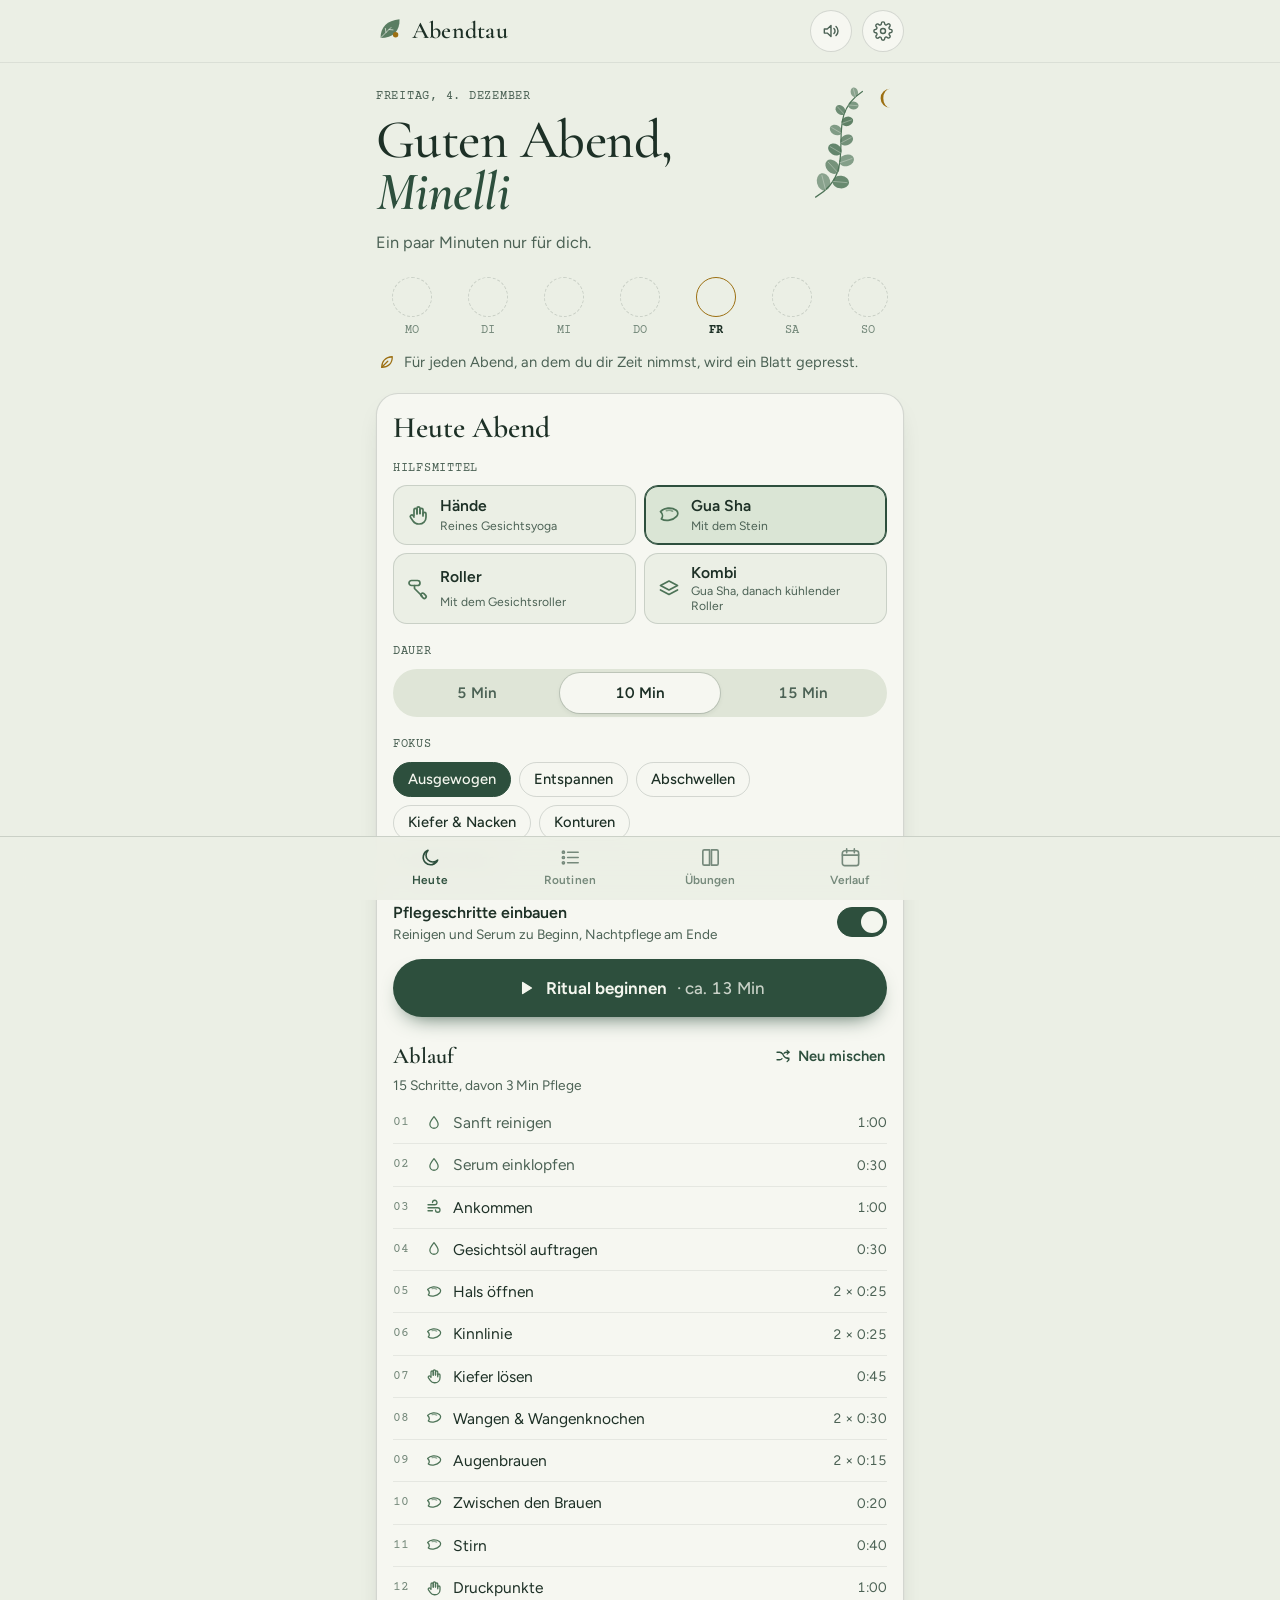
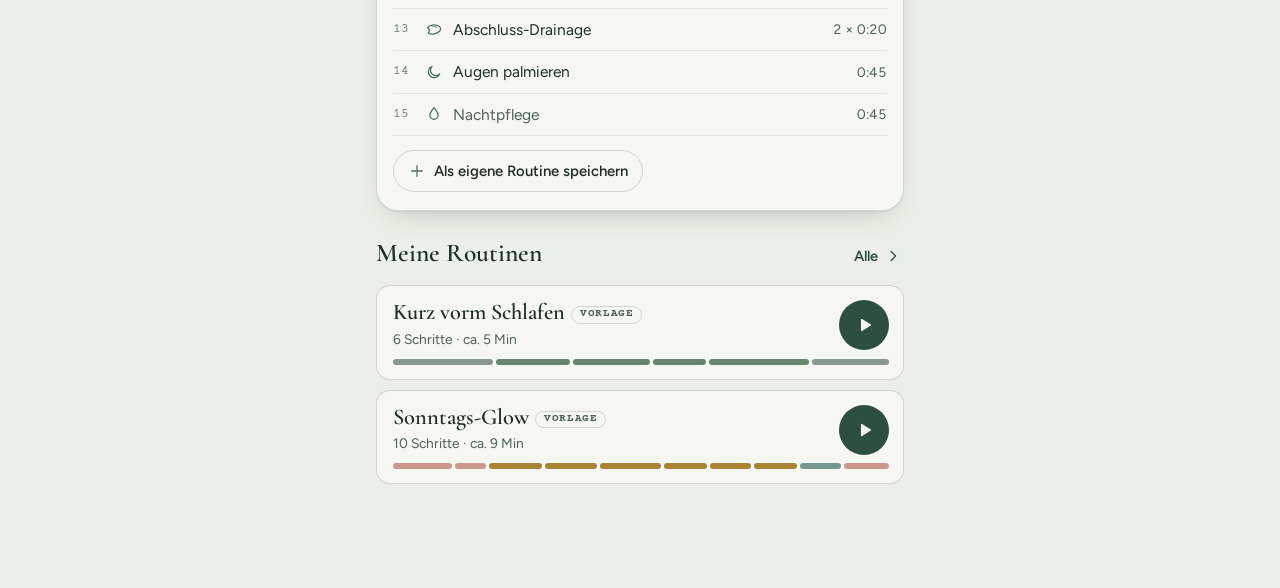
<file: index.html>
<!doctype html>
<html lang="de">
<head>
<meta charset="utf-8">
<meta name="viewport" content="width=device-width,initial-scale=1,viewport-fit=cover">
<meta name="description" content="Abendliche Gesichtsyoga-Routine mit Gua Sha und Gesichtsroller">
<meta name="theme-color" content="#EBEFE5" media="(prefers-color-scheme: light)">
<meta name="theme-color" content="#0D1712" media="(prefers-color-scheme: dark)">
<link rel="icon" href="data:image/svg+xml,%3Csvg xmlns='http://www.w3.org/2000/svg' viewBox='-2 -2 32 32'%3E%3Crect x='-2' y='-2' width='32' height='32' rx='8' fill='%23EBEFE5'/%3E%3Cpath d='M4.5 23C4.5 12.5 11 5.2 23.5 4.2c.6 11.6-6.4 18.8-19 18.8Z' fill='%234D7357'/%3E%3Cpath d='M4.5 23 15 12.5M10 17.5l-.6-4M13 14.5l4 .4' fill='none' stroke='%23F6F7F1' stroke-width='.9' stroke-linecap='round'/%3E%3Ccircle cx='19.6' cy='19.8' r='2.7' fill='%239C6F12'/%3E%3C/svg%3E">
<link rel="manifest" href="manifest.webmanifest">
<style>:root{color-scheme:light;padding-top:env(safe-area-inset-top,0px);padding-bottom:env(safe-area-inset-bottom,0px)}body{margin:0}img{max-width:100%}[hidden]{display:none!important}</style>
<title>Abendtau</title>
<link rel="preconnect" href="https://fonts.googleapis.com">
<link rel="preconnect" href="https://fonts.gstatic.com" crossorigin>
<link rel="stylesheet" href="https://fonts.googleapis.com/css2?family=Cormorant+Garamond:ital,wght@0,500;0,600;1,500;1,600&family=Courier+Prime&family=Figtree:wght@400;500;600;700&display=swap">
<style>
/* Layout: Herbarium-Mappe - gepresster Zweig im Kopf, Übungen als Etiketten-Bögen, der Player als botanische Tafel */
:root {
  --paper: #EBEFE5;
  --paper-glass: rgba(235, 239, 229, .9);
  --sheet: #F6F7F1;
  --sheet-2: #DFE5D7;
  --ink: #1D3026;
  --ink-2: #4C6255;
  --ink-3: #75897B;
  --leaf: #4D7357;
  --leaf-deep: #2D4F3D;
  --leaf-wash: #DAE5D5;
  --on-leaf: #F4F6EE;
  --pollen: #9C6F12;
  --bloom: #C6877F;
  --euca: #5E8780;
  --line: rgba(29, 48, 38, .16);
  --line-2: rgba(29, 48, 38, .08);
  --skin: #F8F0E8;
  --skin-line: #5F7365;
  --hair: #EADDBB;
  --hair-ln: #C7AC78;
  --brow: #9C7F5C;
  --iris: #7A5233;
  --pupil: #2B1D12;
  --freckle: #C38E70;
  --blush: #E3A398;
  --mouth: #A9665F;
  --veil: rgba(235, 239, 229, .9);
  --scrim: rgba(20, 32, 26, .38);
  --shadow: 0 1px 2px rgba(29, 48, 38, .06), 0 12px 28px -14px rgba(29, 48, 38, .28);
  --stone: #E5B2A8;
  --stone-hi: #FBE3DD;
  --stone-edge: #B57A70;
  --metal: #9F9C93;
  --font-display: "Cormorant Garamond", "Iowan Old Style", "Palatino Linotype", Palatino, Georgia, serif;
  --font-body: "Figtree", "Segoe UI", system-ui, -apple-system, Roboto, "Helvetica Neue", sans-serif;
  --font-label: "Courier Prime", "Courier New", ui-monospace, monospace;
  --r-lg: 22px;
  --r-md: 14px;
}
@media (prefers-color-scheme: dark) {
  :root:not([data-theme="light"]) {
    --paper: #0D1712; --paper-glass: rgba(13, 23, 18, .9); --sheet: #14221B; --sheet-2: #1C2E24;
    --ink: #E4EADC; --ink-2: #A8B9AA; --ink-3: #7F9385;
    --leaf: #8DB694; --leaf-deep: #8DB694; --leaf-wash: #1F3529; --on-leaf: #0D1712;
    --pollen: #D9B464; --bloom: #E0A9A1; --euca: #93BDB6;
    --line: rgba(228, 234, 220, .15); --line-2: rgba(228, 234, 220, .07);
    --skin: #1B2A22; --skin-line: #B7C7B9; --hair: #6D6346; --hair-ln: #A08E62; --brow: #A08B69; --iris: #BC9363; --pupil: #0D1712; --freckle: #8D6C56; --blush: #C98B84; --mouth: #5E3532;
    --veil: rgba(13, 23, 18, .88); --scrim: rgba(0, 0, 0, .55);
    --shadow: 0 1px 2px rgba(0, 0, 0, .35), 0 14px 32px -14px rgba(0, 0, 0, .7);
    --metal: #8D918A;
    color-scheme: dark;
  }
}
:root[data-theme="dark"] {
  --paper: #0D1712; --paper-glass: rgba(13, 23, 18, .9); --sheet: #14221B; --sheet-2: #1C2E24;
  --ink: #E4EADC; --ink-2: #A8B9AA; --ink-3: #7F9385;
  --leaf: #8DB694; --leaf-deep: #8DB694; --leaf-wash: #1F3529; --on-leaf: #0D1712;
  --pollen: #D9B464; --bloom: #E0A9A1; --euca: #93BDB6;
  --line: rgba(228, 234, 220, .15); --line-2: rgba(228, 234, 220, .07);
  --skin: #1B2A22; --skin-line: #B7C7B9; --hair: #6D6346; --hair-ln: #A08E62; --brow: #A08B69; --iris: #BC9363; --pupil: #0D1712; --freckle: #8D6C56; --blush: #C98B84; --mouth: #5E3532;
  --veil: rgba(13, 23, 18, .88); --scrim: rgba(0, 0, 0, .55);
  --shadow: 0 1px 2px rgba(0, 0, 0, .35), 0 14px 32px -14px rgba(0, 0, 0, .7);
  --metal: #8D918A;
  color-scheme: dark;
}
:root[data-stone="jade"] { --stone: #94C3A0; --stone-hi: #DCF0E0; --stone-edge: #5A9069; }
:root[data-stone="amethyst"] { --stone: #BCA6D8; --stone-hi: #ECE3F6; --stone-edge: #8268A8; }

/* ---------- Grundlagen ---------- */
* { box-sizing: border-box; }
html { -webkit-text-size-adjust: 100%; }
html, body { background: var(--paper); color: var(--ink); }
body { font-family: var(--font-body); font-size: 16px; line-height: 1.5; -webkit-font-smoothing: antialiased; }
html.locked, html.locked body { overflow: hidden; }
button { font: inherit; color: inherit; cursor: pointer; -webkit-tap-highlight-color: transparent; }
button:disabled { cursor: default; opacity: .45; }
input, select, textarea { font: inherit; color: inherit; }
:focus-visible { outline: 2px solid var(--pollen); outline-offset: 2px; }
.ic { display: inline-block; flex: none; vertical-align: middle; }
.sr { position: absolute; width: 1px; height: 1px; overflow: hidden; clip: rect(0 0 0 0); white-space: nowrap; }
h1, h2, h3 { text-wrap: balance; }

.wrap { max-width: 560px; margin-inline: auto; padding-inline: 16px; padding-block: 0 calc(104px + env(safe-area-inset-bottom, 0px)); }

/* ---------- Kopfzeile ---------- */
.topbar { position: sticky; top: env(safe-area-inset-top, 0px); z-index: 20; background: var(--paper-glass); -webkit-backdrop-filter: blur(10px); backdrop-filter: blur(10px); border-bottom: 1px solid var(--line-2); }
.topbar-in { max-width: 560px; margin-inline: auto; padding: 10px 16px; display: flex; align-items: center; gap: 10px; }
.brand { display: flex; align-items: center; gap: 8px; margin-right: auto; font-family: var(--font-display); font-weight: 600; font-size: 1.5rem; line-height: 1; letter-spacing: .01em; color: var(--ink); }
.brand .mark { width: 28px; height: 28px; }
.icon-btn { width: 42px; height: 42px; display: grid; place-items: center; border-radius: 999px; border: 1px solid var(--line); background: var(--sheet); color: var(--ink-2); padding: 0; }
.icon-btn .ic { width: 20px; height: 20px; }
.icon-btn.sound[aria-pressed="false"] { color: var(--ink-3); background: transparent; border-style: dashed; }

/* ---------- Heute ---------- */
.hero { display: grid; grid-template-columns: minmax(0, 1fr) 104px; gap: 6px; align-items: end; padding-block: 24px 4px; }
.eyebrow { font-family: var(--font-label); font-size: .78rem; letter-spacing: .06em; text-transform: uppercase; color: var(--ink-2); margin: 0 0 8px; }
.greet { font-family: var(--font-display); font-weight: 500; font-size: clamp(2.5rem, 11vw, 3.4rem); line-height: .96; margin: 0; letter-spacing: -.01em; }
.greet em { display: block; font-style: italic; font-weight: 600; color: var(--leaf-deep); }
.phrase { margin: 12px 0 0; color: var(--ink-2); font-size: 1.02rem; }
.hero-art { align-self: start; width: 104px; margin-top: -6px; }
.hero-art .sprig { width: 100%; height: auto; display: block; }

.week { margin-block: 18px 20px; }
.week-row { display: grid; grid-template-columns: repeat(7, minmax(0, 1fr)); gap: 4px; }
.day { display: flex; flex-direction: column; align-items: center; gap: 5px; font-family: var(--font-label); font-size: .72rem; letter-spacing: .04em; text-transform: uppercase; color: var(--ink-3); }
.pod { width: 40px; height: 40px; border-radius: 999px; border: 1px dashed var(--line); display: grid; place-items: center; }
.pod .leaf { width: 26px; height: 26px; }
.day.done .pod { border: 1px solid transparent; background: var(--leaf-wash); }
.day.today { color: var(--ink); font-weight: 700; }
.day.today .pod { border: 1.5px solid var(--pollen); }
.week-note { margin: 12px 2px 0; display: flex; align-items: center; gap: 8px; font-size: .92rem; color: var(--ink-2); }
.week-note .ic { width: 18px; height: 18px; color: var(--pollen); }
.week-note b { color: var(--ink); font-weight: 600; }

.card { background: var(--sheet); border: 1px solid var(--line); border-radius: var(--r-lg); padding: 18px 16px; box-shadow: var(--shadow); }
.h2 { font-family: var(--font-display); font-weight: 600; font-size: 1.85rem; line-height: 1.05; margin: 0 0 16px; }
.field { display: grid; gap: 8px; margin-bottom: 18px; min-width: 0; }
.field-label { font-family: var(--font-label); font-size: .76rem; letter-spacing: .06em; text-transform: uppercase; color: var(--ink-2); }
.hint { margin: 0; font-size: .87rem; color: var(--ink-2); }

.tool-grid { display: grid; grid-template-columns: repeat(2, minmax(0, 1fr)); gap: 8px; }
.tool { display: grid; grid-template-columns: 26px minmax(0, 1fr); column-gap: 8px; align-items: center; text-align: left; min-height: 60px; padding: 10px 12px; border-radius: var(--r-md); border: 1px solid var(--line); background: var(--paper); color: var(--ink); }
.tool .ic { grid-row: span 2; width: 24px; height: 24px; color: var(--leaf); }
.tool b { font-weight: 600; font-size: .98rem; line-height: 1.2; }
.tool small { font-size: .76rem; line-height: 1.25; color: var(--ink-2); }
.tool[aria-pressed="true"] { background: var(--leaf-wash); border-color: var(--leaf-deep); box-shadow: inset 0 0 0 1px var(--leaf-deep); }

.seg { display: grid; grid-template-columns: repeat(3, minmax(0, 1fr)); gap: 4px; padding: 4px; border-radius: 999px; background: var(--sheet-2); }
.seg.four { grid-template-columns: repeat(4, minmax(0, 1fr)); }
.seg button { border: 0; background: transparent; border-radius: 999px; padding: 9px 4px; font-weight: 600; font-size: .95rem; color: var(--ink-2); font-variant-numeric: tabular-nums; }
.seg button[aria-pressed="true"] { background: var(--sheet); color: var(--ink); box-shadow: 0 0 0 1px var(--line), 0 2px 6px -2px var(--line); }

.chips { display: flex; flex-wrap: wrap; gap: 8px; }
.chips.scroll { flex-wrap: nowrap; overflow-x: auto; margin-inline: -16px; padding: 2px 16px 4px; scrollbar-width: none; -webkit-overflow-scrolling: touch; }
.chips.scroll::-webkit-scrollbar { display: none; }
.chips.scroll .chip { flex: none; }
.chip { border: 1px solid var(--line); background: transparent; color: var(--ink); border-radius: 999px; padding: 8px 14px; font-size: .92rem; font-weight: 500; line-height: 1.2; display: inline-flex; align-items: center; gap: 6px; }
.chip .ic { width: 16px; height: 16px; }
.chip[aria-pressed="true"] { background: var(--leaf-deep); border-color: var(--leaf-deep); color: var(--on-leaf); }

.switch-row { display: flex; align-items: center; justify-content: space-between; gap: 14px; padding: 12px 0; border-top: 1px solid var(--line-2); cursor: pointer; }
.switch-row + .switch-row { border-top: 1px solid var(--line-2); }
.switch-row b { display: block; font-weight: 600; }
.switch-row small { display: block; color: var(--ink-2); font-size: .85rem; line-height: 1.35; }
.switch { appearance: none; -webkit-appearance: none; flex: none; position: relative; width: 50px; height: 30px; margin: 0; border-radius: 999px; background: var(--sheet-2); border: 1px solid var(--line); transition: background .2s, border-color .2s; cursor: pointer; }
.switch::after { content: ""; position: absolute; top: 3px; left: 3px; width: 22px; height: 22px; border-radius: 999px; background: var(--ink-3); transition: transform .2s, background .2s; }
.switch:checked { background: var(--leaf-deep); border-color: var(--leaf-deep); }
.switch:checked::after { transform: translateX(20px); background: var(--on-leaf); }

.btn-primary { width: 100%; min-height: 58px; display: flex; align-items: center; justify-content: center; gap: 10px; border: 0; border-radius: 999px; padding: 0 22px; background: var(--leaf-deep); color: var(--on-leaf); font-weight: 650; font-size: 1.06rem; box-shadow: 0 10px 22px -12px var(--leaf-deep); }
.btn-primary .ic { width: 20px; height: 20px; }
.btn-primary .sub { font-weight: 500; opacity: .78; font-variant-numeric: tabular-nums; }
.btn-ghost { display: inline-flex; align-items: center; justify-content: center; gap: 8px; min-height: 42px; padding: 8px 14px; border: 1px solid var(--line); border-radius: 999px; background: transparent; color: var(--ink); font-size: .93rem; font-weight: 550; }
.btn-ghost .ic { width: 18px; height: 18px; color: var(--leaf); }
.btn-ghost.danger { color: var(--mouth); }
.btn-ghost.danger .ic { color: var(--mouth); }
.btn-text { display: inline-flex; align-items: center; gap: 6px; border: 0; background: none; padding: 6px 2px; color: var(--leaf-deep); font-weight: 600; font-size: .92rem; }
.btn-text .ic { width: 18px; height: 18px; }
.start-row { margin-top: 4px; }

.plan { margin-top: 22px; }
.plan-head { display: flex; align-items: center; justify-content: space-between; gap: 10px; margin-bottom: 2px; }
.plan-head .btn-text { white-space: nowrap; }
.plan-meta { margin: 0 0 6px; font-size: .86rem; color: var(--ink-2); }
.plan-head h3 { margin: 0; font-family: var(--font-display); font-weight: 600; font-size: 1.4rem; line-height: 1.1; }
.plan-head .meta { display: block; font-family: var(--font-body); font-size: .85rem; font-weight: 400; color: var(--ink-2); }
.plan-list { list-style: none; margin: 0; padding: 0; }
.plan-list li { display: grid; grid-template-columns: 24px 20px minmax(0, 1fr) auto; align-items: center; gap: 8px; padding: 9px 0; border-bottom: 1px solid var(--line-2); }
.plan-list .n { font-family: var(--font-label); font-size: .8rem; color: var(--ink-3); font-variant-numeric: tabular-nums; }
.plan-list .ic { width: 18px; height: 18px; color: var(--leaf); }
.plan-list .nm { min-width: 0; padding: 0; border: 0; background: none; text-align: left; font-size: .97rem; color: var(--ink); overflow-wrap: anywhere; }
.plan-list .t { font-size: .86rem; color: var(--ink-2); font-variant-numeric: tabular-nums; white-space: nowrap; }
.plan-list li.care .nm { color: var(--ink-2); }
.plan-actions { display: flex; flex-wrap: wrap; gap: 8px; margin-top: 14px; }

.section { margin-top: 28px; }
.section-head { display: flex; align-items: baseline; justify-content: space-between; gap: 10px; margin-bottom: 12px; }
.section-head h2 { margin: 0; font-family: var(--font-display); font-weight: 600; font-size: 1.6rem; line-height: 1.1; }

/* ---------- Seitenköpfe ---------- */
.page-head { padding-block: 24px 14px; }
.page-head h1 { margin: 0; font-family: var(--font-display); font-weight: 600; font-size: 2.4rem; line-height: 1.02; }
.page-head p { margin: 8px 0 0; color: var(--ink-2); max-width: 60ch; }

/* ---------- Routinen ---------- */
.routines { display: grid; gap: 10px; }
.routine-card { display: grid; grid-template-columns: minmax(0, 1fr) auto; gap: 8px 12px; align-items: center; padding: 14px 14px 14px 16px; border: 1px solid var(--line); border-radius: var(--r-md); background: var(--sheet); }
.routine-card h3 { margin: 0 0 2px; font-family: var(--font-display); font-weight: 600; font-size: 1.4rem; line-height: 1.1; overflow-wrap: anywhere; }
.routine-card .meta { font-size: .86rem; color: var(--ink-2); }
.routine-card .row { grid-column: 1 / -1; display: flex; flex-wrap: wrap; gap: 8px; }
.cat-strip { grid-column: 1 / -1; display: flex; gap: 3px; height: 6px; }
.cat-strip span { border-radius: 99px; background: var(--leaf); opacity: .85; }
.cat-strip span.c-guasha { background: var(--pollen); }
.cat-strip span.c-roller { background: var(--euca); }
.cat-strip span.c-pflege { background: var(--bloom); }
.cat-strip span.c-ankommen, .cat-strip span.c-abschluss { background: var(--ink-3); }
.pill { display: inline-block; margin-left: 6px; padding: 2px 8px; border: 1px solid var(--line); border-radius: 999px; font-family: var(--font-label); font-size: .66rem; letter-spacing: .06em; text-transform: uppercase; color: var(--ink-2); vertical-align: middle; }
.play-btn { width: 50px; height: 50px; display: grid; place-items: center; padding: 0; border: 0; border-radius: 999px; background: var(--leaf-deep); color: var(--on-leaf); }
.play-btn .ic { width: 20px; height: 20px; margin-left: 2px; }
.empty { padding: 22px 18px; border: 1px dashed var(--line); border-radius: var(--r-md); color: var(--ink-2); text-align: center; }
.empty p { margin: 0 0 12px; }

/* ---------- Übungen ---------- */
.filters { display: grid; gap: 10px; margin-bottom: 18px; }
.specimens { display: grid; grid-template-columns: repeat(2, minmax(0, 1fr)); gap: 12px; }
@media (min-width: 520px) { .specimens { grid-template-columns: repeat(3, minmax(0, 1fr)); } }
.specimen { display: flex; flex-direction: column; min-width: 0; padding: 0; text-align: left; border: 1px solid var(--line); border-radius: 6px; background: var(--sheet); color: var(--ink); overflow: hidden; }
.specimen .mount { display: block; position: relative; aspect-ratio: 1 / 1; max-width: 100%; background: var(--paper); border-bottom: 1px solid var(--line); }
.specimen .mount svg { position: absolute; inset: 4px; width: calc(100% - 8px); height: calc(100% - 8px); }
.specimen .label { display: grid; gap: 3px; padding: 8px 10px 11px; }
.latin { font-family: var(--font-label); font-size: .72rem; line-height: 1.25; color: var(--ink-2); overflow-wrap: anywhere; }
.specimen .nm { font-family: var(--font-display); font-weight: 600; font-size: 1.18rem; line-height: 1.08; }
.specimen .meta { display: flex; align-items: center; gap: 6px; font-size: .78rem; color: var(--ink-2); font-variant-numeric: tabular-nums; }
.specimen .meta .ic { width: 15px; height: 15px; color: var(--leaf); }
.count-note { margin: -6px 0 12px; font-size: .86rem; color: var(--ink-2); }

.know { margin-top: 30px; display: grid; gap: 8px; }
.know h2 { margin: 0 0 6px; font-family: var(--font-display); font-weight: 600; font-size: 1.6rem; }
details.acc { border: 1px solid var(--line); border-radius: var(--r-md); background: var(--sheet); }
details.acc summary { list-style: none; display: flex; align-items: center; gap: 10px; padding: 14px 16px; font-weight: 600; cursor: pointer; }
details.acc summary::-webkit-details-marker { display: none; }
details.acc summary .ic { width: 20px; height: 20px; color: var(--leaf); }
details.acc summary::after { content: ""; margin-left: auto; width: 8px; height: 8px; border-right: 1.6px solid var(--ink-2); border-bottom: 1.6px solid var(--ink-2); transform: rotate(45deg); transition: transform .2s; }
details.acc[open] summary::after { transform: rotate(-135deg); }
details.acc ul { margin: 0; padding: 0 18px 16px 46px; display: grid; gap: 7px; font-size: .95rem; color: var(--ink-2); }

/* ---------- Verlauf ---------- */
.stats { display: grid; grid-template-columns: repeat(2, minmax(0, 1fr)); gap: 10px; margin-bottom: 16px; }
@media (min-width: 500px) { .stats { grid-template-columns: repeat(4, minmax(0, 1fr)); } }
.stat { padding: 12px 14px; border: 1px solid var(--line); border-radius: var(--r-md); background: var(--sheet); min-width: 0; }
.stat b { display: block; font-family: var(--font-display); font-size: 2.2rem; font-weight: 600; line-height: 1; font-variant-numeric: lining-nums tabular-nums; }
.stat span { font-size: .8rem; color: var(--ink-2); }
.stat.hl b { color: var(--pollen); }
.cal { padding: 14px 12px 16px; }
.cal-head { display: flex; align-items: center; justify-content: space-between; gap: 8px; margin-bottom: 10px; }
.cal-head h2 { margin: 0; font-family: var(--font-display); font-weight: 600; font-size: 1.55rem; }
.cal-grid { display: grid; grid-template-columns: repeat(7, minmax(0, 1fr)); gap: 4px; }
.cal-dow { text-align: center; padding-block: 2px 4px; font-family: var(--font-label); font-size: .7rem; text-transform: uppercase; color: var(--ink-3); }
.cal-day { position: relative; aspect-ratio: 1 / 1; max-width: 100%; display: grid; place-items: center; padding: 0; border: 0; border-radius: 10px; background: transparent; color: var(--ink-2); font-size: .86rem; font-variant-numeric: tabular-nums; }
.cal-day.blank { visibility: hidden; }
.cal-day .num { line-height: 1; }
.cal-day.has .num { position: absolute; top: 4px; left: 5px; font-size: .66rem; color: var(--ink-2); }
.cal-day .leaf { width: 66%; height: 66%; }
.cal-day.today { box-shadow: inset 0 0 0 1.5px var(--pollen); color: var(--ink); font-weight: 700; }
.cal-day.sel { background: var(--leaf-wash); }
.cal-day.future { opacity: .4; }
.legend { display: flex; flex-wrap: wrap; gap: 6px 14px; margin-top: 12px; font-size: .8rem; color: var(--ink-2); }
.legend span { display: inline-flex; align-items: center; gap: 5px; }
.legend .leaf { width: 18px; height: 18px; }
.daydetail { margin-top: 14px; }
.daydetail h3 { margin: 0 0 10px; font-family: var(--font-display); font-weight: 600; font-size: 1.35rem; }
.entry { display: grid; grid-template-columns: 34px minmax(0, 1fr) auto; gap: 10px; align-items: start; padding: 10px 0; border-top: 1px solid var(--line-2); }
.entry .leaf { width: 32px; height: 32px; }
.entry b { display: block; font-weight: 600; }
.entry small { display: block; color: var(--ink-2); font-size: .85rem; }
.entry .note { margin: 6px 0 0; font-size: .92rem; color: var(--ink); font-style: italic; }
.mini-btn { width: 36px; height: 36px; display: grid; place-items: center; padding: 0; border: 1px solid var(--line); border-radius: 999px; background: transparent; color: var(--ink-2); }
.mini-btn .ic { width: 17px; height: 17px; }
.confirm-row { display: flex; flex-wrap: wrap; gap: 8px; align-items: center; margin-top: 8px; font-size: .92rem; }
.addform { display: grid; gap: 12px; margin-top: 12px; padding-top: 12px; border-top: 1px solid var(--line-2); }

/* ---------- Leaf-Icons & Zweig ---------- */
.leaf .lf { fill: var(--leaf); fill-opacity: .92; }
.leaf.k-guasha .lf { fill: var(--pollen); }
.leaf.k-roller .lf { fill: var(--euca); }
.leaf.k-kombi .lf { fill: var(--bloom); }
.leaf .lv { fill: none; stroke: var(--sheet); stroke-width: .9; stroke-linecap: round; opacity: .75; }
.leaf .ls { fill: none; stroke: var(--leaf); stroke-width: 1.3; stroke-linecap: round; }
.leaf.k-guasha .ls { stroke: var(--pollen); }
.leaf.k-roller .ls { stroke: var(--euca); }
.leaf.k-kombi .ls { stroke: var(--bloom); }
.sprig .sp-stem { fill: none; stroke: var(--leaf); stroke-width: 1.4; stroke-linecap: round; }
.sprig .sp-leaf { fill: var(--leaf); }
.sprig .sp-vein { fill: none; stroke: var(--paper); stroke-width: .7; stroke-linecap: round; opacity: .6; }
.sprig .sp-moon { fill: var(--pollen); }

/* ---------- Gesicht ---------- */
.face-svg { overflow: hidden; }
.face-svg .sk { fill: var(--skin); stroke: var(--skin-line); stroke-width: 1.5; stroke-linejoin: round; }
.face-svg .ln { fill: none; stroke: var(--skin-line); stroke-width: 1.5; stroke-linecap: round; stroke-linejoin: round; }
.face-svg .soft { stroke-width: 1.15; opacity: .72; }
.face-svg .hair { fill: var(--hair); stroke: var(--skin-line); stroke-width: 1.3; stroke-linejoin: round; }
.face-svg .hair-ln { fill: none; stroke: var(--hair-ln); stroke-width: 1.05; stroke-linecap: round; opacity: .85; }
.face-svg .brow { fill: var(--brow); }
.face-svg .freckles circle { fill: var(--freckle); opacity: .55; }
.face-svg .iris .pupil { fill: var(--pupil); }
.face-svg .iris .glint { fill: #fff; opacity: .85; }
.face-svg .blush { fill: var(--blush); opacity: .3; }
.face-svg .sp-leaf { fill: var(--leaf); }
.face-svg .eye-w { fill: var(--skin); stroke: var(--skin-line); stroke-width: 1.4; }
.face-svg .iris circle { fill: var(--iris); }
.face-svg .lips { fill: var(--blush); fill-opacity: .42; stroke: var(--skin-line); stroke-width: 1.4; }
.face-svg .lionmouth { fill: var(--mouth); stroke: var(--skin-line); stroke-width: 1.4; }
.face-svg .tongue { fill: var(--blush); }
.face-svg .puff { fill: var(--skin); stroke: var(--skin-line); stroke-width: 1.2; }
.face-svg .finger-o { fill: none; stroke: var(--skin-line); stroke-width: 9.6; stroke-linecap: round; }
.face-svg .finger { fill: none; stroke: var(--skin); stroke-width: 7; stroke-linecap: round; }
.face-svg .palm { fill: var(--skin); stroke: var(--skin-line); stroke-width: 1.4; }
.face-svg .mouth, .face-svg .eyes, .face-svg .puff, .face-svg .vfingers, .face-svg .palms { opacity: 0; transition: opacity .35s ease; }
.face-svg .m-neutral, .face-svg .e-closed { opacity: 1; }
.face-svg[data-mouth] .m-neutral { opacity: 0; }
.face-svg[data-mouth="o"] .m-o, .face-svg[data-mouth="osmile"] .m-osmile, .face-svg[data-mouth="fish"] .m-fish,
.face-svg[data-mouth="kiss"] .m-kiss, .face-svg[data-mouth="lion"] .m-lion, .face-svg[data-mouth="puff"] .m-puff { opacity: 1; }
.face-svg[data-eyes] .e-closed { opacity: 0; }
.face-svg[data-eyes] .e-open { opacity: 1; }
.face-svg .iris { transition: transform .35s ease; }
.face-svg[data-eyes="up"] .iris { transform: translateY(-2.2px); }
.face-svg[data-hands="v"] .vfingers, .face-svg[data-hands="palms"] .palms, .face-svg[data-puff] .puff { opacity: 1; }

/* Overlay: Bahnen, Hilfsmittel, Zonen */
.face-svg .guide { fill: none; stroke: var(--leaf); stroke-width: 1.4; stroke-dasharray: 1.6 4.2; stroke-linecap: round; opacity: .7; }
.face-svg .trail { fill: none; stroke: var(--pollen); stroke-width: 3.4; stroke-linecap: round; opacity: .95; }
.face-svg .tpath { fill: none; stroke: var(--pollen); stroke-width: 2.6; stroke-linecap: round; }
.face-svg .zone { fill: var(--bloom); filter: url(#soft); }
.face-svg .zarrow { fill: none; stroke: var(--leaf-deep); stroke-width: 1.8; stroke-linecap: round; }
.face-svg .guide-ring { fill: none; stroke: var(--leaf); stroke-width: 1.2; stroke-dasharray: 1.6 3.4; opacity: .7; }
.face-svg .behind { opacity: .55; }
.face-svg .tap-ring, .face-svg .pt-ring { fill: none; stroke: var(--pollen); stroke-width: 1.6; }
.face-svg .pt-dot { fill: var(--sheet); stroke: var(--leaf-deep); stroke-width: 1.6; }
.face-svg .pt-ghost { fill: var(--leaf); opacity: .4; }
.face-svg .mk-stone { fill: url(#g-stone); stroke: var(--stone-edge); stroke-width: 1; }
.face-svg .mk-shine { fill: none; stroke: rgba(255, 255, 255, .75); stroke-width: 1.2; stroke-linecap: round; }
.face-svg .mk-handle { fill: none; stroke: var(--metal); stroke-width: 2.4; stroke-linecap: round; }
.face-svg .mk-tip { fill: var(--sheet); stroke: var(--leaf-deep); stroke-width: 1.6; }
.face-svg .mk-dot { fill: var(--leaf-deep); opacity: .45; }
.face-svg .br-fill { fill: var(--leaf-wash); opacity: .55; }
.face-svg .br-ring { fill: none; stroke: var(--leaf); stroke-width: 1.6; }
.face-svg .drop { fill: var(--pollen); }
.face-svg .glow { fill: var(--pollen); opacity: 0; filter: url(#soft); }
.face-svg .warm { fill: var(--pollen); opacity: .2; filter: url(#soft); }
.s-hi { stop-color: var(--stone-hi); }
.s-lo { stop-color: var(--stone); }
.arr-head { fill: none; stroke: var(--leaf-deep); stroke-width: 1.6; stroke-linecap: round; stroke-linejoin: round; }

/* ---------- Bottom Sheets ---------- */
.sheet-wrap { position: fixed; inset: 0; z-index: 60; display: flex; align-items: flex-end; justify-content: center; background: var(--scrim); animation: fade .2s ease; }
.sheet { width: 100%; max-width: 560px; max-height: calc(100% - 20px - env(safe-area-inset-top, 0px)); overflow: auto; overscroll-behavior: contain; background: var(--sheet); color: var(--ink); border-radius: 22px 22px 0 0; padding: 6px 16px calc(22px + env(safe-area-inset-bottom, 0px)); box-shadow: 0 -12px 40px -10px rgba(0, 0, 0, .35); animation: rise .28s cubic-bezier(.2, .8, .2, 1); }
.sheet-grip { width: 42px; height: 4px; margin: 6px auto 4px; border-radius: 99px; background: var(--line); }
.sheet-head { position: sticky; top: -6px; z-index: 3; display: flex; align-items: center; justify-content: space-between; gap: 12px; padding-block: 10px 10px; background: var(--sheet); }
.sheet-head h2 { margin: 0; font-family: var(--font-display); font-weight: 600; font-size: 1.7rem; line-height: 1.05; min-width: 0; }
@media (min-width: 640px) { .sheet-wrap { align-items: center; padding: 20px; } .sheet { border-radius: 22px; max-height: 90vh; } }
@keyframes fade { from { opacity: 0; } }
@keyframes rise { from { transform: translateY(40px); opacity: 0; } }

.ex-stage { position: relative; height: min(44vh, 330px); margin: 2px 0 14px; border-radius: 16px; background: var(--paper); border: 1px solid var(--line-2); }
.ex-stage .illus { position: absolute; inset: 10px; }
.ex-stage .illus svg { width: 100%; height: 100%; }
.ex-stage .badge { position: absolute; left: 10px; top: 10px; }
.badge .ic { width: 14px; height: 14px; }
.badge { display: inline-flex; align-items: center; gap: 6px; padding: 4px 10px; border-radius: 999px; background: var(--sheet); border: 1px solid var(--line); font-family: var(--font-label); font-size: .72rem; letter-spacing: .04em; text-transform: uppercase; color: var(--ink-2); }
.ex-tagline { margin: 0 0 4px; }
.ex-title { margin: 0; font-family: var(--font-display); font-weight: 600; font-size: 2rem; line-height: 1.04; }
.ex-meta { display: flex; flex-wrap: wrap; gap: 6px; margin: 10px 0 2px; }
.ex-meta .chip { padding: 5px 11px; font-size: .84rem; cursor: default; }
.ex-short { margin: 12px 0 0; font-size: 1.05rem; }
.steps { margin: 12px 0 0; padding-left: 1.5rem; display: grid; gap: 8px; }
.steps li::marker { font-family: var(--font-label); color: var(--pollen); font-weight: 700; }
.tipbox { display: flex; gap: 10px; margin-top: 16px; padding: 12px 14px; border-radius: 12px; background: var(--leaf-wash); font-size: .95rem; }
.tipbox .ic { width: 20px; height: 20px; color: var(--leaf-deep); margin-top: 1px; }
.ex-actions { display: grid; grid-template-columns: repeat(2, minmax(0, 1fr)); gap: 10px; margin-top: 18px; }
.ex-actions .btn-primary { min-height: 48px; font-size: .98rem; }
.ex-actions .btn-ghost { min-height: 48px; }

.list-btn { width: 100%; display: flex; align-items: center; gap: 12px; padding: 12px 4px; border: 0; border-bottom: 1px solid var(--line-2); background: none; text-align: left; color: var(--ink); }
.list-btn .ic { width: 20px; height: 20px; color: var(--leaf); }
.list-btn span { flex: 1; min-width: 0; }
.list-btn small { display: block; color: var(--ink-2); font-size: .84rem; }
.list-btn .add { color: var(--leaf-deep); }

/* Editor */
.ed-list { list-style: none; margin: 0 0 12px; padding: 0; }
.ed-row { padding: 10px 0 12px; border-bottom: 1px solid var(--line-2); display: grid; gap: 8px; }
.ed-top { display: grid; grid-template-columns: 24px minmax(0, 1fr); gap: 8px; align-items: baseline; }
.ed-top .n { font-family: var(--font-label); font-size: .8rem; color: var(--ink-3); }
.ed-top b { font-weight: 600; overflow-wrap: anywhere; }
.ed-top small { color: var(--ink-2); font-size: .84rem; margin-left: 6px; }
.ed-bottom { display: flex; align-items: center; justify-content: space-between; gap: 8px; padding-left: 32px; flex-wrap: wrap; }
.stepper { display: inline-flex; align-items: center; gap: 4px; padding: 3px; border: 1px solid var(--line); border-radius: 999px; }
.stepper button { width: 32px; height: 32px; display: grid; place-items: center; padding: 0; border: 0; border-radius: 999px; background: var(--sheet-2); color: var(--ink); }
.stepper button .ic { width: 16px; height: 16px; }
.stepper output { min-width: 4.6em; text-align: center; font-size: .9rem; font-variant-numeric: tabular-nums; }
.ed-move { display: inline-flex; gap: 6px; }
.text-in { width: 100%; padding: 12px 14px; border: 1px solid var(--line); border-radius: 12px; background: var(--paper); color: var(--ink); }
textarea.text-in { min-height: 84px; resize: vertical; }
select.text-in { appearance: auto; }
.sheet-foot { position: sticky; bottom: calc(-22px - env(safe-area-inset-bottom, 0px)); display: flex; align-items: center; gap: 12px; margin: 14px -16px calc(-22px - env(safe-area-inset-bottom, 0px)); padding: 12px 16px calc(14px + env(safe-area-inset-bottom, 0px)); background: var(--sheet); border-top: 1px solid var(--line); }
.sheet-foot .tot { flex: 1; font-size: .9rem; color: var(--ink-2); }
.sheet-foot .tot b { display: block; color: var(--ink); font-size: 1.05rem; font-variant-numeric: tabular-nums; }
.sheet-foot .btn-primary { width: auto; min-height: 48px; padding: 0 26px; }
.search { margin-bottom: 8px; }
.group-label { margin: 16px 0 2px; font-family: var(--font-label); font-size: .74rem; letter-spacing: .06em; text-transform: uppercase; color: var(--ink-2); }

/* Einstellungen */
.set-group { padding-block: 14px 6px; border-top: 1px solid var(--line-2); }
.set-group:first-of-type { border-top: 0; }
.set-group h3 { margin: 0 0 10px; font-family: var(--font-display); font-weight: 600; font-size: 1.3rem; }
.range-row { display: grid; grid-template-columns: minmax(0, 1fr) auto; gap: 4px 12px; align-items: center; padding-block: 8px; }
.range-row input[type="range"] { grid-column: 1 / -1; width: 100%; accent-color: var(--leaf-deep); }
.range-row output { font-size: .88rem; color: var(--ink-2); font-variant-numeric: tabular-nums; }
.btn-row { display: flex; flex-wrap: wrap; gap: 8px; margin-block: 8px; }
.notice { padding: 10px 12px; border-radius: 12px; background: var(--leaf-wash); font-size: .9rem; color: var(--ink); }
.fine { margin: 18px 0 0; font-size: .82rem; color: var(--ink-2); }

/* ---------- Tabbar ---------- */
.tabbar { position: fixed; left: 0; right: 0; bottom: 0; z-index: 30; padding-bottom: env(safe-area-inset-bottom, 0px); background: var(--paper-glass); -webkit-backdrop-filter: blur(12px); backdrop-filter: blur(12px); border-top: 1px solid var(--line); }
.tabbar-in { max-width: 560px; margin-inline: auto; display: grid; grid-template-columns: repeat(4, minmax(0, 1fr)); }
.tab { display: grid; justify-items: center; gap: 3px; padding: 9px 2px 10px; border: 0; background: none; color: var(--ink-3); font-size: .74rem; font-weight: 600; letter-spacing: .01em; }
.tab .ic { width: 23px; height: 23px; }
.tab[aria-current="page"] { color: var(--leaf-deep); }

.toast { position: fixed; left: 50%; bottom: calc(86px + env(safe-area-inset-bottom, 0px)); z-index: 90; transform: translateX(-50%); max-width: calc(100% - 32px); padding: 10px 18px; border-radius: 999px; background: var(--ink); color: var(--paper); font-size: .92rem; box-shadow: var(--shadow); animation: fade .2s ease; }

/* ---------- Player ---------- */
.player { position: fixed; inset: 0; z-index: 50; display: grid; grid-template-rows: auto minmax(110px, 1fr) auto auto auto; padding: calc(env(safe-area-inset-top, 0px) + 8px) 16px calc(env(safe-area-inset-bottom, 0px) + 10px); background: var(--paper); color: var(--ink); overflow: hidden; }
.player > * { width: 100%; max-width: 560px; margin-inline: auto; }
.pl-top { display: grid; grid-template-columns: 42px minmax(0, 1fr) 42px; align-items: center; gap: 12px; }
.pl-progress { display: flex; gap: 3px; height: 5px; }
.pl-progress span { position: relative; overflow: hidden; border-radius: 99px; background: var(--line); }
.pl-progress i { position: absolute; inset: 0 auto 0 0; width: 0; background: var(--leaf-deep); border-radius: 99px; }
.pl-stage { position: relative; min-height: 0; margin-block: 8px 4px; }
.pl-stage::before { content: ""; position: absolute; left: 50%; top: 50%; height: min(96%, calc(100vw - 32px), 540px); aspect-ratio: 1 / 1; max-width: 100%; transform: translate(-50%, -50%); border-radius: 50%; background: var(--sheet); border: 1px solid var(--line-2); }
.pl-illus { position: absolute; inset: 0; }
.pl-illus svg { width: 100%; height: 100%; }
.pl-side { position: absolute; left: 50%; bottom: 2px; transform: translateX(-50%); white-space: nowrap; }
.pl-side.switch { background: var(--pollen); color: var(--paper); border-color: var(--pollen); }
.pl-prep { position: absolute; inset: 0; display: grid; place-content: center; justify-items: center; gap: 4px; padding: 16px; text-align: center; background: var(--veil); border-radius: 18px; animation: fade .25s ease; }
.pl-prep .eyebrow { margin: 0; }
.pl-prep h3 { margin: 0; font-family: var(--font-display); font-weight: 600; font-size: 2rem; line-height: 1.05; }
.pl-prep .count { font-family: var(--font-display); font-size: 4.2rem; line-height: 1; color: var(--pollen); font-variant-numeric: lining-nums tabular-nums; }
.pl-prep .tool-hint { display: inline-flex; align-items: center; gap: 6px; font-size: .9rem; color: var(--ink-2); }
.pl-prep .tool-hint .ic { width: 18px; height: 18px; color: var(--leaf); }
.pl-info { text-align: center; display: grid; gap: 4px; padding-top: 4px; }
.pl-meta { margin: 0; font-family: var(--font-label); font-size: .74rem; letter-spacing: .06em; text-transform: uppercase; color: var(--ink-2); }
.pl-title { margin: 0; font-family: var(--font-display); font-weight: 600; font-size: clamp(1.7rem, 7.4vw, 2.2rem); line-height: 1.04; }
.pl-short { margin: 2px auto 0; max-width: 34ch; font-size: 1.04rem; line-height: 1.4; }
.pl-cue { margin: 2px 0 0; min-height: 1.3em; font-family: var(--font-label); font-size: .82rem; letter-spacing: .05em; text-transform: uppercase; color: var(--pollen); font-weight: 700; }
.pl-more { margin: 2px auto 0; max-width: 40ch; text-align: left; }
.pl-more summary { width: max-content; margin-inline: auto; padding: 4px 10px; list-style: none; cursor: pointer; font-size: .88rem; font-weight: 600; color: var(--leaf-deep); }
.pl-more summary::-webkit-details-marker { display: none; }
.pl-more .steps { font-size: .93rem; }
.pl-more .tipbox { font-size: .9rem; }
.pl-more[open] { max-height: 30vh; overflow: auto; padding: 4px 6px 8px; border-radius: 12px; background: var(--sheet); }
.pl-controls { display: flex; align-items: center; justify-content: center; gap: 26px; padding-block: 10px 4px; }
.pl-controls .icon-btn { width: 52px; height: 52px; }
.pl-controls .icon-btn .ic { width: 22px; height: 22px; }
.pl-main { position: relative; width: 112px; height: 112px; padding: 0; border: 0; border-radius: 50%; background: var(--sheet); color: var(--ink); display: grid; place-items: center; box-shadow: var(--shadow); }
.pl-main .ring { position: absolute; inset: 0; width: 100%; height: 100%; transform: rotate(-90deg); }
.pl-main .ring circle { fill: none; stroke-width: 4; }
.pl-main .ring .bg { stroke: var(--line); }
.pl-main .ring .fg { stroke: var(--pollen); stroke-linecap: round; }
.pl-main .inner { position: relative; display: grid; justify-items: center; gap: 0; }
.pl-time { font-family: var(--font-display); font-size: 2.1rem; font-weight: 600; line-height: 1; font-variant-numeric: lining-nums tabular-nums; }
.pl-state { display: inline-flex; align-items: center; gap: 4px; font-size: .74rem; font-weight: 600; color: var(--ink-2); text-transform: uppercase; letter-spacing: .05em; }
.pl-state .ic { width: 14px; height: 14px; }
.player.paused .pl-main { background: var(--leaf-wash); }
.pl-next { margin: 4px auto 0; text-align: center; font-size: .88rem; color: var(--ink-2); min-height: 1.3em; }
.pl-next b { color: var(--ink); font-weight: 600; }
.pl-cover { position: absolute; inset: 0; z-index: 5; overflow: auto; padding: calc(env(safe-area-inset-top, 0px) + 20px) 16px calc(env(safe-area-inset-bottom, 0px) + 24px); background: var(--paper); animation: fade .35s ease; }
.pl-cover > div { max-width: 460px; margin-inline: auto; display: grid; gap: 14px; text-align: center; }
.done-leaf { width: 118px; height: 118px; margin: 10px auto 0; animation: press 1.2s cubic-bezier(.2, .8, .2, 1); }
.done-leaf .leaf { width: 100%; height: 100%; }
@keyframes press { from { transform: scale(.4) rotate(-30deg); opacity: 0; } 60% { transform: scale(1.06) rotate(4deg); opacity: 1; } }
.pl-cover h2 { margin: 0; font-family: var(--font-display); font-weight: 600; font-size: 2.4rem; line-height: 1.02; }
.pl-cover .sum { margin: 0; color: var(--ink-2); }
.pl-cover .streak { display: inline-flex; align-items: center; justify-content: center; gap: 6px; margin: 0; font-weight: 600; color: var(--pollen); }
.pl-cover .streak .ic { width: 18px; height: 18px; }
.pl-cover .chips { justify-content: center; }
.pl-cover label { display: grid; gap: 6px; text-align: left; }
.aftercare { margin: 0; padding: 12px 14px 12px 32px; border-radius: 12px; background: var(--sheet); text-align: left; display: grid; gap: 6px; font-size: .93rem; color: var(--ink-2); }
.confirm-box { margin: 18vh auto 0; max-width: 360px; padding: 22px 18px; border-radius: 20px; background: var(--sheet); border: 1px solid var(--line); box-shadow: var(--shadow); }
.confirm-box h2 { font-size: 1.9rem; }
.confirm-box .btn-row { justify-content: center; }

@media (max-height: 640px) {
  .pl-controls { gap: 18px; padding-block: 6px 2px; }
  .pl-main { width: 92px; height: 92px; }
  .pl-time { font-size: 1.75rem; }
  .pl-controls .icon-btn { width: 46px; height: 46px; }
  .pl-short { font-size: .97rem; }
}

@media (prefers-reduced-motion: reduce) {
  *, *::before, *::after { animation-duration: .01ms !important; animation-iteration-count: 1 !important; transition-duration: .01ms !important; }
}

</style>
</head>
<body>
<svg width="0" height="0" style="position:absolute" aria-hidden="true" focusable="false">
  <defs>
    <linearGradient id="g-stone" x1="0" y1="0" x2="1" y2="1"><stop offset="0" class="s-hi"/><stop offset="1" class="s-lo"/></linearGradient>
    <linearGradient id="g-fade" gradientUnits="userSpaceOnUse" x1="0" y1="0" x2="0" y2="300"><stop offset=".88" stop-color="#fff"/><stop offset="1" stop-color="#fff" stop-opacity="0"/></linearGradient>
    <mask id="fade-body" maskUnits="userSpaceOnUse" x="-20" y="0" width="280" height="340"><rect x="-20" y="0" width="280" height="340" fill="url(#g-fade)"/></mask>
    <filter id="soft" x="-60%" y="-60%" width="220%" height="220%"><feGaussianBlur stdDeviation="5"/></filter>
    <marker id="arr" viewBox="0 0 10 10" refX="5.5" refY="5" markerWidth="4.2" markerHeight="4.2" markerUnits="strokeWidth" orient="auto"><path class="arr-head" d="M1.5,1.5 L7,5 L1.5,8.5"/></marker>
  </defs>
</svg>

<header class="topbar">
  <div class="topbar-in">
    <div class="brand"><span id="brand-mark" aria-hidden="true"></span>Abendtau</div>
    <button class="icon-btn sound" data-act="sound-toggle" aria-pressed="true" aria-label="Ton ausschalten"></button>
    <button class="icon-btn" data-act="settings-open" aria-label="Einstellungen"></button>
  </div>
</header>

<main class="wrap" id="view"></main>

<nav class="tabbar" aria-label="Bereiche">
  <div class="tabbar-in">
    <button class="tab" data-act="tab" data-tab="heute"><span>Heute</span></button>
    <button class="tab" data-act="tab" data-tab="routinen"><span>Routinen</span></button>
    <button class="tab" data-act="tab" data-tab="uebungen"><span>Übungen</span></button>
    <button class="tab" data-act="tab" data-tab="verlauf"><span>Verlauf</span></button>
  </div>
</nav>

<div id="player" class="player" hidden role="dialog" aria-modal="true" aria-label="Abendritual">
  <div class="pl-top">
    <button class="icon-btn" data-act="pl-close" aria-label="Ritual beenden"></button>
    <div class="pl-progress" id="pl-progress"></div>
    <button class="icon-btn sound" data-act="sound-toggle" aria-pressed="true" aria-label="Ton ausschalten"></button>
  </div>
  <div class="pl-stage">
    <div class="pl-illus" id="pl-illus"></div>
    <span class="badge pl-side" id="pl-side" hidden></span>
    <div class="pl-prep" id="pl-prep" hidden></div>
  </div>
  <div class="pl-info">
    <p class="pl-meta" id="pl-meta"></p>
    <h2 class="pl-title" id="pl-title"></h2>
    <p class="pl-short" id="pl-short"></p>
    <p class="pl-cue" id="pl-cue" aria-live="polite"></p>
    <details class="pl-more" id="pl-more"><summary>Genauer</summary><ol class="steps" id="pl-steps"></ol><div class="tipbox" id="pl-tip"></div></details>
  </div>
  <div class="pl-controls">
    <button class="icon-btn" id="pl-prev" data-act="pl-prev" aria-label="Zurück zur vorigen Übung"></button>
    <button class="pl-main" id="pl-toggle" data-act="pl-toggle" aria-label="Pausieren">
      <svg class="ring" viewBox="0 0 112 112" aria-hidden="true"><circle class="bg" cx="56" cy="56" r="52"/><circle class="fg" id="pl-ring" cx="56" cy="56" r="52" stroke-dasharray="326.7" stroke-dashoffset="326.7"/></svg>
      <span class="inner"><span class="pl-time" id="pl-time">0:00</span><span class="pl-state" id="pl-state"></span></span>
    </button>
    <button class="icon-btn" id="pl-next-btn" data-act="pl-next" aria-label="Übung überspringen"></button>
  </div>
  <p class="pl-next" id="pl-next"></p>
  <div class="pl-cover" id="pl-cover" hidden></div>
</div>

<div class="toast" id="toast" role="status" hidden></div>

<script>
/* ===== Abendtau: Inhalte ===== */

const TOOLS = {
  haende: { label: 'Hände',   hint: 'Reines Gesichtsyoga' },
  guasha: { label: 'Gua Sha', hint: 'Mit dem Stein' },
  roller: { label: 'Roller',  hint: 'Mit dem Gesichtsroller' },
  kombi:  { label: 'Kombi',   hint: 'Gua Sha, danach kühlender Roller' }
};

const FOCI = {
  ausgewogen:  { label: 'Ausgewogen',      hint: 'Von allem etwas' },
  entspannen:  { label: 'Entspannen',      hint: 'Ruhig werden, gut einschlafen' },
  abschwellen: { label: 'Abschwellen',     hint: 'Sanfte Lymphdrainage für ein frisches Gesicht' },
  kiefer:      { label: 'Kiefer & Nacken', hint: 'Spannung im Kiefer und Nacken lösen' },
  konturen:    { label: 'Konturen',        hint: 'Stirn, Augen, Wangen, Kinnlinie' }
};

const CATS = {
  pflege:    { label: 'Pflege' },
  ankommen:  { label: 'Ankommen' },
  yoga:      { label: 'Gesichtsyoga' },
  guasha:    { label: 'Gua Sha' },
  roller:    { label: 'Roller' },
  abschluss: { label: 'Abschluss' }
};

const ALL_MODES = ['haende', 'guasha', 'roller', 'kombi'];

const MOODS = {
  entspannt: { label: 'Entspannt', icon: 'leaf' },
  frisch:    { label: 'Frisch',    icon: 'drop' },
  muede:     { label: 'Müde',      icon: 'moon' }
};

const EX_LIST = [
  /* ---------- Pflege ---------- */
  {
    id: 'reinigen', name: 'Sanft reinigen', cat: 'pflege', role: 'care-start',
    modes: ALL_MODES, focus: [], order: 0, dur: 60, prio: 0,
    short: 'Make-up und den Tag mit einer milden Reinigung abnehmen.',
    steps: [
      'Make-up zuerst entfernen, dann eine milde Reinigung mit lauwarmem Wasser verwenden.',
      'Mit den Fingerkuppen in kleinen, ruhigen Kreisen einmassieren.',
      'Gründlich abspülen und mit einem Handtuch trocken tupfen, nicht reiben.'
    ],
    tip: 'Lauwarm statt heiß: Heißes Wasser trocknet die Haut aus.',
    say: 'Wir beginnen mit einem sauberen Gesicht. Reinige dein Gesicht sanft mit lauwarmem Wasser und tupfe es trocken.',
    anim: { type: 'circles', tool: 'finger', at: [[90, 144, 6], [100, 72, 6], [112, 189, 5]], mode: 'both' }
  },
  {
    id: 'serum', name: 'Serum einklopfen', cat: 'pflege', role: 'care-start',
    modes: ALL_MODES, focus: [], order: 1, dur: 30, prio: 0,
    short: 'Ein paar Tropfen Serum mit den Fingerkuppen sanft einklopfen.',
    steps: [
      '2 bis 3 Tropfen Serum auf die Fingerkuppen geben.',
      'Auf Stirn, Wangen und Kinn verteilen und sanft einklopfen, wie leichter Regen.',
      'Kurz einziehen lassen.'
    ],
    tip: 'Leicht feuchte Haut nimmt ein Serum besonders gut auf.',
    say: 'Gib ein paar Tropfen Serum auf die Fingerkuppen und klopfe es sanft ein, wie leichter Regen.',
    anim: { type: 'taps', tool: 'finger', points: [[100, 72], [140, 72], [120, 63], [88, 140], [152, 140], [96, 157], [144, 157], [120, 191], [108, 126], [132, 126]] }
  },

  /* ---------- Ankommen ---------- */
  {
    id: 'atem', name: 'Ankommen', cat: 'ankommen', role: 'arrival',
    modes: ALL_MODES, focus: ['entspannen'], order: 5, dur: 60, prio: 0,
    short: 'Vier Sekunden ein, sechs Sekunden aus. Folge dem Kreis.',
    steps: [
      'Setz oder stell dich bequem hin und lass die Schultern sinken.',
      'Durch die Nase 4 Sekunden einatmen, 6 Sekunden langsam ausatmen.',
      'Die Zunge liegt locker, die Zähne berühren sich nicht.'
    ],
    tip: 'Ein langes Ausatmen hilft dem Körper, in den Ruhemodus zu wechseln. Ideal vor dem Schlafen.',
    say: 'Komm an. Atme vier Sekunden durch die Nase ein, und sechs Sekunden langsam aus. Lass die Schultern sinken.',
    anim: { type: 'breath' }
  },
  {
    id: 'schultern', name: 'Schultern kreisen', cat: 'ankommen', role: 'arrival-extra',
    modes: ALL_MODES, focus: ['kiefer', 'entspannen'], order: 6, dur: 30, prio: 1,
    reps: '5×',
    short: 'Schultern langsam nach hinten kreisen lassen.',
    steps: [
      'Schultern hochziehen, nach hinten rollen und tief sinken lassen.',
      'Langsam, im Rhythmus deines Atems, etwa 5 Mal.',
      'Zum Schluss die Schultern locker hängen lassen.'
    ],
    tip: 'Viel Spannung im Kiefer hängt mit Schultern und Nacken zusammen.',
    say: 'Kreise deine Schultern langsam nach hinten. Hoch, zurück, und tief sinken lassen.',
    anim: { type: 'shoulders' }
  },

  /* ---------- Gesichtsyoga ---------- */
  {
    id: 'nacken-dehnen', name: 'Nacken dehnen', cat: 'yoga',
    modes: ALL_MODES, focus: ['kiefer', 'entspannen'], order: 7, dur: 20, sides: true, prio: 1,
    reps: '3 Atemzüge',
    short: 'Ohr sanft Richtung Schulter neigen, drei ruhige Atemzüge.',
    steps: [
      'Kopf langsam zur Seite neigen, das Ohr Richtung Schulter.',
      'Die andere Schulter bleibt unten, gern mit der Hand sanft nach unten schieben.',
      'Drei ruhige Atemzüge, dann langsam zur Mitte zurück.'
    ],
    tip: 'Nur so weit, wie es angenehm zieht, und nie ruckartig.',
    say: 'Neige deinen Kopf sanft zur Seite, das Ohr Richtung Schulter. Atme ruhig in die Dehnung.',
    sideSay: 'Langsam zur Mitte, und jetzt zur anderen Seite.',
    anim: { type: 'tilt', dir: 'side' }
  },
  {
    id: 'nackenmassage', name: 'Nackenansatz lösen', cat: 'yoga',
    modes: ALL_MODES, focus: ['kiefer', 'entspannen'], order: 8, dur: 40, prio: 1,
    short: 'Fingerkuppen unter den Hinterkopf legen und kleine Kreise ziehen.',
    steps: [
      'Fingerkuppen beider Hände an den unteren Rand des Hinterkopfs legen, dort wo die Nackenmuskeln ansetzen.',
      'Den Kopf ein wenig in die Finger sinken lassen.',
      'Kleine, langsame Kreise, nach und nach von der Mitte nach außen bis hinter die Ohren.'
    ],
    tip: 'Hier sitzen Muskeln, die bei Bildschirmarbeit gern fest werden.',
    say: 'Leg die Fingerkuppen unter den Hinterkopf, lass den Kopf hineinsinken, und massiere in kleinen Kreisen.',
    anim: { type: 'circles', tool: 'finger', at: [[62, 148, 5], [72, 158, 5]], mode: 'both', behind: true }
  },

  /* ---------- Vorbereitung für Hilfsmittel ---------- */
  {
    id: 'oel', name: 'Gesichtsöl auftragen', cat: 'pflege', role: 'prep',
    modes: ['guasha', 'roller', 'kombi'], focus: [], order: 10, dur: 30, prio: 0,
    short: '4 bis 6 Tropfen Öl in den Händen wärmen und sanft einpressen.',
    steps: [
      '4 bis 6 Tropfen Gesichtsöl in die Handflächen geben und kurz verreiben.',
      'Hände auf Gesicht und Hals legen und das Öl sanft einpressen.',
      'Das Öl sorgt dafür, dass Stein und Roller gleiten, statt an der Haut zu ziehen.'
    ],
    tip: 'Zieht der Stein an der Haut, nimm einfach noch ein, zwei Tropfen nach.',
    say: 'Wärme ein paar Tropfen Gesichtsöl in deinen Händen und presse es sanft auf Gesicht und Hals.',
    anim: { type: 'drops' }
  },
  {
    id: 'schluesselbein', name: 'Schlüsselbein öffnen', cat: 'yoga', role: 'opener-pre',
    modes: ALL_MODES, focus: ['abschwellen'], order: 12, dur: 30, prio: 1,
    reps: '10×',
    short: 'Mit zwei Fingern sanft in die Grube über dem Schlüsselbein pumpen.',
    steps: [
      'Zeige- und Mittelfinger in die kleine Grube oberhalb der Schlüsselbeine legen.',
      'Mit ganz leichtem Druck nach unten und innen drücken, dann lösen, etwa 10 Mal.',
      'Hier fließt die Lymphe, also die Gewebeflüssigkeit, zurück ins Blut. Deshalb beginnt jede Lymphdrainage an dieser Stelle.'
    ],
    tip: 'Ganz wenig Druck reicht, die Lymphbahnen liegen direkt unter der Haut.',
    say: 'Leg zwei Finger in die Grube über deinen Schlüsselbeinen und pumpe sanft, ganz ohne Kraft.',
    anim: { type: 'points', phases: [[[86, 247]]], mode: 'both', pump: true }
  },
  {
    id: 'hals-ausstreichen', name: 'Hals ausstreichen', cat: 'yoga',
    modes: ['haende'], focus: ['abschwellen', 'entspannen'], order: 13, dur: 40, prio: 2,
    reps: '8×',
    short: 'Mit flachen Fingern vom Ohr den Hals hinab zum Schlüsselbein streichen.',
    steps: [
      'Finger flach unterhalb der Ohren anlegen.',
      'Langsam seitlich am Hals hinunter bis zum Schlüsselbein streichen, wie Wasser, das abfließt.',
      'Beide Seiten gleichzeitig, etwa 8 Mal.'
    ],
    tip: 'Leicht wie ein Pinselstrich: Lymphdrainage braucht keinen Druck.',
    say: 'Streiche mit flachen Fingern von unterhalb der Ohren den Hals hinunter bis zu den Schlüsselbeinen.',
    anim: { type: 'stroke', tool: 'finger', paths: ['neck1'], mode: 'both' }
  },

  /* ---------- Gua Sha: Öffnen ---------- */
  {
    id: 'gs-hals', name: 'Hals öffnen', cat: 'guasha', role: 'opener',
    modes: ['guasha', 'kombi'], focus: ['abschwellen', 'konturen'], order: 13, dur: 25, sides: true, prio: 3,
    reps: '5× pro Bahn',
    short: 'Mit der langen Kante vom Ohr den Hals hinab zum Schlüsselbein.',
    steps: [
      'Den Stein fast flach halten, etwa im Winkel von 15 Grad zur Haut.',
      'Mit der langen Kante von unterhalb des Ohrs seitlich am Hals hinunter bis zum Schlüsselbein streichen.',
      'Danach etwas weiter vorn am Hals, immer abwärts und mit sehr leichtem Druck.'
    ],
    tip: 'Wir beginnen am Hals, damit die Flüssigkeit aus dem Gesicht später gut abfließen kann. Nie auf den Kehlkopf drücken.',
    say: 'Halte den Stein fast flach. Streiche mit der langen Kante vom Ohr den Hals hinunter bis zum Schlüsselbein. Ganz sanft.',
    anim: { type: 'stroke', tool: 'guasha', paths: ['neck1', 'neck2'] }
  },
  {
    id: 'gs-dekollete', name: 'Dekolleté', cat: 'guasha',
    modes: ['guasha', 'kombi'], focus: ['abschwellen'], order: 14, dur: 15, sides: true, prio: 0,
    reps: '5×',
    short: 'Unter dem Schlüsselbein von der Mitte nach außen streichen.',
    steps: [
      'Den Stein unterhalb des Schlüsselbeins nahe der Brustbeinmitte ansetzen.',
      'Entlang des Schlüsselbeins nach außen Richtung Schulter streichen, 5 Mal.'
    ],
    tip: 'Ein schöner Übergang, wenn du ein paar Minuten mehr Zeit hast.',
    say: 'Streiche unterhalb des Schlüsselbeins von der Mitte nach außen zur Schulter.',
    anim: { type: 'stroke', tool: 'guasha', paths: ['clav'] }
  },

  /* ---------- Kinn & Hals ---------- */
  {
    id: 'kuss-decke', name: 'Kuss an die Decke', cat: 'yoga',
    modes: ALL_MODES, focus: ['konturen'], order: 20, dur: 40, prio: 1,
    reps: '5×',
    short: 'Kopf leicht in den Nacken, Lippen spitzen, kurz halten.',
    steps: [
      'Den Kopf langsam etwas in den Nacken legen, nur so weit, wie es angenehm ist.',
      'Lippen spitzen, als wolltest du die Decke küssen. 3 bis 5 Sekunden halten.',
      'Lösen, Kopf zur Mitte, 5 Mal wiederholen.'
    ],
    tip: 'Du spürst die Dehnung vorn am Hals und unter dem Kinn.',
    say: 'Lege den Kopf sanft etwas in den Nacken, spitze die Lippen, als wolltest du die Decke küssen, und halte kurz.',
    anim: { type: 'expr', expr: 'kiss' }
  },
  {
    id: 'zunge', name: 'Zunge an den Gaumen', cat: 'yoga',
    modes: ALL_MODES, focus: ['konturen'], order: 21, dur: 40, prio: 1,
    reps: '5×',
    short: 'Zunge flach an den Gaumen drücken, Kinn leicht heben.',
    steps: [
      'Lippen geschlossen, die Zunge flach an den oberen Gaumen pressen.',
      'Kinn leicht anheben, bis du die Muskeln unter dem Kinn spürst. 5 Sekunden halten.',
      'Lösen und 5 Mal wiederholen.'
    ],
    tip: 'Ein unauffälliges Training für die Partie unter dem Kinn. Geht sogar nebenbei auf dem Sofa.',
    say: 'Drücke deine Zunge flach an den Gaumen, hebe das Kinn ein wenig und halte fünf Sekunden.',
    anim: { type: 'zone', zones: ['chin'], arrows: [[120, 229, 120, 211]] }
  },
  {
    id: 'kinn-hals', name: 'Kinnlinie ausstreichen', cat: 'yoga',
    modes: ['haende'], focus: ['konturen', 'abschwellen'], order: 22, dur: 40, prio: 2,
    reps: '8×',
    short: 'Mit den Fingerknöcheln vom Kinn entlang der Kinnlinie zum Ohr.',
    steps: [
      'Hände zu lockeren Fäusten formen, die mittleren Fingerknöchel unters Kinn legen.',
      'Mit sanftem Druck entlang der Kinnlinie bis unter die Ohren streichen.',
      'Beide Seiten gleichzeitig, 8 Mal.'
    ],
    tip: 'Eine Spur Creme oder Öl macht die Bewegung angenehmer.',
    say: 'Lege die Fingerknöchel unter dein Kinn und streiche entlang der Kinnlinie bis unter die Ohren.',
    anim: { type: 'stroke', tool: 'knuckle', paths: ['jaw'], mode: 'both' }
  },
  {
    id: 'gs-kinnlinie', name: 'Kinnlinie', cat: 'guasha',
    modes: ['guasha', 'kombi'], focus: ['konturen', 'abschwellen'], order: 23, dur: 25, sides: true, prio: 3,
    reps: '5×',
    short: 'Mit der Kerbe vom Kinn bis unters Ohr ziehen.',
    steps: [
      'Die Kerbe des Steins, also die herzförmige Einbuchtung, an die Kinnmitte legen, so dass sie die Kinnlinie umfasst.',
      'Langsam entlang des Kiefers bis unters Ohr ziehen.',
      'Am Ende kurz sanft hin und her wackeln, dann neu ansetzen. 5 Mal.'
    ],
    tip: 'Mit der freien Hand die Haut am Kinn leicht festhalten, dann gleitet der Stein sauber.',
    say: 'Leg die Kerbe des Steins an dein Kinn und ziehe ihn langsam entlang der Kinnlinie bis unters Ohr.',
    anim: { type: 'stroke', tool: 'guasha', paths: ['jaw'] }
  },

  /* ---------- Kiefer ---------- */
  {
    id: 'kiefer', name: 'Kiefer lösen', cat: 'yoga',
    modes: ALL_MODES, focus: ['kiefer', 'entspannen'], order: 25, dur: 45, prio: 2,
    short: 'Die Kaumuskeln mit kleinen, langsamen Kreisen massieren.',
    steps: [
      'Zähne leicht auseinander, den Unterkiefer locker hängen lassen.',
      'Fingerkuppen auf die Kaumuskeln legen. Du findest sie, wenn du kurz die Zähne zusammenbeißt: dort, wo sich die Wange vor dem Ohr wölbt.',
      'Kleine, langsame Kreise mit angenehmem Druck. Wo es fest ist, kurz verweilen.'
    ],
    tip: 'Viele pressen tagsüber oder nachts unbewusst die Zähne zusammen. Abends zu lockern lohnt sich.',
    say: 'Lass den Unterkiefer locker hängen und massiere deine Kaumuskeln vor den Ohren in kleinen, langsamen Kreisen.',
    anim: { type: 'circles', tool: 'finger', at: [[76, 152, 6]], mode: 'both' }
  },
  {
    id: 'gs-kiefer', name: 'Kaumuskel mit dem Stein', cat: 'guasha',
    modes: ['guasha', 'kombi'], focus: ['kiefer'], order: 26, dur: 20, sides: true, prio: 1,
    reps: '5×',
    short: 'Mit der runden Kante vom Kieferwinkel aufwärts zum Wangenknochen.',
    steps: [
      'Zähne auseinander, der Kiefer bleibt locker.',
      'Die breite, runde Kante am Kieferwinkel ansetzen.',
      'Langsam nach oben bis zum Wangenknochen streichen, mit etwas mehr Druck als sonst im Gesicht. 5 Mal.'
    ],
    tip: 'An festen Stellen darfst du kurz verweilen und sanft drücken.',
    say: 'Setz die runde Kante am Kieferwinkel an und streiche langsam nach oben zum Wangenknochen.',
    anim: { type: 'stroke', tool: 'guasha', paths: ['mass'] }
  },
  {
    id: 'loewe', name: 'Löwe', cat: 'yoga',
    modes: ALL_MODES, focus: ['entspannen', 'kiefer'], order: 27, dur: 30, prio: 1,
    reps: '3×',
    short: 'Einatmen, beim Ausatmen Mund weit auf, Zunge raus, alles loslassen.',
    steps: [
      'Tief durch die Nase einatmen.',
      'Beim Ausatmen den Mund weit öffnen, die Zunge Richtung Kinn strecken, die Augen weit auf, und hörbar „haaa“ ausatmen.',
      'Das Gesicht wieder ganz entspannen. 3 Mal.'
    ],
    tip: 'Darf albern aussehen. Gerade das löst die Spannung im ganzen Gesicht.',
    say: 'Atme tief ein. Beim Ausatmen öffne den Mund weit, streck die Zunge heraus, und lass alles los.',
    anim: { type: 'expr', expr: 'lion' }
  },

  /* ---------- Wangen & Mund ---------- */
  {
    id: 'luftkugel', name: 'Luftkugel', cat: 'yoga',
    modes: ALL_MODES, focus: ['konturen', 'entspannen'], order: 30, dur: 30, prio: 0,
    short: 'Luft in den Mund nehmen und langsam von Wange zu Wange schieben.',
    steps: [
      'Lippen schließen und Luft in den Mund nehmen.',
      'Die Luft langsam von der einen Wange in die andere schieben, dann über die Oberlippe und unter die Unterlippe.',
      'Ruhig durch die Nase weiteratmen.'
    ],
    tip: 'Wie eine Mundspülung ohne Wasser. Lockert Wangen und Lippen.',
    say: 'Nimm Luft in den Mund und schiebe sie langsam von einer Wange zur anderen.',
    anim: { type: 'expr', expr: 'puff' }
  },
  {
    id: 'fischmund', name: 'Fischmund', cat: 'yoga',
    modes: ALL_MODES, focus: ['konturen'], order: 31, dur: 30, prio: 0,
    reps: '5×',
    short: 'Wangen einsaugen, versuchen zu lächeln, kurz halten.',
    steps: [
      'Die Wangen nach innen saugen, die Lippen formen einen Fischmund.',
      'Jetzt versuchen zu lächeln und 5 Sekunden halten.',
      'Lösen, 5 Mal wiederholen.'
    ],
    tip: 'Du spürst ein Ziehen in den Wangen, genau dort arbeitet es.',
    say: 'Sauge die Wangen nach innen, forme einen Fischmund, und versuche zu lächeln.',
    anim: { type: 'expr', expr: 'fish' }
  },
  {
    id: 'wangen-lift', name: 'Wangen-Lift', cat: 'yoga',
    modes: ALL_MODES, focus: ['konturen'], order: 32, dur: 40, prio: 1,
    reps: '5×',
    short: 'O-Mund formen, dann lächeln, bis sich die Wangen heben.',
    steps: [
      'Den Mund zu einem länglichen O formen und die Oberlippe über die Zähne ziehen.',
      'Die Mundwinkel nach oben ziehen, als würdest du lächeln. Die Wangen heben sich.',
      'Fingerkuppen leicht auf die Wangenknochen legen, 5 Sekunden halten, lösen. 5 Mal.'
    ],
    tip: 'Die Stirn bleibt dabei ganz glatt und entspannt.',
    say: 'Forme mit dem Mund ein O, zieh die Oberlippe über die Zähne, und lächle, bis sich deine Wangen heben.',
    anim: { type: 'expr', expr: 'osmile', arrows: [[88, 156, 84, 136], [152, 156, 156, 136]] }
  },
  {
    id: 'gs-wangen', name: 'Wangen & Wangenknochen', cat: 'guasha',
    modes: ['guasha', 'kombi'], focus: ['konturen', 'abschwellen'], order: 33, dur: 30, sides: true, prio: 3,
    reps: '5× pro Bahn',
    short: 'Mit der langen Kante unter dem Wangenknochen zum Ohr, dann darüber zur Schläfe.',
    steps: [
      'Die lange Kante neben dem Mundwinkel ansetzen und unter dem Wangenknochen entlang zum Ohr streichen, 5 Mal.',
      'Dann neben dem Nasenflügel ansetzen und über den Wangenknochen zur Schläfe streichen, 5 Mal.',
      'Am Ende jeder Bahn kurz wackeln und neu ansetzen.'
    ],
    tip: 'Immer in eine Richtung arbeiten: nach außen und leicht nach oben.',
    say: 'Streiche mit der langen Kante vom Mundwinkel unter dem Wangenknochen zum Ohr.',
    cues: [{ at: 0.5, label: 'Über den Wangenknochen', say: 'Jetzt vom Nasenflügel über den Wangenknochen zur Schläfe.' }],
    anim: { type: 'stroke', tool: 'guasha', phases: [['cheek'], ['cheekbone']] }
  },

  /* ---------- Augen ---------- */
  {
    id: 'augen-kreise', name: 'Augen-Regentropfen', cat: 'yoga',
    modes: ALL_MODES, focus: ['abschwellen', 'entspannen'], order: 40, dur: 40, prio: 1,
    short: 'Mit den Ringfingern sanft rund ums Auge tippen.',
    steps: [
      'Die Ringfinger nehmen, sie haben am wenigsten Kraft.',
      'Vom inneren Augenwinkel unter dem Auge nach außen tippen, wie leichte Regentropfen, dann über den Brauenknochen zurück.',
      'Ein paar Runden, ganz locker.'
    ],
    tip: 'Schön bei müden oder geschwollenen Augen. Nie direkt aufs Augenlid drücken.',
    say: 'Tippe mit den Ringfingern sanft rund um die Augen, wie leichte Regentropfen.',
    anim: { type: 'taps', tool: 'finger', path: 'orbit', mode: 'both' }
  },
  {
    id: 'augen-v', name: 'Das V', cat: 'yoga',
    modes: ALL_MODES, focus: ['konturen'], order: 41, dur: 40, prio: 1,
    reps: '3 bis 5×',
    short: 'Finger als V um die Augen, nach oben schauen, untere Lider anspannen.',
    steps: [
      'Mittelfinger an die inneren Enden der Augenbrauen, Zeigefinger an die äußeren Augenwinkel. So entsteht ein V.',
      'Nach oben schauen, dann die unteren Lider leicht anspannen, wie beim Blinzeln gegen die Sonne.',
      '5 Sekunden halten, entspannen, 3 bis 5 Mal.'
    ],
    tip: 'Nur sanft halten, die Finger sollen die Haut nicht ziehen.',
    say: 'Leg die Finger wie ein V um deine Augen, schau nach oben, und spanne die unteren Lider leicht an.',
    anim: { type: 'expr', expr: 'vsign' }
  },
  {
    id: 'gs-augen', name: 'Unter den Augen', cat: 'guasha',
    modes: ['guasha', 'kombi'], focus: ['abschwellen'], order: 42, dur: 20, sides: true, prio: 2,
    reps: '3 bis 5×',
    short: 'Mit der kleinsten Rundung ganz leicht vom inneren Augenwinkel zur Schläfe.',
    steps: [
      'Die kleinste Rundung des Steins nehmen und fast ohne Druck arbeiten, die Haut hier ist sehr dünn.',
      'Vom inneren Augenwinkel unter dem Auge entlang nach außen zur Schläfe streichen.',
      '3 bis 5 Mal, an der Schläfe kurz halten.'
    ],
    tip: 'Ein gekühlter Stein wirkt hier besonders erfrischend.',
    say: 'Nimm die kleinste Rundung und streiche ganz leicht vom inneren Augenwinkel unter dem Auge zur Schläfe.',
    anim: { type: 'stroke', tool: 'guasha', paths: ['undereye'] }
  },
  {
    id: 'gs-brauen', name: 'Augenbrauen', cat: 'guasha',
    modes: ['guasha', 'kombi'], focus: ['entspannen', 'konturen'], order: 45, dur: 15, sides: true, prio: 1,
    reps: '3 bis 5×',
    short: 'Über die Braue vom inneren Ende zur Schläfe streichen.',
    steps: [
      'Kerbe oder Kante am inneren Ende der Augenbraue ansetzen.',
      'Entlang der Braue nach außen bis zur Schläfe streichen und dort kurz halten.',
      '3 bis 5 Mal.'
    ],
    tip: 'Löst die Spannung, die sich beim Konzentrieren rund um die Brauen sammelt.',
    say: 'Streiche über deine Augenbraue nach außen bis zur Schläfe, und halte dort kurz.',
    anim: { type: 'stroke', tool: 'guasha', paths: ['brow'] }
  },

  /* ---------- Stirn ---------- */
  {
    id: 'gs-zornesfalte', name: 'Zwischen den Brauen', cat: 'guasha',
    modes: ['guasha', 'kombi'], focus: ['konturen', 'entspannen'], order: 50, dur: 20, prio: 1,
    reps: 'ca. 10×',
    short: 'Kurze Striche von der Nasenwurzel nach oben, abwechselnd links und rechts.',
    steps: [
      'Mit der kleinen Kante oder der Kerbe an der Nasenwurzel ansetzen.',
      'Kurze Striche nach oben Richtung Stirn, abwechselnd etwas links und rechts.',
      'Etwa 10 Mal, locker und zügig.'
    ],
    tip: 'Die senkrechten Linien hier heißen Zornesfalten. Sie entstehen oft durch Stirnrunzeln.',
    say: 'Setz an der Nasenwurzel an und mach kurze Striche nach oben, abwechselnd links und rechts.',
    anim: { type: 'stroke', tool: 'guasha', paths: ['gl'], mode: 'alt' }
  },
  {
    id: 'stirn-glaetten', name: 'Stirn glätten', cat: 'yoga',
    modes: ['haende'], focus: ['entspannen', 'konturen'], order: 51, dur: 40, prio: 2,
    reps: '8×',
    short: 'Mit flachen Fingern von der Stirnmitte zu den Schläfen streichen.',
    steps: [
      'Fingerspitzen beider Hände in der Stirnmitte aneinanderlegen.',
      'Mit sanftem Druck nach außen zu den Schläfen streichen und dort kurz kreisen.',
      'Die Brauen bleiben locker. 8 Mal.'
    ],
    tip: 'Stell dir vor, du streichst ein Tuch glatt.',
    say: 'Leg die Fingerspitzen in die Stirnmitte und streiche langsam nach außen zu den Schläfen.',
    anim: { type: 'stroke', tool: 'finger', paths: ['smooth'], mode: 'both' }
  },
  {
    id: 'gs-stirn', name: 'Stirn', cat: 'guasha',
    modes: ['guasha', 'kombi'], focus: ['konturen', 'entspannen'], order: 52, dur: 40, prio: 2,
    short: 'Von den Brauen nach oben zum Haaransatz, Bahn für Bahn.',
    steps: [
      'Die lange Kante über der Augenbraue ansetzen und senkrecht nach oben bis zum Haaransatz streichen.',
      'Bahn für Bahn von der Mitte nach außen arbeiten, auf beiden Seiten.',
      'Zum Schluss ein paar Mal quer von der Stirnmitte zu den Schläfen.'
    ],
    tip: 'Am Haaransatz kurz wackeln. Das fühlt sich an wie eine kleine Kopfmassage.',
    say: 'Streiche mit der langen Kante von den Brauen nach oben zum Haaransatz, Bahn für Bahn nach außen.',
    cues: [{ at: 0.7, label: 'Quer zu den Schläfen', say: 'Und jetzt ein paar Mal quer, von der Stirnmitte zu den Schläfen.' }],
    anim: { type: 'stroke', tool: 'guasha', phases: [['fh1', 'fh2', 'fh3'], ['fh4']], mode: 'alt' }
  },
  {
    id: 'schlaefen', name: 'Schläfen kreisen', cat: 'yoga',
    modes: ALL_MODES, focus: ['entspannen', 'kiefer'], order: 55, dur: 30, prio: 1,
    short: 'Fingerkuppen auf die Schläfen, langsame Kreise.',
    steps: [
      'Zeige- und Mittelfinger auf die Schläfen legen.',
      'Langsam kreisen, 5 Mal vorwärts, 5 Mal rückwärts.',
      'Dabei tief ausatmen.'
    ],
    tip: 'Gut, wenn der Tag noch im Kopf nachhallt.',
    say: 'Leg die Fingerkuppen auf die Schläfen und kreise langsam, erst in die eine, dann in die andere Richtung.',
    anim: { type: 'circles', tool: 'finger', at: [[66, 92, 5]], mode: 'both' }
  },
  {
    id: 'ohren', name: 'Ohren ausstreichen', cat: 'yoga',
    modes: ALL_MODES, focus: ['entspannen'], order: 56, dur: 30, prio: 0,
    short: 'Ohrmuscheln zwischen Daumen und Zeigefinger ausstreichen.',
    steps: [
      'Die Ohrmuscheln oben zwischen Daumen und Zeigefinger nehmen.',
      'Am Rand entlang nach unten ausstreichen und leicht kneten.',
      'Am Ende die Ohrläppchen sanft nach unten ziehen.'
    ],
    tip: 'Warme Ohren fühlen sich erstaunlich entspannend an.',
    say: 'Nimm die Ohrmuscheln zwischen Daumen und Zeigefinger, und streiche sie von oben nach unten aus.',
    anim: { type: 'stroke', tool: 'finger', paths: ['ear'], mode: 'both' }
  },
  {
    id: 'druckpunkte', name: 'Druckpunkte', cat: 'yoga',
    modes: ALL_MODES, focus: ['entspannen', 'abschwellen'], order: 57, dur: 60, prio: 2,
    short: 'Vier Punkte, jeweils drei ruhige Atemzüge sanft halten.',
    steps: [
      'Zwischen den Augenbrauen mit einem Finger, drei Atemzüge.',
      'Neben den Nasenflügeln, beidseitig, drei Atemzüge.',
      'Unter den Wangenknochen, dann an den Schläfen, jeweils drei Atemzüge.'
    ],
    tip: 'Das nennt man Akupressur: sanfter Fingerdruck auf bestimmte Punkte, angelehnt an die traditionelle chinesische Medizin. Angenehm darf es sein, schmerzhaft nie.',
    say: 'Wir halten ein paar Druckpunkte. Zuerst zwischen den Augenbrauen, sanft, für drei Atemzüge.',
    cues: [
      { at: 0.25, label: 'Neben den Nasenflügeln', say: 'Jetzt neben den Nasenflügeln.' },
      { at: 0.5,  label: 'Unter den Wangenknochen', say: 'Unter den Wangenknochen.' },
      { at: 0.75, label: 'An den Schläfen', say: 'Und an den Schläfen.' }
    ],
    anim: { type: 'points', phases: [[[120, 95]], [[108, 139]], [[88, 146]], [[66, 92]]], mode: 'both' }
  },

  /* ---------- Roller ---------- */
  {
    id: 'ro-hals', name: 'Hals rollen', cat: 'roller', role: 'opener',
    modes: ['roller'], focus: ['abschwellen'], order: 13, dur: 20, sides: true, prio: 3,
    reps: '5×',
    short: 'Von der Kinnlinie den Hals hinab Richtung Schlüsselbein rollen.',
    steps: [
      'Die große Rolle unter dem Kiefer ansetzen.',
      'Seitlich am Hals hinunter zum Schlüsselbein rollen.',
      'Abheben und neu ansetzen, nicht hin und her rollen. 5 Mal.'
    ],
    tip: 'Ein Roller aus dem Kühlschrank fühlt sich hier herrlich frisch an.',
    say: 'Setz den Roller unter dem Kiefer an und rolle den Hals hinunter Richtung Schlüsselbein.',
    anim: { type: 'stroke', tool: 'roller', paths: ['neck1', 'neck2'] }
  },
  {
    id: 'ro-kinnlinie', name: 'Kinnlinie rollen', cat: 'roller',
    modes: ['roller'], focus: ['konturen', 'abschwellen'], order: 23, dur: 20, sides: true, prio: 3,
    reps: '5 bis 8×',
    short: 'Vom Kinn entlang der Kinnlinie zum Ohr rollen.',
    steps: [
      'Den Roller an der Kinnmitte ansetzen.',
      'Entlang der Kinnlinie bis zum Ohr rollen.',
      'Abheben und neu ansetzen. 5 bis 8 Mal.'
    ],
    tip: 'Immer nur in eine Richtung rollen, nach außen.',
    say: 'Rolle von der Kinnmitte entlang der Kinnlinie bis zum Ohr. Abheben, neu ansetzen.',
    anim: { type: 'stroke', tool: 'roller', paths: ['jaw'] }
  },
  {
    id: 'ro-wangen', name: 'Wangen rollen', cat: 'roller',
    modes: ['roller'], focus: ['konturen', 'abschwellen'], order: 33, dur: 25, sides: true, prio: 3,
    reps: '5 bis 8×',
    short: 'Von der Nase über die Wange nach außen zum Ohr rollen.',
    steps: [
      'Den Roller neben der Nase ansetzen.',
      'Über die Wange nach außen und leicht nach oben Richtung Ohr rollen.',
      'Bahn für Bahn vom Mund bis zum Wangenknochen. 5 bis 8 Mal.'
    ],
    tip: 'Lieber langsam und gleichmäßig als schnell und viel.',
    say: 'Rolle von der Nase über die Wange nach außen bis zum Ohr.',
    anim: { type: 'stroke', tool: 'roller', paths: ['cheek', 'cheekbone'] }
  },
  {
    id: 'ro-augen', name: 'Augenpartie rollen', cat: 'roller',
    modes: ['roller'], focus: ['abschwellen'], order: 42, dur: 15, sides: true, prio: 2,
    reps: '3 bis 5×',
    short: 'Mit der kleinen Rolle vom inneren Augenwinkel nach außen.',
    steps: [
      'Die kleine Rolle verwenden, falls dein Roller zwei Seiten hat.',
      'Unter dem Auge vom inneren Winkel nach außen zur Schläfe rollen, ganz ohne Druck.',
      'Dann über der Braue nach außen. 3 bis 5 Mal.'
    ],
    tip: 'Gekühlt wirkt der Roller besonders gut gegen geschwollene Augen.',
    say: 'Nimm die kleine Rolle und rolle ganz leicht unter dem Auge nach außen zur Schläfe.',
    cues: [{ at: 0.5, label: 'Über der Braue', say: 'Jetzt über der Braue nach außen.' }],
    anim: { type: 'stroke', tool: 'roller', phases: [['undereye'], ['brow']] }
  },
  {
    id: 'ro-stirn', name: 'Stirn rollen', cat: 'roller',
    modes: ['roller'], focus: ['entspannen', 'konturen'], order: 52, dur: 30, prio: 2,
    short: 'Von den Brauen nach oben, dann von der Mitte zu den Schläfen.',
    steps: [
      'Den Roller über der Braue ansetzen und nach oben zum Haaransatz rollen.',
      'Bahn für Bahn über die ganze Stirn.',
      'Zum Schluss von der Stirnmitte nach außen zu den Schläfen.'
    ],
    tip: 'Auf der Stirn darf der Druck etwas kräftiger sein als unter den Augen.',
    say: 'Rolle von den Brauen nach oben zum Haaransatz, Bahn für Bahn, und zum Schluss zu den Schläfen.',
    anim: { type: 'stroke', tool: 'roller', paths: ['fh1', 'fh2', 'fh3', 'fh4'], mode: 'alt' }
  },

  /* ---------- Abschluss ---------- */
  {
    id: 'abschluss-haende', name: 'Ausstreichen zum Abschluss', cat: 'abschluss', role: 'closer',
    modes: ['haende'], focus: ['abschwellen', 'entspannen'], order: 60, dur: 40, prio: 0,
    reps: '5×',
    short: 'Von der Stirnmitte zu den Schläfen, vor den Ohren hinab und den Hals entlang.',
    steps: [
      'Die Hände flach in die Stirnmitte legen.',
      'Zu den Schläfen streichen, vor den Ohren nach unten und seitlich am Hals hinab bis zum Schlüsselbein.',
      'Ein fließender Zug, 5 Mal.'
    ],
    tip: 'So leitest du alles, was du gelockert hast, sanft Richtung Lymphknoten am Hals.',
    say: 'Streiche zum Abschluss von der Stirnmitte zu den Schläfen, vor den Ohren hinunter, und den Hals entlang bis zum Schlüsselbein.',
    anim: { type: 'stroke', tool: 'finger', paths: ['drain'], mode: 'both' }
  },
  {
    id: 'gs-abschluss', name: 'Abschluss-Drainage', cat: 'guasha', role: 'closer',
    modes: ['guasha', 'kombi'], focus: ['abschwellen'], order: 60, dur: 20, sides: true, prio: 0,
    reps: '3×',
    short: 'Von der Stirn über die Schläfe den Hals hinab, in einem Zug.',
    steps: [
      'Die lange Kante in der Stirnmitte ansetzen.',
      'Zur Schläfe streichen, vor dem Ohr hinunter und den Hals entlang bis zum Schlüsselbein.',
      'Ein langer, fließender Zug, 3 Mal pro Seite.'
    ],
    tip: 'Dieser Zug sammelt alles ein und schickt es Richtung Schlüsselbein.',
    say: 'Zum Abschluss ein langer Zug: von der Stirn zur Schläfe, vor dem Ohr hinunter, und den Hals entlang bis zum Schlüsselbein.',
    anim: { type: 'stroke', tool: 'guasha', paths: ['drain'] }
  },
  {
    id: 'ro-kuehl', name: 'Kühlende Runde', cat: 'roller', role: 'closer',
    modes: ['roller', 'kombi'], focus: ['abschwellen', 'entspannen'], order: 62, dur: 40, prio: 0,
    short: 'Mit dem Roller locker übers ganze Gesicht, nach außen und zum Hals hinab.',
    steps: [
      'Am schönsten mit einem Roller aus dem Kühlschrank.',
      'Locker über Stirn, Wangen und Kinnlinie nach außen rollen.',
      'Zum Schluss seitlich am Hals hinunter.'
    ],
    tip: 'Nach dem Gua Sha beruhigt die Kühle die leicht gerötete Haut.',
    say: 'Rolle zum Abschluss locker über das ganze Gesicht nach außen, und dann den Hals hinunter.',
    anim: { type: 'stroke', tool: 'roller', paths: ['fh4', 'cheekbone', 'cheek', 'jaw', 'neck1'], mode: 'alt' }
  },
  {
    id: 'palmieren', name: 'Augen palmieren', cat: 'abschluss', role: 'final',
    modes: ALL_MODES, focus: ['entspannen'], order: 70, dur: 45, prio: 0,
    short: 'Hände warm reiben und über die geschlossenen Augen legen.',
    steps: [
      'Die Handflächen kräftig aneinanderreiben, bis sie warm sind.',
      'Die Hände leicht gewölbt über die geschlossenen Augen legen, ohne Druck.',
      'Nur atmen und die Wärme spüren.'
    ],
    tip: 'Palmieren kommt vom englischen „palm“, die Handfläche. Ein schöner Moment, um den Tag abzuschließen.',
    say: 'Reibe deine Hände warm und lege sie über die geschlossenen Augen. Spüre einfach die Wärme.',
    anim: { type: 'palms' }
  },
  {
    id: 'nachtpflege', name: 'Nachtpflege', cat: 'pflege', role: 'care-end',
    modes: ALL_MODES, focus: [], order: 80, dur: 45, prio: 0,
    short: 'Nachtcreme mit sanften Bewegungen nach außen und oben einarbeiten.',
    steps: [
      'Eine erbsengroße Menge Nachtcreme auf die Fingerspitzen geben.',
      'Auf Stirn, Wangen, Kinn und Hals tupfen.',
      'Mit sanften Bewegungen nach außen und oben einarbeiten, Reste vom Öl gleich mit.'
    ],
    tip: 'Den Hals nicht vergessen. Er bekommt die gleiche Pflege wie das Gesicht.',
    say: 'Zum Schluss deine Nachtpflege. Arbeite sie sanft nach außen und oben ein, und denk an den Hals.',
    anim: { type: 'stroke', tool: 'finger', paths: ['fh4', 'cheekbone', 'jaw', 'neck2'], mode: 'both' }
  }
];

/* Etiketten wie im Herbarium: Fachname und was er bedeutet */
const SPECIMEN = {
  'reinigen':          ['Cutis', 'die Haut'],
  'serum':             ['Cutis', 'die Haut'],
  'atem':              ['Diaphragma', 'Zwerchfell'],
  'schultern':         ['M. trapezius', 'Kapuzenmuskel'],
  'nacken-dehnen':     ['M. trapezius', 'Kapuzenmuskel'],
  'nackenmassage':     ['Mm. suboccipitales', 'kurze Nackenmuskeln'],
  'oel':               ['Cutis', 'die Haut'],
  'schluesselbein':    ['Angulus venosus', 'Venenwinkel'],
  'hals-ausstreichen': ['Nodi lymphoidei cervicales', 'Halslymphknoten'],
  'gs-hals':           ['Nodi lymphoidei cervicales', 'Halslymphknoten'],
  'gs-dekollete':      ['Clavicula', 'Schlüsselbein'],
  'kuss-decke':        ['Platysma', 'Halshautmuskel'],
  'zunge':             ['Mm. suprahyoidei', 'Mundbodenmuskeln'],
  'kinn-hals':         ['Mandibula', 'Unterkiefer'],
  'gs-kinnlinie':      ['Mandibula', 'Unterkiefer'],
  'kiefer':            ['M. masseter', 'Kaumuskel'],
  'gs-kiefer':         ['M. masseter', 'Kaumuskel'],
  'loewe':             ['Simhasana', 'Löwenhaltung im Yoga'],
  'luftkugel':         ['M. buccinator', 'Wangenmuskel'],
  'fischmund':         ['M. buccinator', 'Wangenmuskel'],
  'wangen-lift':       ['M. zygomaticus major', 'großer Jochbeinmuskel'],
  'gs-wangen':         ['Os zygomaticum', 'Jochbein'],
  'augen-kreise':      ['M. orbicularis oculi', 'Augenringmuskel'],
  'augen-v':           ['M. orbicularis oculi', 'Augenringmuskel'],
  'gs-augen':          ['M. orbicularis oculi', 'Augenringmuskel'],
  'gs-brauen':         ['Arcus superciliaris', 'Brauenbogen'],
  'gs-zornesfalte':    ['M. corrugator supercilii', 'Augenbrauenrunzler'],
  'stirn-glaetten':    ['M. frontalis', 'Stirnmuskel'],
  'gs-stirn':          ['M. frontalis', 'Stirnmuskel'],
  'schlaefen':         ['M. temporalis', 'Schläfenmuskel, hilft beim Kauen'],
  'ohren':             ['Auricula', 'Ohrmuschel'],
  'druckpunkte':       ['Akupressur', 'sanfter Fingerdruck'],
  'ro-hals':           ['Nodi lymphoidei cervicales', 'Halslymphknoten'],
  'ro-kinnlinie':      ['Mandibula', 'Unterkiefer'],
  'ro-wangen':         ['Os zygomaticum', 'Jochbein'],
  'ro-augen':          ['M. orbicularis oculi', 'Augenringmuskel'],
  'ro-stirn':          ['M. frontalis', 'Stirnmuskel'],
  'abschluss-haende':  ['Vasa lymphatica', 'Lymphbahnen'],
  'gs-abschluss':      ['Vasa lymphatica', 'Lymphbahnen'],
  'ro-kuehl':          ['Vasa lymphatica', 'Lymphbahnen'],
  'palmieren':         ['Palmieren', 'Ruhe für die Augen'],
  'nachtpflege':       ['Cutis', 'die Haut']
};
EX_LIST.forEach(e => { e.specimen = SPECIMEN[e.id] || null; });

const EX = Object.fromEntries(EX_LIST.map(e => [e.id, e]));

/* Wissen für die Bibliothek */
const KNOWLEDGE = [
  {
    title: 'Gua Sha: die Grundlagen',
    icon: 'stone',
    items: [
      'Immer mit Öl oder einem reichhaltigen Serum arbeiten, damit der Stein gleitet.',
      'Den Stein fast flach halten, etwa 15 Grad zur Haut. Je flacher, desto sanfter.',
      'Richtung: von der Gesichtsmitte nach außen und oben, am Hals nach unten.',
      'Druck: im Gesicht leicht bis mittel, unter den Augen und am Hals ganz leicht.',
      'Jede Bahn 3 bis 5 Mal, langsam. Am Ende kurz wackeln, dann neu ansetzen.',
      'Die Formen: lange Kante für Wangen, Stirn und Hals, die Kerbe für die Kinnlinie, die kleine Rundung für die Augenpartie.',
      'Eine leichte Rötung ist normal und vergeht bald. Kleine rote Pünktchen oder blaue Flecken bedeuten: zu viel Druck.'
    ]
  },
  {
    title: 'Gesichtsroller',
    icon: 'roller',
    items: [
      'In eine Richtung rollen, nach außen und oben, dann abheben und neu ansetzen.',
      'Die große Rolle für Wangen, Stirn und Hals, die kleine für die Augenpartie.',
      'Aus dem Kühlschrank wirkt er zusätzlich erfrischend und abschwellend.',
      'Funktioniert mit Serum, mit Öl oder auch auf trockener Haut.'
    ]
  },
  {
    title: 'Gesichtsyoga',
    icon: 'hand',
    items: [
      'Gesichtsyoga verbindet gezielte Übungen für die Gesichtsmuskeln mit Massage und Entspannung.',
      'Langsam und bewusst üben, nicht verkrampfen. Die Stirn bleibt bei den meisten Übungen glatt.',
      'Regelmäßigkeit zählt mehr als Dauer: lieber oft fünf Minuten als selten eine halbe Stunde.',
      'Erste kleine Studien deuten auf sichtbare Effekte bei regelmäßigem Training hin. Sicher ist: Es entspannt.'
    ]
  },
  {
    title: 'Pflege & Hygiene',
    icon: 'drop',
    items: [
      'Stein und Roller nach jeder Anwendung mit lauwarmem Wasser und milder Seife abwaschen und gut trocknen lassen.',
      'Vorsicht beim Ablegen: Rosenquarz und Jade brechen leicht, wenn sie fallen.',
      'Mit sauberen Händen und frisch gereinigter Haut beginnen.'
    ]
  },
  {
    title: 'Wann lieber nicht',
    icon: 'info',
    items: [
      'Offene Wunden, Sonnenbrand, entzündete Pickel, Ausschlag oder gereizte Stellen auslassen.',
      'Nach Botox, Fillern, Laser oder Peelings erst nach Rücksprache mit der behandelnden Praxis.',
      'Bei Rosazea, sehr empfindlicher Haut oder blutverdünnenden Medikamenten nur ganz sanft arbeiten und im Zweifel ärztlich abklären.',
      'Bei Nacken- oder Kieferbeschwerden nur im angenehmen Bereich dehnen. Halten die Beschwerden an, ärztlich abklären lassen.',
      'Schmerz ist nie das Ziel. Angenehm ist die richtige Intensität.'
    ]
  }
];

const PHRASES = [
  'Ein paar Minuten nur für dich.',
  'Langsam ist genau richtig.',
  'Der Tag darf jetzt weich werden.',
  'Atmen, lösen, ankommen.',
  'Kleine Rituale, große Ruhe.',
  'Zeit, die Schultern sinken zu lassen.',
  'Was heute war, darf jetzt gehen.',
  'Sanft zu dir, wie zu einer Pflanze.'
];

/* ===== Abendtau: Ablauf-Generator ===== */
const PREP = 5, SWITCH = 3;
const stepCost = s => { const ex = EX[s.id]; return (ex.sides ? 2 * s.dur + SWITCH : s.dur) + PREP; };
const totalSecs = steps => steps.reduce((a, s) => a + stepCost(s), 0);
const practiceSecs = steps => steps.reduce((a, s) => a + (EX[s.id].sides ? 2 * s.dur : s.dur), 0);
function toolOf(steps) {
  const has = c => steps.some(s => EX[s.id] && EX[s.id].cat === c);
  const g = has('guasha'), r = has('roller');
  return g && r ? 'kombi' : g ? 'guasha' : r ? 'roller' : 'haende';
}
function hashStr(s) { let h = 2166136261; for (let i = 0; i < s.length; i++) { h ^= s.charCodeAt(i); h = Math.imul(h, 16777619); } return h >>> 0; }
function rng(seed) {
  let a = (seed >>> 0) || 1;
  return () => { a = (a + 0x6D2B79F5) | 0; let t = Math.imul(a ^ (a >>> 15), 1 | a); t = (t + Math.imul(t ^ (t >>> 7), 61 | t)) ^ t; return ((t ^ (t >>> 14)) >>> 0) / 4294967296; };
}

/* Baut aus Hilfsmittel, Dauer und Fokus einen Ablauf: Ankommen, Öffnen am Hals, Hauptteil, Abschluss.
   Der Hauptteil wird nach Fokus gewichtet und mit einem Tages-Seed gemischt, damit die Abende variieren. */
function generate({ tool, minutes, focus, pflege }, seed) {
  const budget = minutes * 60;
  const scale = minutes === 5 ? 0.75 : minutes === 15 ? 1.1 : 1;
  const rnd = rng(hashStr(seed));
  const D = ex => Math.max(15, Math.round(ex.dur * scale / 5) * 5);
  const out = [], have = new Set();
  let used = 0;
  const take = (id, dur) => {
    const ex = EX[id]; if (!ex || have.has(id)) return;
    const d = dur || D(ex);
    out.push({ id, dur: d }); have.add(id); used += stepCost({ id, dur: d });
  };

  take('atem', minutes === 5 ? 40 : 60);
  if (minutes === 15 || (minutes === 10 && (focus === 'kiefer' || focus === 'entspannen'))) take('schultern', 30);
  if (tool !== 'haende') take('oel', minutes === 5 ? 25 : 30);
  if (focus === 'abschwellen' || minutes === 15 || (minutes === 10 && focus === 'ausgewogen' && tool === 'haende')) take('schluesselbein', minutes === 5 ? 20 : 30);
  if (tool === 'guasha' || tool === 'kombi') take('gs-hals');
  if (tool === 'roller') take('ro-hals');

  const closers = [];
  if (tool === 'haende') closers.push('abschluss-haende');
  if (tool === 'guasha' || tool === 'kombi') closers.push('gs-abschluss');
  if (tool === 'roller' || tool === 'kombi') closers.push('ro-kuehl');
  if (minutes >= 10 || focus === 'entspannen') closers.push('palmieren');
  const closerCost = closers.reduce((a, id) => a + stepCost({ id, dur: D(EX[id]) }), 0);

  const toolCat = tool === 'roller' ? 'roller' : tool === 'haende' ? null : 'guasha';
  const pool = EX_LIST.filter(ex => !ex.role && !have.has(ex.id) && ex.modes.includes(tool) && (ex.cat === 'yoga' || ex.cat === toolCat));
  let toolCap = { 5: 3, 10: 5, 15: 7 }[minutes] || 5;
  let yogaCap = tool === 'haende' ? 99 : ({ 5: 1, 10: 2, 15: 4 }[minutes] || 2);
  if (focus === 'kiefer' && tool !== 'haende') { yogaCap += 1; toolCap = Math.max(2, toolCap - 1); }
  const scored = pool.map(ex => ({
    ex,
    s: ex.prio + (focus === 'ausgewogen' ? 1 : ex.focus.includes(focus) ? 3.5 : 0) + rnd() * 2.2 - (ex.cat === 'yoga' && tool !== 'haende' ? 0.6 : 0)
  })).sort((a, b) => b.s - a.s);

  const mainBudget = budget - used - closerCost, tol = 15;
  let mainUsed = 0, nTool = 0, nYoga = 0;
  const picked = [];
  for (const { ex } of scored) {
    const yoga = ex.cat === 'yoga';
    if (yoga ? nYoga >= yogaCap : nTool >= toolCap) continue;
    const c = stepCost({ id: ex.id, dur: D(ex) });
    if (mainUsed + c > mainBudget + tol) continue;
    picked.push(ex); mainUsed += c; if (yoga) nYoga++; else nTool++;
  }
  if (mainBudget - mainUsed > 40) {
    for (const { ex } of scored) {
      if (picked.includes(ex)) continue;
      const c = stepCost({ id: ex.id, dur: D(ex) });
      if (mainUsed + c <= mainBudget + tol) { picked.push(ex); mainUsed += c; }
    }
  }
  picked.forEach(ex => take(ex.id));
  closers.forEach(id => take(id));
  if (pflege) { take('reinigen', 60); take('serum', 30); take('nachtpflege', 45); }
  out.sort((a, b) => EX[a.id].order - EX[b.id].order);
  return out;
}

/* ===== Abendtau: Illustrationen (Gesicht, Bahnen, Blätter) ===== */
const Illus = (() => {
  const NS = 'http://www.w3.org/2000/svg';
  const MIRROR = 'matrix(-1 0 0 1 240 0)';

  /* Bewegungsbahnen, gezeichnet für die linke Bildhälfte; die zweite Seite wird gespiegelt */
  const P = {
    neck1: 'M66,150 C76,176 90,204 94,244',
    neck2: 'M105,204 C104,217 102,231 101,246',
    clav: 'M114,263 C100,259 86,259 68,263',
    jaw: 'M116,201.5 C104,200 90,192 82,181 C74,170 67,158 64,144',
    mass: 'M80,170 C77,159 75,148 73,136',
    cheek: 'M104,160 C92,153 78,141 64,128',
    cheekbone: 'M108,133 C96,128 80,121 64,112',
    undereye: 'M106,114 C98,120 86,120 78,114 C72,109 68,104 64,98',
    brow: 'M110,88 C100,82 88,82 78,86 C72,88 67,91 63,94',
    fh1: 'M114,82 L114,55',
    fh2: 'M100,82 L98,57',
    fh3: 'M86,86 L80.5,64',
    fh4: 'M118,73 C102,71 84,75 66,87',
    gl: 'M117,101 L115,82',
    drain: 'M116,66 C100,64 78,72 66,88 C60,100 60,122 64,140 C72,168 88,198 94,244',
    orbit: 'M108,111 C102,121 86,121 80,113 C76,105 80,95 88,93 C96,91 104,93 108,99',
    ear: 'M56,106 C47,108 45,122 50,133',
    smooth: 'M118,71 C102,69 84,73 66,87'
  };
  const ZONES = { chin: [120, 215, 24, 10] };

  const MK = {
    guasha: '<path class="mk-stone" d="M-11,-5.5 C-5,-9.5 6,-9.5 11,-4.5 C13.2,-1.5 13.2,1.5 11,4.5 C6,9.5 -5,9.5 -11,5.5 C-7.5,2.2 -7.5,-2.2 -11,-5.5 Z"/><path class="mk-shine" d="M-3.5,-4.6 C0.5,-6.4 5,-5.8 8,-3.2"/>',
    roller: '<path class="mk-handle" d="M-3,0 H-17"/><rect class="mk-stone" x="-25" y="-2.8" width="10" height="5.6" rx="2.8"/><rect class="mk-stone" x="-3.5" y="-11.5" width="8" height="23" rx="4"/><path class="mk-shine" d="M-1,-8 V-3"/>',
    finger: '<circle class="mk-tip" r="6.5"/><circle class="mk-dot" r="2.2"/>',
    knuckle: '<rect class="mk-tip" x="-7.5" y="-5.5" width="15" height="11" rx="5.5"/><circle class="mk-dot" r="1.8"/>'
  };

  const ease = x => 0.5 - 0.5 * Math.cos(Math.PI * Math.max(0, Math.min(1, x)));
  const el = (tag, attrs, parent) => {
    const n = document.createElementNS(NS, tag);
    for (const k in attrs) n.setAttribute(k, attrs[k]);
    if (parent) parent.appendChild(n);
    return n;
  };
  const lenOf = p => { try { return p.getTotalLength() || 60; } catch (e) { return 60; } };

  /* ---------- Grundfigur ---------- */
  /* Gezeichnet nach Lisa: hellblondes, zurückgekämmtes Haar mit tiefem Zopf, braune Augen,
     lange, sanft geschwungene Brauen, gerade Nase, feine Sommersprossen, schmales Lächeln */
  const BROW = 'M110.6,90.6 C110.2,88.4 108.8,87.4 106.8,87 C100.5,85.6 95,83.6 90,83.3 C85.8,83.1 82.3,85.4 79,89 C82.6,86.7 86.2,86 90,86.2 C95.4,86.5 101.6,88.3 110.6,90.6 Z';
  const FRECKLES = [[97, 124, 1], [102, 128, .9], [94, 130, .8], [90, 125, .85], [104, 121, .75], [99, 133, .7], [118.5, 121, .7], [122, 126, .75], [116, 129, .65],
    [137, 123, .95], [142, 128, .85], [135, 130, .8], [147, 125, .8], [140, 133, .7], [133, 121, .7]];
  function face(o = {}) {
    const hT = o.headT ? ` transform="${o.headT}"` : '';
    return `
<g class="fx-back"></g>
<g class="head-back"${hT}>
  <path class="hair" d="M164,120 C181,128 190,152 189,182 C188,208 183,234 178,264 L166,264 C168,238 169,212 167,186 C165,162 159,142 160,124 Z"/>
  <path class="hair-ln" d="M175,142 C181,164 182,198 178,244 M168,152 C171,176 172,210 171,250"/>
</g>
<g class="body"${o.bodyT ? ` transform="${o.bodyT}"` : ''} mask="url(#fade-body)">
  <path class="sk" d="M97,166 C98,200 98,226 91,242 C76,250 50,256 22,270 C8,277 -2,286 -8,300 L-8,330 L248,330 L248,300 C242,286 232,277 218,270 C190,256 164,250 149,242 C142,226 142,200 143,166 Z"/>
  <path class="ln soft" d="M112,258 C100,253 86,252 64,257"/>
  <path class="ln soft" d="M128,258 C140,253 154,252 176,257"/>
  <path class="ln soft" d="M116,265 Q120,269 124,265"/>
</g>
<g class="head"${hT}>
  <path class="sk" d="M60,106 C50,101 45,112 47,122 C49,132 54,140 62,140 Z"/>
  <path class="ln soft" d="M56,114 C52,118 53,126 57,131"/>
  <path class="sk" d="M180,106 C190,101 195,112 193,122 C191,132 186,140 178,140 Z"/>
  <path class="ln soft" d="M184,114 C188,118 187,126 183,131"/>
  <path class="sk" d="M120,33 C153,33 179,56 181,96 C182,118 179,141 170,161 C162,188 144,204 120,204 C96,204 78,188 70,161 C61,141 58,118 59,96 C61,56 87,33 120,33 Z"/>
  <path class="hair" d="M58.5,108 C52,86 54,58 72,41 C86,29 102,24 120,24 C138,24 154,29 168,41 C186,58 188,86 181.5,108 C180,94 177,82 171,72 C162,59 143,51 120,51 C97,51 78,59 69,72 C63,82 60,94 58.5,108 Z"/>
  <path class="hair-ln" d="M70,76 C72,60 84,46 102,37 M86,58 C94,46 108,38 126,35 M108,52 C120,44 136,40 152,42 M136,52 C150,50 162,55 171,65 M162,60 C171,67 176,77 179,89"/>
  <g class="hair-sprig">
    <path class="ln soft" d="M147,41 C154,34 161,29 171,26"/>
    <ellipse class="sp-leaf" cx="155" cy="33" rx="4.8" ry="2.4" transform="rotate(-48 155 33)"/>
    <ellipse class="sp-leaf" cx="161" cy="36" rx="4.8" ry="2.4" transform="rotate(14 161 36)"/>
    <ellipse class="sp-leaf" cx="168" cy="25.5" rx="4.4" ry="2.2" transform="rotate(-24 168 25.5)"/>
  </g>
  <ellipse class="blush" cx="88" cy="145" rx="13" ry="7.5"/>
  <ellipse class="blush" cx="152" cy="145" rx="13" ry="7.5"/>
  <g class="freckles">${FRECKLES.map(([x, y, r]) => `<circle cx="${x}" cy="${y}" r="${r}"/>`).join('')}</g>
  <path class="brow" d="${BROW}"/>
  <path class="brow" d="${BROW}" transform="${MIRROR}"/>
  <g class="eyes e-closed">
    <path class="ln" d="M83,107 C89,112 101,112 108,106.5"/>
    <path class="ln" d="M132,106.5 C139,112 151,112 157,107"/>
    <path class="ln soft" d="M88,110.3 L86.4,113.4 M96,111.3 L95.6,114.7 M103.6,109.8 L105.1,112.8 M136.4,109.8 L134.9,112.8 M144,111.3 L144.4,114.7 M152,110.3 L153.6,113.4"/>
  </g>
  <g class="eyes e-open">
    <path class="ln soft" d="M85,101.5 C91,97.6 101,97.6 107,101 M133,101 C139,97.6 149,97.6 155,101.5"/>
    <path class="eye-w" d="M83,106 C89,100.5 101,100 108,105.5 C102,110.5 90,111 83,106 Z"/>
    <path class="eye-w" d="M132,105.5 C139,100 151,100.5 157,106 C150,111 138,110.5 132,105.5 Z"/>
    <g class="iris"><circle cx="95.5" cy="105.4" r="3.4"/><circle cx="144.5" cy="105.4" r="3.4"/><circle class="pupil" cx="95.5" cy="105.4" r="1.45"/><circle class="pupil" cx="144.5" cy="105.4" r="1.45"/><circle class="glint" cx="96.6" cy="104.3" r=".7"/><circle class="glint" cx="145.6" cy="104.3" r=".7"/></g>
  </g>
  <path class="ln soft" d="M117,102 C116,117 113,131 112,137.5 C114.5,142.5 120,143.5 124.5,141.2"/>
  <g class="mouth m-neutral"><path class="ln" d="M103,166 C110,173 130,173 137,166"/><path class="ln soft" d="M113,177.5 C117,179.2 123,179.2 127,177.5"/></g>
  <g class="mouth m-o"><ellipse class="lips" cx="120" cy="171" rx="7.5" ry="9.5"/></g>
  <g class="mouth m-osmile"><path class="lips" d="M106,165 C110,159 130,159 134,165 C131,177 109,177 106,165 Z"/><path class="ln soft" d="M103,164 C101,160 101,156 103,152 M137,164 C139,160 139,156 137,152"/></g>
  <g class="mouth m-fish"><ellipse class="lips" cx="120" cy="170" rx="5" ry="7"/><path class="ln soft" d="M95,150 C99,158 100,167 97,177 M145,150 C141,158 140,167 143,177"/></g>
  <g class="mouth m-kiss"><path class="lips" d="M112,169 C112,162 128,162 128,169 C128,176 112,176 112,169 Z"/><path class="ln soft" d="M115.5,169 L124.5,169"/></g>
  <g class="mouth m-lion"><path class="lionmouth" d="M105,162 C107,154 133,154 135,162 C137,179 129,194 120,194 C111,194 103,179 105,162 Z"/><path class="tongue" d="M111,178 C110,193 130,193 129,178 C125,175 115,175 111,178 Z"/></g>
  <g class="mouth m-puff"><path class="ln" d="M110,170 C114,168 126,168 130,170"/></g>
  <circle class="puff" cx="92" cy="157" r="11"/>
  <g class="vfingers">
    <path class="finger-o" d="M108,89 L99,150 M82,108 L97,151"/><path class="finger" d="M108,89 L99,150 M82,108 L97,151"/>
    <path class="finger-o" d="M132,89 L141,150 M158,108 L143,151"/><path class="finger" d="M132,89 L141,150 M158,108 L143,151"/>
  </g>
  <g class="palms">
    <g transform="rotate(-16 91 104)"><rect class="palm" x="67" y="74" width="48" height="56" rx="22"/><path class="ln soft" d="M79,76.5 V93 M91,74.5 V92 M103,76.5 V93"/></g>
    <g transform="${MIRROR}"><g transform="rotate(-16 91 104)"><rect class="palm" x="67" y="74" width="48" height="56" rx="22"/><path class="ln soft" d="M79,76.5 V93 M91,74.5 V92 M103,76.5 V93"/></g></g>
  </g>
</g>
<g class="fx fx-a"></g>
<g class="fx fx-b" transform="${MIRROR}"></g>`;
  }

  /* ---------- Live-Animation ---------- */
  const ACTIVE = new Set();
  let raf = 0;
  function loop() {
    ACTIVE.forEach(c => { try { c.tick(); } catch (e) { console.error('Animation ' + c.ex.id + ': ' + (e && e.stack || e)); ACTIVE.delete(c); } });
    raf = ACTIVE.size ? requestAnimationFrame(loop) : 0;
  }

  const EXPR = {
    kiss:   { period: 6,   mouth: [[0, 'neutral'], [1, 'kiss'], [5, 'neutral']], tilt: 'kiss' },
    osmile: { period: 6.5, mouth: [[0, 'neutral'], [0.8, 'o'], [1.8, 'osmile'], [5.4, 'neutral']] },
    fish:   { period: 6,   mouth: [[0, 'neutral'], [0.8, 'fish'], [5, 'neutral']] },
    lion:   { period: 5.5, mouth: [[0, 'neutral'], [2, 'lion'], [4.2, 'neutral']], eyes: [[0, 'closed'], [2, 'open'], [4.2, 'closed']] },
    puff:   { period: 6,   mouth: [[0, 'puff']] },
    vsign:  { period: 6,   mouth: [[0, 'neutral']], eyes: [[0, 'open'], [1, 'up'], [5, 'open']] }
  };
  const pickKey = (keys, t) => { let v = keys[0][1]; for (const [at, val] of keys) if (t >= at) v = val; return v; };
  function setData(node, name, val, def) {
    const cur = node.getAttribute(name);
    if (val === def || val == null) { if (cur !== null) node.removeAttribute(name); }
    else if (cur !== val) node.setAttribute(name, val);
  }

  class Ctrl {
    constructor(svg, ex, opts = {}) {
      this.svg = svg; this.ex = ex; this.a = ex.anim || {};
      this.side = opts.side || 1; this.phase = 0;
      this.auto = !!opts.auto;
      this.A = svg.querySelector('.fx-a'); this.B = svg.querySelector('.fx-b'); this.back = svg.querySelector('.fx-back');
      this.heads = Array.from(svg.querySelectorAll('.head, .head-back')); this.body = svg.querySelector('.body');
      this.paused = false; this.base = performance.now(); this.pauseAt = 0; this.label = '';
      this.setup();
      ACTIVE.add(this);
      if (!raf) raf = requestAnimationFrame(loop);
    }
    time() { return Math.max(0, ((this.paused ? this.pauseAt : performance.now()) - this.base) / 1000); }
    pause() { if (!this.paused) { this.paused = true; this.pauseAt = performance.now(); } }
    resume() { if (this.paused) { this.base += performance.now() - this.pauseAt; this.paused = false; } }
    restart() { this.base = performance.now(); this.pauseAt = this.base; }
    setSide(s) { if (s !== this.side) { this.side = s; this.setup(); this.restart(); } }
    setPhase(p) { if (p !== this.phase) { this.phase = p; this.setup(); this.restart(); } }
    phaseCount() { return (this.a.phases && this.a.phases.length) || 1; }
    destroy() { ACTIVE.delete(this); }
    setHead(t) { this.heads.forEach(h => { if (t) h.setAttribute('transform', t); else h.removeAttribute('transform'); }); }
    mode() { return this.a.mode || (this.ex.sides ? 'side' : 'center'); }
    layers() { const m = this.mode(); if (m === 'both') return [this.A, this.B]; if (m === 'side') return [this.side === 2 ? this.B : this.A]; return [this.A]; }
    clear() {
      this.A.replaceChildren(); this.B.replaceChildren(); this.back.replaceChildren();
      ['data-mouth', 'data-eyes', 'data-hands', 'data-puff'].forEach(n => this.svg.removeAttribute(n));
      this.setHead(null); this.body.removeAttribute('transform');
      this.k = 0;
    }
    setup() { this.clear(); const f = SETUP[this.a.type]; if (f) f(this); }
    tick() {
      const t = this.time();
      if (this.auto && !this.paused) {
        const span = Math.max(6, (this.loopLen || 5) * 1.6);
        if (t > span) {
          if (this.phaseCount() > 1 && this.phase < this.phaseCount() - 1) { this.setPhase(this.phase + 1); return; }
          if (this.ex.sides) { this.phase = 0; this.side = this.side === 1 ? 2 : 1; this.setup(); this.restart(); return; }
          if (this.phaseCount() > 1) { this.setPhase(0); return; }
        }
      }
      const f = TICK[this.a.type]; if (f) f(this, t);
    }
  }

  const SETUP = {}, TICK = {};
  const marker = (tool, parent, extra = '') => { const g = el('g', { class: 'mk mk-' + tool + extra, opacity: 0 }, parent); g.innerHTML = MK[tool] || MK.finger; return g; };

  /* Striche (Gua Sha, Roller, Finger) */
  SETUP.stroke = c => {
    const a = c.a;
    const names = a.phases ? a.phases[Math.min(c.phase, a.phases.length - 1)] : a.paths;
    const m = c.mode();
    const passes = m === 'alt'
      ? [...names.map(n => ({ layers: [c.A], n })), ...names.map(n => ({ layers: [c.B], n }))]
      : names.map(n => ({ layers: c.layers(), n }));
    const made = new Map();
    passes.forEach(p => {
      p.els = p.layers.map(L => {
        const key = (L === c.B ? 'B:' : 'A:') + p.n;
        if (!made.has(key)) {
          const g = el('path', { d: P[p.n], class: 'guide', 'marker-end': 'url(#arr)' }, L);
          const tr = el('path', { d: P[p.n], class: 'trail' }, L);
          const len = lenOf(g);
          tr.style.strokeDasharray = `${len} ${len}`; tr.style.strokeDashoffset = len;
          made.set(key, { g, tr, len });
        }
        return made.get(key);
      });
      p.dur = Math.min(2.6, Math.max(1.1, p.els[0].len / 52));
    });
    c.tool = a.tool || 'finger';
    c.mk = new Map();
    [c.A, c.B].forEach(L => { if (passes.some(p => p.layers.includes(L))) c.mk.set(L, marker(c.tool, L)); });
    c.lead = 0.25; c.tail = c.tool === 'guasha' ? 0.6 : 0.35;
    let acc = 0; passes.forEach(p => { p.start = acc; acc += c.lead + p.dur + c.tail; });
    c.passes = passes; c.loopLen = acc; c.lastPass = -1;
  };
  TICK.stroke = (c, t) => {
    if (!c.passes || !c.passes.length) return;
    const tt = t % c.loopLen;
    let i = c.passes.findIndex(p => tt >= p.start && tt < p.start + c.lead + p.dur + c.tail);
    if (i < 0) i = c.passes.length - 1;
    const p = c.passes[i];
    if (i !== c.lastPass) {
      c.passes.forEach((q, k) => { if (k !== i) q.els.forEach(e => { if (!p.els.includes(e)) { e.tr.style.transition = 'opacity .7s'; e.tr.style.opacity = 0; } }); });
      p.els.forEach(e => { e.tr.style.transition = 'none'; e.tr.style.opacity = 1; e.tr.style.strokeDashoffset = e.len; });
      c.mk.forEach((g, L) => { if (!p.layers.includes(L)) g.setAttribute('opacity', 0); });
      c.lastPass = i;
    }
    const lt = tt - p.start;
    let prog, op = 1, wig = 0;
    if (lt < c.lead) { prog = 0; op = lt / c.lead; }
    else if (lt < c.lead + p.dur) prog = ease((lt - c.lead) / p.dur);
    else {
      prog = 1;
      const k = (lt - c.lead - p.dur) / c.tail;
      op = 1 - Math.max(0, (k - 0.6) / 0.4);
      if (c.tool === 'guasha') wig = Math.sin(k * Math.PI * 6) * 1.8 * (1 - k);
    }
    p.els.forEach((e, k) => {
      const L = p.layers[k], g = c.mk.get(L); if (!g) return;
      const at = prog * e.len;
      const pt = e.g.getPointAtLength(at);
      const p2 = e.g.getPointAtLength(Math.min(e.len, at + 1)), p1 = e.g.getPointAtLength(Math.max(0, at - 1));
      const ang = Math.atan2(p2.y - p1.y, p2.x - p1.x);
      const x = pt.x - Math.sin(ang) * wig, y = pt.y + Math.cos(ang) * wig;
      const deg = ang * 180 / Math.PI;
      const rot = c.tool === 'guasha' ? ` rotate(${(deg + 90).toFixed(1)})` : c.tool === 'roller' ? ` rotate(${deg.toFixed(1)})` : '';
      g.setAttribute('transform', `translate(${x.toFixed(2)} ${y.toFixed(2)})${rot}`);
      g.setAttribute('opacity', op.toFixed(3));
      e.tr.style.strokeDashoffset = (e.len * (1 - prog)).toFixed(2);
    });
  };

  /* Kreise mit den Fingerkuppen */
  SETUP.circles = c => {
    c.items = [];
    const Ls = c.a.mode === 'both' ? [c.A, c.B] : c.layers();
    const extra = c.a.behind ? ' behind' : '';
    Ls.forEach(L => c.a.at.forEach(([x, y, r]) => {
      el('circle', { cx: x, cy: y, r: r + 3.5, class: 'guide-ring' + extra }, L);
      const g = marker('finger', L, extra); g.setAttribute('opacity', 1);
      c.items.push({ g, x, y, r });
    }));
    c.loopLen = 4;
  };
  TICK.circles = (c, t) => {
    const th = t * Math.PI * 2 / 1.9;
    c.items.forEach(({ g, x, y, r }) => g.setAttribute('transform', `translate(${(x + r * Math.cos(th)).toFixed(2)} ${(y + r * Math.sin(th)).toFixed(2)})`));
  };

  /* Tippen */
  SETUP.taps = c => {
    const Ls = c.a.mode === 'both' ? [c.A, c.B] : [c.A];
    let pts;
    if (c.a.path) {
      let g0 = null;
      Ls.forEach(L => { const g = el('path', { d: P[c.a.path], class: 'guide' }, L); if (!g0) g0 = g; });
      const len = lenOf(g0), N = 10; pts = [];
      for (let i = 0; i < N; i++) { const q = g0.getPointAtLength(len * i / (N - 1)); pts.push([q.x, q.y]); }
    } else pts = c.a.points;
    c.pts = pts;
    c.taps = Ls.map(L => ({ ring: el('circle', { r: 3, class: 'tap-ring', opacity: 0 }, L), g: marker('finger', L) }));
    c.taps.forEach(o => o.g.setAttribute('opacity', 1));
    c.loopLen = pts.length * 0.42;
  };
  TICK.taps = (c, t) => {
    const per = 0.42, i = Math.floor(t / per) % c.pts.length, f = (t % per) / per;
    const [x, y] = c.pts[i];
    c.taps.forEach(({ ring, g }) => {
      g.setAttribute('transform', `translate(${x} ${y}) scale(${(1 - 0.22 * Math.sin(f * Math.PI)).toFixed(3)})`);
      ring.setAttribute('cx', x); ring.setAttribute('cy', y);
      ring.setAttribute('r', (4 + 9 * f).toFixed(2)); ring.setAttribute('opacity', (0.9 * (1 - f)).toFixed(3));
    });
  };

  /* Druckpunkte */
  SETUP.points = c => {
    const phases = c.a.phases, grp = phases[Math.min(c.phase, phases.length - 1)];
    const both = c.a.mode === 'both';
    c.pp = [];
    phases.forEach((g2, k) => {
      if (k === c.phase) return;
      g2.forEach(([x, y]) => { el('circle', { cx: x, cy: y, r: 2.4, class: 'pt-ghost' }, c.A); if (both && Math.abs(x - 120) > 1) el('circle', { cx: x, cy: y, r: 2.4, class: 'pt-ghost' }, c.B); });
    });
    grp.forEach(([x, y]) => {
      const add = L => c.pp.push({ ring: el('circle', { cx: x, cy: y, r: 6, class: 'pt-ring' }, L), dot: el('circle', { cx: x, cy: y, r: 5, class: 'pt-dot' }, L) });
      add(c.A); if (both && Math.abs(x - 120) > 1) add(c.B);
    });
    c.loopLen = 3;
  };
  TICK.points = (c, t) => {
    const per = c.a.pump ? 1.1 : 2.6, f = (t % per) / per;
    c.pp.forEach(({ ring, dot }) => {
      ring.setAttribute('r', (5 + 8 * f).toFixed(2)); ring.setAttribute('opacity', (0.85 * (1 - f)).toFixed(3));
      if (c.a.pump) dot.setAttribute('r', (5 - 1.5 * Math.sin(f * Math.PI)).toFixed(2));
    });
  };

  /* Zonen mit Pfeilen */
  const arrows = (c, list) => (list || []).map(([x1, y1, x2, y2]) => el('path', { d: `M${x1},${y1} L${x2},${y2}`, class: 'zarrow', 'marker-end': 'url(#arr)' }, c.A));
  SETUP.zone = c => {
    c.zs = (c.a.zones || []).map(z => { const [cx, cy, rx, ry] = ZONES[z]; return el('ellipse', { cx, cy, rx, ry, class: 'zone' }, c.A); });
    c.ar = arrows(c, c.a.arrows);
    c.loopLen = 5;
  };
  TICK.zone = (c, t) => {
    const k = 0.5 - 0.5 * Math.cos(t * Math.PI * 2 / 5);
    c.zs.forEach(z => z.setAttribute('opacity', (0.25 + 0.4 * k).toFixed(3)));
    c.ar.forEach(a => a.setAttribute('transform', `translate(0 ${(-3 * k).toFixed(2)})`));
  };

  /* Mimik */
  SETUP.expr = c => {
    const e = c.a.expr;
    c.ar = arrows(c, c.a.arrows);
    if (e === 'kiss') c.ar.push(el('path', { d: 'M202,150 C210,128 208,104 198,86', class: 'zarrow', 'marker-end': 'url(#arr)' }, c.A));
    if (e === 'vsign') { c.svg.setAttribute('data-hands', 'v'); c.ar.push(el('path', { d: 'M120,96 L120,80', class: 'zarrow', 'marker-end': 'url(#arr)' }, c.A)); }
    if (e === 'puff') { c.svg.setAttribute('data-puff', '1'); c.puff = c.svg.querySelector('.puff'); }
    c.loopLen = EXPR[e] ? EXPR[e].period : 6;
  };
  TICK.expr = (c, t) => {
    const E = EXPR[c.a.expr]; if (!E) return;
    const tt = t % E.period;
    const mouth = pickKey(E.mouth, tt);
    setData(c.svg, 'data-mouth', mouth, 'neutral');
    if (E.eyes) setData(c.svg, 'data-eyes', pickKey(E.eyes, tt), 'closed');
    if (E.tilt) {
      const target = mouth === E.tilt ? 1 : 0;
      c.k += (target - c.k) * 0.06;
      const k = c.k;
      c.setHead(`translate(0 ${(-5 * k).toFixed(2)}) translate(120 120) scale(1 ${(1 - 0.045 * k).toFixed(4)}) translate(-120 -120)`);
    }
    if (c.puff) {
      const spots = [[92, 157, 11], [120, 161, 7], [148, 157, 11], [120, 180, 7]];
      const seg = 1.5, i = Math.floor(tt / seg) % 4, f = (tt % seg) / seg;
      const a = spots[i], b = spots[(i + 1) % 4], m = f < 0.6 ? 0 : ease((f - 0.6) / 0.4);
      c.puff.setAttribute('cx', (a[0] + (b[0] - a[0]) * m).toFixed(2));
      c.puff.setAttribute('cy', (a[1] + (b[1] - a[1]) * m).toFixed(2));
      c.puff.setAttribute('r', (a[2] + (b[2] - a[2]) * m).toFixed(2));
    }
    const k2 = 0.5 - 0.5 * Math.cos(tt * Math.PI * 2 / 3);
    c.ar.forEach(a => a.setAttribute('opacity', (0.5 + 0.5 * k2).toFixed(3)));
  };

  /* Kopf neigen */
  SETUP.tilt = c => {
    c.ar = [el('path', { d: c.side === 2 ? 'M150,20 C176,26 193,44 201,68' : 'M90,20 C64,26 47,44 39,68', class: 'zarrow', 'marker-end': 'url(#arr)' }, c.A)];
    c.loopLen = 6;
  };
  TICK.tilt = (c, t) => {
    const k = ease(t / 1.6);
    const sway = k >= 1 ? Math.sin(t * 2 * Math.PI / 5) * 0.07 : 0;
    const ang = (c.side === 2 ? 1 : -1) * 14 * (k + sway);
    c.setHead(`rotate(${ang.toFixed(2)} 120 232)`);
  };

  /* Schultern kreisen */
  SETUP.shoulders = c => {
    [c.A, c.B].forEach(L => el('path', { d: 'M32,272 C24,258 32,244 48,244', class: 'zarrow', 'marker-end': 'url(#arr)' }, L));
    c.loopLen = 4;
  };
  TICK.shoulders = (c, t) => {
    const f = (t % 4) / 4;
    const k = f < 0.35 ? ease(f / 0.35) : 1 - ease((f - 0.35) / 0.65);
    c.body.setAttribute('transform', `translate(0 ${(-8 * k).toFixed(2)})`);
  };

  /* Atem */
  SETUP.breath = c => {
    c.br = el('g', { class: 'breath' }, c.back);
    el('circle', { cx: 120, cy: 128, r: 106, class: 'br-fill' }, c.br);
    el('circle', { cx: 120, cy: 128, r: 106, class: 'br-ring' }, c.br);
    c.loopLen = 10;
  };
  TICK.breath = (c, t) => {
    const tt = t % 10;
    let s, word, n;
    if (tt < 4) { s = 0.84 + 0.16 * ease(tt / 4); word = 'Einatmen'; n = 4 - Math.floor(tt); }
    else { s = 1 - 0.16 * ease((tt - 4) / 6); word = 'Ausatmen'; n = 6 - Math.floor(tt - 4); }
    c.br.setAttribute('transform', `translate(120 128) scale(${s.toFixed(4)}) translate(-120 -128)`);
    c.label = `${word} · ${n}`;
  };

  /* Öl */
  SETUP.drops = c => {
    c.glow = el('ellipse', { cx: 120, cy: 128, rx: 60, ry: 74, class: 'glow' }, c.A);
    c.drop = el('path', { d: 'M0,-9 C4,-3 6,1 6,4 C6,8 3,10.5 0,10.5 C-3,10.5 -6,8 -6,4 C-6,1 -4,-3 0,-9 Z', class: 'drop', opacity: 0 }, c.A);
    c.loopLen = 3.2;
  };
  TICK.drops = (c, t) => {
    const P2 = 3.2, tt = t % P2;
    if (tt < 1.1) {
      const y = 2 + 120 * Math.pow(tt / 1.1, 2);
      c.drop.setAttribute('transform', `translate(96 ${y.toFixed(1)})`); c.drop.setAttribute('opacity', 1);
      c.glow.setAttribute('opacity', 0);
    } else {
      c.drop.setAttribute('opacity', 0);
      const f = (tt - 1.1) / (P2 - 1.1);
      c.glow.setAttribute('opacity', (0.42 * Math.sin(Math.PI * Math.min(1, f * 1.25))).toFixed(3));
      c.glow.setAttribute('transform', `translate(120 128) scale(${(0.55 + 0.45 * f).toFixed(3)}) translate(-120 -128)`);
    }
  };

  /* Palmieren */
  SETUP.palms = c => {
    c.svg.setAttribute('data-hands', 'palms');
    c.warm = [c.A, c.B].map(L => el('ellipse', { cx: 89, cy: 103, rx: 30, ry: 26, class: 'warm' }, L));
    c.loopLen = 4;
  };
  TICK.palms = (c, t) => { const k = 0.5 - 0.5 * Math.cos(t * Math.PI * 2 / 4); c.warm.forEach(w => w.setAttribute('opacity', (0.05 + 0.12 * k).toFixed(3))); };

  function mount(container, ex, opts = {}) {
    container.innerHTML = `<svg class="face-svg" viewBox="0 0 240 300" role="img" aria-label="Anleitung: ${ex.name}">${face()}</svg>`;
    return new Ctrl(container.querySelector('svg'), ex, opts);
  }

  /* ---------- Standbild für die Übungskarten ---------- */
  function thumb(ex) {
    const a = ex.anim || {};
    const m = a.mode || (ex.sides ? 'side' : 'center');
    const mirror = m === 'both' || m === 'alt';
    let A = '', back = '', attrs = '', headT = '', bodyT = '';
    const arr = list => (list || []).map(([x1, y1, x2, y2]) => `<path class="zarrow" d="M${x1},${y1} L${x2},${y2}" marker-end="url(#arr)"/>`).join('');
    switch (a.type) {
      case 'stroke': A = (a.phases ? a.phases.flat() : a.paths).map(n => `<path class="tpath" d="${P[n]}" marker-end="url(#arr)"/>`).join(''); break;
      case 'circles': A = a.at.map(([x, y, r]) => `<circle class="guide-ring${a.behind ? ' behind' : ''}" cx="${x}" cy="${y}" r="${r + 3.5}"/><circle class="pt-dot" cx="${x + r}" cy="${y}" r="4"/>`).join(''); break;
      case 'taps': A = a.path ? `<path class="guide" d="${P[a.path]}" marker-end="url(#arr)"/>` : a.points.map(([x, y]) => `<circle class="pt-dot" cx="${x}" cy="${y}" r="3.4"/>`).join(''); break;
      case 'points': A = a.phases.flat().map(([x, y]) => `<circle class="pt-dot" cx="${x}" cy="${y}" r="4.4"/>`).join(''); break;
      case 'zone': A = (a.zones || []).map(z => { const [cx, cy, rx, ry] = ZONES[z]; return `<ellipse class="zone" cx="${cx}" cy="${cy}" rx="${rx}" ry="${ry}" opacity=".55"/>`; }).join('') + arr(a.arrows); break;
      case 'expr': {
        const map = { kiss: 'data-mouth="kiss"', osmile: 'data-mouth="osmile"', fish: 'data-mouth="fish"', lion: 'data-mouth="lion" data-eyes="open"', puff: 'data-mouth="puff" data-puff="1"', vsign: 'data-hands="v" data-eyes="up"' };
        attrs = map[a.expr] || '';
        if (a.expr === 'kiss') { headT = 'translate(0 -5) translate(120 120) scale(1 .955) translate(-120 -120)'; A = arr([[204, 146, 200, 92]]); }
        A += arr(a.arrows);
        break;
      }
      case 'tilt': headT = 'rotate(-12 120 232)'; A = `<path class="zarrow" d="M90,20 C64,26 47,44 39,68" marker-end="url(#arr)"/>`; break;
      case 'shoulders': bodyT = 'translate(0 -6)'; A = `<path class="zarrow" d="M32,272 C24,258 32,244 48,244" marker-end="url(#arr)"/>`; break;
      case 'breath': back = `<circle class="br-fill" cx="120" cy="128" r="106"/><circle class="br-ring" cx="120" cy="128" r="106"/>`; break;
      case 'drops': A = `<ellipse class="glow" cx="120" cy="128" rx="54" ry="66" opacity=".3"/><path class="drop" transform="translate(96 72)" d="M0,-9 C4,-3 6,1 6,4 C6,8 3,10.5 0,10.5 C-3,10.5 -6,8 -6,4 C-6,1 -4,-3 0,-9 Z"/>`; break;
      case 'palms': attrs = 'data-hands="palms"'; break;
    }
    const mir = mirror && A ? `<g transform="${MIRROR}">${A}</g>` : '';
    const markup = face({ headT, bodyT }).replace('<g class="fx-back"></g>', `<g class="fx-back">${back}</g>`).replace('<g class="fx fx-a"></g>', `<g class="fx fx-a">${A}</g>`).replace(`<g class="fx fx-b" transform="${MIRROR}"></g>`, mir);
    return `<svg class="face-svg thumb" viewBox="4 0 232 296" aria-hidden="true" ${attrs}>${markup}</svg>`;
  }

  /* ---------- Gepresste Blätter ---------- */
  const LEAF = {
    haende: '<path class="ls" d="M12 21.6V19"/><path class="lf" d="M12 2.6C16.8 6.6 17.2 13.6 12 20.6C6.8 13.6 7.2 6.6 12 2.6Z"/><path class="lv" d="M12 5.5V19.6M12 10.4 9.6 8.4M12 13.8l2.6-2M12 17 9.8 15.2"/>',
    guasha: '<path class="ls" d="M12 21.6V13.4"/><path class="lf" d="M12 13.6C6.7 13.7 3 10.4 2.7 5.4C5.7 6.6 9 6 11.2 4.2L12 6.9l.8-2.7C15 6 18.3 6.6 21.3 5.4 21 10.4 17.3 13.7 12 13.6Z"/><path class="lv" d="M12 13.2 6.2 7.4M12 13.2 9.4 6.4M12 13.2l2.6-6.8M12 13.2l5.8-5.8"/>',
    roller: '<path class="ls" d="M12 18.8v2.8"/><path class="lf" d="M12 3.4c4.9 0 8 3.8 7.6 8.3-.4 4.6-3.8 7.4-7.6 7.4s-7.2-2.8-7.6-7.4C4 7.2 7.1 3.4 12 3.4Z"/><path class="lv" d="M12 6v12.2M12 10.4 9 8.2M12 13.2l3.2-2.4"/>',
    kombi: '<path class="ls" d="M6.6 21.6C8.6 15 11.6 9 18 2.8"/><path class="lf" d="M9.2 15.6c-3.6.2-5.6-1.6-6-4.2 2.8-.8 5.2.4 6 4.2Z"/><path class="lf" d="M12.4 10.4c-.6-3.4 1-5.8 3.6-6.6.8 2.8-.4 5.4-3.6 6.6Z"/><path class="lf" d="M13.6 11.4c3.2-1.4 6-.6 7.4 1.6-2.4 1.6-5.2 1.2-7.4-1.6Z"/><path class="lf" d="M8.6 17.8c1.8-2.8 4.6-3.6 7-2.6-1.2 2.6-4 3.6-7 2.6Z"/>'
  };
  const leaf = (kind, cls = '') => `<svg viewBox="0 0 24 24" class="leaf k-${LEAF[kind] ? kind : 'haende'} ${cls}" aria-hidden="true">${LEAF[kind] || LEAF.haende}</svg>`;

  /* Eukalyptuszweig mit Mondsichel, berechnet statt gezeichnet */
  function sprig({ w = 120, h = 140, n = 11, moon = true } = {}) {
    const p0 = [18, h - 6], p1 = [w * 0.62, h * 0.72], p2 = [w * 0.18, h * 0.32], p3 = [w * 0.6, 12];
    const bz = t => { const u = 1 - t; return [0, 1].map(i => u * u * u * p0[i] + 3 * u * u * t * p1[i] + 3 * u * t * t * p2[i] + t * t * t * p3[i]); };
    const d1 = t => { const u = 1 - t; return [0, 1].map(i => 3 * u * u * (p1[i] - p0[i]) + 6 * u * t * (p2[i] - p1[i]) + 3 * t * t * (p3[i] - p2[i])); };
    let leaves = '';
    for (let i = 0; i < n; i++) {
      const t = 0.08 + i * (0.86 / (n - 1));
      const [x, y] = bz(t), [dx, dy] = d1(t);
      const a = Math.atan2(dy, dx) * 180 / Math.PI;
      const side = i % 2 ? 1 : -1;
      const s = 1 - t * 0.5, rx = 10.5 * s, ry = 8 * s;
      const ang = a + side * 62, r = ang * Math.PI / 180;
      const cx = x + Math.cos(r) * rx * 0.95, cy = y + Math.sin(r) * rx * 0.95;
      const op = (0.62 + 0.3 * ((i * 37) % 10) / 10).toFixed(2);
      leaves += `<ellipse class="sp-leaf" cx="${cx.toFixed(1)}" cy="${cy.toFixed(1)}" rx="${rx.toFixed(1)}" ry="${ry.toFixed(1)}" transform="rotate(${ang.toFixed(1)} ${cx.toFixed(1)} ${cy.toFixed(1)})" fill-opacity="${op}"/>`;
      leaves += `<path class="sp-vein" d="M${x.toFixed(1)},${y.toFixed(1)} L${(x + Math.cos(r) * rx * 1.7).toFixed(1)},${(y + Math.sin(r) * rx * 1.7).toFixed(1)}"/>`;
    }
    const mx = w - 16, my = 20, mr = 11;
    const moonPath = moon ? `<path class="sp-moon" d="M${mx},${my - mr} A${mr},${mr} 0 1,0 ${mx},${my + mr} A${(mr * 0.72).toFixed(1)},${mr} 0 1,1 ${mx},${my - mr} Z"/>` : '';
    return `<svg viewBox="0 0 ${w} ${h}" class="sprig" aria-hidden="true">${moonPath}<path class="sp-stem" d="M${p0} C${p1} ${p2} ${p3}"/>${leaves}</svg>`;
  }

  return { mount, thumb, leaf, sprig, P };
})();

/* ===== Abendtau: Klang & Stimme ===== */
const Sound = (() => {
  let ctx = null, master, chimeBus, ambBus, amb = null;
  let ambVol = 0.35, duckLevel = 1, dimLevel = 1;
  const bufs = {};
  let cfg = () => ({ sound: true, chime: true });

  function ensure() {
    if (!ctx) {
      const AC = window.AudioContext || window.webkitAudioContext;
      if (!AC) return null;
      try { ctx = new AC(); } catch (e) { return null; }
      master = ctx.createGain(); master.gain.value = cfg().sound ? 1 : 0; master.connect(ctx.destination);
      chimeBus = ctx.createGain(); chimeBus.gain.value = 0.9; chimeBus.connect(master);
      ambBus = ctx.createGain(); ambBus.gain.value = 0; ambBus.connect(master);
    }
    if (ctx.state === 'suspended') ctx.resume().catch(() => {});
    return ctx;
  }

  /* Rauschen als nahtlose Schleife: Anfang und Ende werden überblendet */
  function noise(kind) {
    if (bufs[kind]) return bufs[kind];
    const sr = ctx.sampleRate, n = Math.floor(sr * 8), L = Math.floor(sr * 0.25);
    const gen = new Float32Array(n + L);
    if (kind === 'brown') {
      let last = 0;
      for (let i = 0; i < gen.length; i++) { const w = Math.random() * 2 - 1; last = (last + 0.02 * w) / 1.02; gen[i] = last; }
    } else {
      let b0 = 0, b1 = 0, b2 = 0, b3 = 0, b4 = 0, b5 = 0, b6 = 0;
      for (let i = 0; i < gen.length; i++) {
        const w = Math.random() * 2 - 1;
        b0 = 0.99886 * b0 + w * 0.0555179; b1 = 0.99332 * b1 + w * 0.0750759; b2 = 0.969 * b2 + w * 0.153852;
        b3 = 0.8665 * b3 + w * 0.3104856; b4 = 0.55 * b4 + w * 0.5329522; b5 = -0.7616 * b5 - w * 0.016898;
        gen[i] = (b0 + b1 + b2 + b3 + b4 + b5 + b6 + w * 0.5362) * 0.11; b6 = w * 0.115926;
      }
    }
    const buf = ctx.createBuffer(1, n, sr), d = buf.getChannelData(0);
    for (let i = 0; i < n; i++) d[i] = gen[i];
    for (let j = 0; j < L; j++) { const f = j / L; d[j] = gen[j] * f + gen[n + j] * (1 - f); }
    let peak = 0; for (let i = 0; i < n; i++) peak = Math.max(peak, Math.abs(d[i]));
    const g = peak ? 0.9 / peak : 1; for (let i = 0; i < n; i++) d[i] *= g;
    return (bufs[kind] = buf);
  }
  const src = (kind) => { const s = ctx.createBufferSource(); s.buffer = noise(kind); s.loop = true; return s; };
  const lfo = (freq, depth, target) => { const o = ctx.createOscillator(); o.frequency.value = freq; const g = ctx.createGain(); g.gain.value = depth; o.connect(g); g.connect(target); return o; };

  function sea(out) {
    const s1 = src('brown'), lp = ctx.createBiquadFilter(); lp.type = 'lowpass'; lp.frequency.value = 520; lp.Q.value = 0.4;
    const wave = ctx.createGain(); wave.gain.value = 0.55;
    const l1 = lfo(0.085, 0.32, wave.gain), l2 = lfo(0.137, 0.12, wave.gain);
    s1.connect(lp); lp.connect(wave); wave.connect(out);
    const s2 = src('pink'), bp = ctx.createBiquadFilter(); bp.type = 'bandpass'; bp.frequency.value = 1800; bp.Q.value = 0.5;
    const foam = ctx.createGain(); foam.gain.value = 0.05; const l3 = lfo(0.085, 0.045, foam.gain);
    s2.connect(bp); bp.connect(foam); foam.connect(out);
    return [s1, s2, l1, l2, l3];
  }
  function rain(out) {
    const s1 = src('pink'), hp = ctx.createBiquadFilter(); hp.type = 'highpass'; hp.frequency.value = 450;
    const lp = ctx.createBiquadFilter(); lp.type = 'lowpass'; lp.frequency.value = 5200;
    const g = ctx.createGain(); g.gain.value = 0.3; const l1 = lfo(0.21, 0.05, g.gain);
    s1.connect(hp); hp.connect(lp); lp.connect(g); g.connect(out);
    const s2 = src('brown'), lp2 = ctx.createBiquadFilter(); lp2.type = 'lowpass'; lp2.frequency.value = 300;
    const g2 = ctx.createGain(); g2.gain.value = 0.22; s2.connect(lp2); lp2.connect(g2); g2.connect(out);
    return [s1, s2, l1];
  }
  function pad(out) {
    const notes = [146.83, 220.0, 293.66, 329.63, 440.0];
    const lp = ctx.createBiquadFilter(); lp.type = 'lowpass'; lp.frequency.value = 900; lp.Q.value = 0.7;
    const l0 = lfo(0.05, 350, lp.frequency);
    const sum = ctx.createGain(); sum.gain.value = 0.9; lp.connect(sum); sum.connect(out);
    const nodes = [l0];
    notes.forEach((f, i) => [-0.6, 0.6].forEach(det => {
      const o = ctx.createOscillator(); o.type = i % 2 ? 'sine' : 'triangle'; o.frequency.value = f + det;
      const g = ctx.createGain(); const base = i === 4 ? 0.022 : 0.055; g.gain.value = base;
      const tl = lfo(0.03 + i * 0.011, base * 0.6, g.gain);
      o.connect(g); g.connect(lp); nodes.push(o, tl);
    }));
    return nodes;
  }

  function applyAmb() { if (ctx) ambBus.gain.setTargetAtTime(ambVol * duckLevel * dimLevel, ctx.currentTime, 0.25); }

  function startAmbient(type, vol) {
    if (!ensure()) return;
    stopAmbient(1);
    if (!type || type === 'aus') return;
    ambVol = vol; applyAmb();
    const out = ctx.createGain(), t = ctx.currentTime;
    out.gain.setValueAtTime(0, t); out.gain.linearRampToValueAtTime(1, t + 3); out.connect(ambBus);
    const nodes = type === 'meer' ? sea(out) : type === 'regen' ? rain(out) : pad(out);
    nodes.forEach(nd => { try { nd.start(); } catch (e) {} });
    amb = { nodes, out };
  }
  function stopAmbient(fade = 1.5) {
    if (!amb || !ctx) return;
    const { nodes, out } = amb; amb = null;
    const t = ctx.currentTime;
    out.gain.cancelScheduledValues(t); out.gain.setValueAtTime(out.gain.value, t); out.gain.linearRampToValueAtTime(0, t + fade);
    setTimeout(() => { nodes.forEach(nd => { try { nd.stop(); } catch (e) {} }); try { out.disconnect(); } catch (e) {} }, fade * 1000 + 120);
  }

  /* Klangschale: mehrere unharmonische Teiltöne mit leichter Schwebung */
  function bowl({ strength = 1, pitch = 1, decay = 1 } = {}) {
    const c = cfg(); if (!c.sound || !c.chime) return;
    if (!ensure()) return;
    const t = ctx.currentTime + 0.03, f0 = 207.65 * pitch;
    const out = ctx.createGain(); out.gain.value = 0.16 * strength; out.connect(chimeBus);
    [[1, 1, 6.5], [2.71, 0.5, 4.2], [5.15, 0.22, 2.6], [8.43, 0.09, 1.6]].forEach(([r, a, d]) => {
      [0, 1.1].forEach((det, k) => {
        const o = ctx.createOscillator(); o.type = 'sine'; o.frequency.value = f0 * r + det * r;
        const g = ctx.createGain(), peak = a * (k ? 0.55 : 1), end = t + d * decay;
        g.gain.setValueAtTime(0.0001, t); g.gain.exponentialRampToValueAtTime(peak, t + 0.012); g.gain.exponentialRampToValueAtTime(0.0001, end);
        o.connect(g); g.connect(out); o.start(t); o.stop(end + 0.05);
      });
    });
    setTimeout(() => { try { out.disconnect(); } catch (e) {} }, 7500 * decay);
  }

  return {
    config(fn) { cfg = fn; },
    unlock() { ensure(); },
    bowl,
    ting() { bowl({ strength: 0.55, pitch: 2, decay: 0.45 }); },
    startAmbient, stopAmbient,
    setAmbientVol(v) { ambVol = v; applyAmb(); },
    duck(on) { duckLevel = on ? 0.45 : 1; applyAmb(); },
    dim(on) { dimLevel = on ? 0.4 : 1; applyAmb(); },
    setMuted(m) { if (ctx) master.gain.setTargetAtTime(m ? 0 : 1, ctx.currentTime, 0.08); },
    ambientOn: () => !!amb
  };
})();

const Voice = (() => {
  const synth = window.speechSynthesis || null;
  let voices = [], cfg = () => ({}), current = null, timer = 0;
  function refresh() { try { voices = (synth ? synth.getVoices() : []).filter(v => /^de([-_]|$)/i.test(v.lang)); } catch (e) { voices = []; } }
  if (synth) { refresh(); try { synth.addEventListener('voiceschanged', refresh); } catch (e) { synth.onvoiceschanged = refresh; } }
  function pick() {
    const c = cfg();
    return voices.find(v => v.voiceURI === c.voiceURI) || voices.find(v => /de[-_]AT/i.test(v.lang)) || voices.find(v => /google/i.test(v.name)) || voices.find(v => v.localService) || voices[0] || null;
  }
  function say(text) {
    const c = cfg();
    if (!synth || !c.sound || !c.voice || !text) return;
    try {
      clearTimeout(timer); if (synth.speaking || synth.pending) synth.cancel();
      const u = new SpeechSynthesisUtterance(text);
      const v = pick(); if (v) u.voice = v;
      u.lang = v ? v.lang : 'de-DE'; u.rate = c.rate || 0.95; u.pitch = 1;
      u.onstart = () => Sound.duck(true);
      u.onend = u.onerror = () => { Sound.duck(false); if (current === u) current = null; };
      current = u;
      if (synth.speaking || synth.pending) timer = setTimeout(() => { try { synth.speak(u); } catch (e) {} }, 60);
      else synth.speak(u);
    } catch (e) {}
  }
  function cancel() { clearTimeout(timer); try { if (synth) synth.cancel(); } catch (e) {} current = null; Sound.duck(false); }
  return { say, cancel, config(fn) { cfg = fn; }, list: () => (refresh(), voices), available: () => !!synth };
})();

/* ===== Abendtau: App ===== */
(() => {
  'use strict';
  const $ = (s, r = document) => r.querySelector(s);
  const $$ = (s, r = document) => Array.from(r.querySelectorAll(s));
  const esc = s => String(s == null ? '' : s).replace(/[&<>"']/g, c => ({ '&': '&amp;', '<': '&lt;', '>': '&gt;', '"': '&quot;', "'": '&#39;' }[c]));
  const uid = () => Math.random().toString(36).slice(2, 8) + Date.now().toString(36).slice(-5);
  const clone = o => JSON.parse(JSON.stringify(o));

  /* ---------- Icons ---------- */
  const IC = {
    moon: '<path d="M19.5 14.6A7.8 7.8 0 1 1 9.4 4.5a6.3 6.3 0 0 0 10.1 10.1Z"/>',
    book: '<path d="M4 5.5C4 4.7 4.7 4 5.5 4H11v16H5.5A1.5 1.5 0 0 1 4 18.5Z"/><path d="M20 5.5c0-.8-.7-1.5-1.5-1.5H13v16h5.5c.8 0 1.5-.7 1.5-1.5Z"/>',
    list: '<path d="M9 6.5h11M9 12h11M9 17.5h11"/><circle cx="4.6" cy="6.5" r="1.1"/><circle cx="4.6" cy="12" r="1.1"/><circle cx="4.6" cy="17.5" r="1.1"/>',
    cal: '<rect x="3.5" y="5" width="17" height="15.5" rx="2.5"/><path d="M3.5 9.5h17M8 3v4M16 3v4"/>',
    gear: '<circle cx="12" cy="12" r="3"/><path d="M19.4 15a1.7 1.7 0 0 0 .3 1.8l.1.1a2 2 0 1 1-2.8 2.8l-.1-.1a1.7 1.7 0 0 0-1.8-.3 1.7 1.7 0 0 0-1 1.5V21a2 2 0 1 1-4 0v-.1a1.7 1.7 0 0 0-1.1-1.5 1.7 1.7 0 0 0-1.8.3l-.1.1a2 2 0 1 1-2.8-2.8l.1-.1a1.7 1.7 0 0 0 .3-1.8 1.7 1.7 0 0 0-1.5-1H3a2 2 0 1 1 0-4h.1a1.7 1.7 0 0 0 1.5-1.1 1.7 1.7 0 0 0-.3-1.8l-.1-.1a2 2 0 1 1 2.8-2.8l.1.1a1.7 1.7 0 0 0 1.8.3H9a1.7 1.7 0 0 0 1-1.5V3a2 2 0 1 1 4 0v.1a1.7 1.7 0 0 0 1 1.5 1.7 1.7 0 0 0 1.8-.3l.1-.1a2 2 0 1 1 2.8 2.8l-.1.1a1.7 1.7 0 0 0-.3 1.8V9a1.7 1.7 0 0 0 1.5 1H21a2 2 0 1 1 0 4h-.1a1.7 1.7 0 0 0-1.5 1Z"/>',
    sound: '<path d="M4 9.5h3.5L12 5.5v13l-4.5-4H4Z"/><path d="M15.5 9a4 4 0 0 1 0 6M18 6.5a7.5 7.5 0 0 1 0 11"/>',
    mute: '<path d="M4 9.5h3.5L12 5.5v13l-4.5-4H4Z"/><path d="m16 9.5 5 5M21 9.5l-5 5"/>',
    play: '<path d="M8 5.5v13l10.5-6.5Z" fill="currentColor"/>',
    pause: '<path d="M8.5 5.5v13M15.5 5.5v13" stroke-width="2.6"/>',
    next: '<path d="M6 6v12l8.5-6Z" fill="currentColor"/><path d="M18 6v12" stroke-width="2.2"/>',
    prev: '<path d="M18 6v12L9.5 12Z" fill="currentColor"/><path d="M6 6v12" stroke-width="2.2"/>',
    close: '<path d="M6 6l12 12M18 6 6 18"/>',
    shuffle: '<path d="M4 7h3.5c2 0 3.1 1 4.1 2.6l1.8 3c1 1.6 2.1 2.4 4.1 2.4H20"/><path d="M4 17h3.5c1.4 0 2.4-.5 3.2-1.4M13.3 8.4C14.1 7.5 15.1 7 16.5 7H20"/><path d="m17.5 4.5 2.5 2.5-2.5 2.5M17.5 14.5l2.5 2.5-2.5 2.5"/>',
    plus: '<path d="M12 5v14M5 12h14"/>',
    minus: '<path d="M5 12h14"/>',
    up: '<path d="m6 14 6-6 6 6"/>',
    down: '<path d="m6 10 6 6 6-6"/>',
    trash: '<path d="M4.5 7h15M10 11v6M14 11v6M6.5 7l1 12.5c.1.8.7 1.5 1.5 1.5h6c.8 0 1.4-.7 1.5-1.5L17.5 7M9.5 7V4.5h5V7"/>',
    edit: '<path d="M4 20h4L19 9a2.1 2.1 0 0 0-3-3L5 17Z"/><path d="m14.5 7.5 3 3"/>',
    check: '<path d="m5 12.5 4.5 4.5L19 7.5"/>',
    chevL: '<path d="m14.5 6-6 6 6 6"/>',
    chevR: '<path d="m9.5 6 6 6-6 6"/>',
    info: '<circle cx="12" cy="12" r="8.5"/><path d="M12 11v5.5M12 7.8v.2"/>',
    hand: '<path d="M8 12.5V6.8a1.5 1.5 0 0 1 3 0V11"/><path d="M11 10.5V5.3a1.5 1.5 0 0 1 3 0v5.2"/><path d="M14 10.5V6.8a1.5 1.5 0 0 1 3 0V13"/><path d="M17 10.8a1.5 1.5 0 0 1 3 0v3.4c0 3.9-3 6.8-6.8 6.8h-.7c-2.3 0-4-1-5.3-2.8l-2.6-3.7a1.6 1.6 0 0 1 2.4-2.1L8 14"/>',
    stone: '<path d="M3.5 8.6C7 4.6 14.5 3.8 19.2 7.2c2 1.5 2.1 4.3.4 6.1-3.6 3.9-10.6 5.4-15.2 2.6 1.6-1.9 1.4-5.1-.9-7.3Z"/><path d="M9.5 7.6c2-.7 4.3-.5 6 .6" opacity=".6"/>',
    roller: '<rect x="3" y="3.5" width="11" height="5" rx="2.5"/><path d="M8.5 8.5v3l7.5 7.5"/><rect x="14.5" y="17" width="6" height="3.6" rx="1.8" transform="rotate(45 17.5 18.8)"/>',
    layers: '<path d="m12 4 8.5 4.5L12 13 3.5 8.5Z"/><path d="m3.5 13 8.5 4.5 8.5-4.5"/>',
    drop: '<path d="M12 3.5c3.2 4 5.5 7 5.5 10a5.5 5.5 0 0 1-11 0c0-3 2.3-6 5.5-10Z"/>',
    breath: '<path d="M4 9h9a3 3 0 1 0-3-3M4 13h13a3 3 0 1 1-3 3M4 17h6"/>',
    copy: '<rect x="8.5" y="8.5" width="11" height="11" rx="2"/><path d="M15.5 8.5V6a1.5 1.5 0 0 0-1.5-1.5H6A1.5 1.5 0 0 0 4.5 6v8A1.5 1.5 0 0 0 6 15.5h2.5"/>',
    clock: '<circle cx="12" cy="12" r="8.5"/><path d="M12 7.5V12l3 2"/>',
    leaf: '<path d="M5 19c0-8 5-13.5 14-14 .2 9-5.3 14-14 14Z"/><path d="M5 19 13 11"/>'
  };
  const ic = (n, cls = '') => `<svg viewBox="0 0 24 24" class="ic ${cls}" aria-hidden="true" fill="none" stroke="currentColor" stroke-width="1.7" stroke-linecap="round" stroke-linejoin="round">${IC[n] || ''}</svg>`;
  const CAT_IC = { pflege: 'drop', ankommen: 'breath', yoga: 'hand', guasha: 'stone', roller: 'roller', abschluss: 'moon' };
  const TOOL_IC = { haende: 'hand', guasha: 'stone', roller: 'roller', kombi: 'layers' };

  /* ---------- Datum ---------- */
  const pad = n => String(n).padStart(2, '0');
  const fmtKey = d => `${d.getFullYear()}-${pad(d.getMonth() + 1)}-${pad(d.getDate())}`;
  const dayKey = (d = new Date()) => fmtKey(new Date(d.getTime() - 4 * 3600e3)); // nach Mitternacht zählt noch zum Abend
  const keyDate = k => { const [y, m, d] = k.split('-').map(Number); return new Date(y, m - 1, d, 12); };
  const addDays = (k, n) => { const d = keyDate(k); d.setDate(d.getDate() + n); return fmtKey(d); };
  const fmt = (d, o) => { try { return new Intl.DateTimeFormat('de-AT', o).format(d); } catch (e) { return d.toLocaleDateString(); } };
  const fmtDur = s => { s = Math.max(0, Math.round(s)); return `${Math.floor(s / 60)}:${pad(s % 60)}`; };
  const mins = s => Math.max(1, Math.round(s / 60));
  const greeting = (d = new Date()) => { const h = d.getHours(); return (h >= 17 || h < 4) ? 'Guten Abend' : h < 11 ? 'Guten Morgen' : 'Hallo'; };
  const isEvening = () => greeting() === 'Guten Abend';
  const durLabel = ex => (ex.sides ? '2 × ' : '') + (ex.dur >= 60 && ex.dur % 60 === 0 ? `${ex.dur / 60} Min` : `${ex.dur} Sek`);
  const stepTime = s => (EX[s.id].sides ? '2 × ' : '') + fmtDur(s.dur);

  /* ---------- Zustand & Speicher ---------- */
  const KEY = 'abendtau.v1';
  const DEFAULTS = {
    settings: { name: 'Minelli', sound: true, voice: true, chime: true, ambient: 'meer', ambientVol: 0.35, rate: 0.95, voiceURI: '', theme: 'auto', stone: 'rose', pflege: true, wake: true, vibrate: true },
    sel: { tool: 'guasha', minutes: 10, focus: 'ausgewogen', pflege: true, shuffle: 0, shuffleDay: '' },
    log: [], routines: [], seeded: false
  };
  const TEMPLATES = () => [
    { id: uid(), name: 'Kurz vorm Schlafen', template: true, created: Date.now(), steps: [{ id: 'atem', dur: 60 }, { id: 'nacken-dehnen', dur: 20 }, { id: 'kiefer', dur: 45 }, { id: 'schlaefen', dur: 30 }, { id: 'druckpunkte', dur: 60 }, { id: 'palmieren', dur: 45 }] },
    { id: uid(), name: 'Sonntags-Glow', template: true, created: Date.now(), steps: [{ id: 'reinigen', dur: 60 }, { id: 'oel', dur: 30 }, { id: 'gs-hals', dur: 25 }, { id: 'gs-kinnlinie', dur: 25 }, { id: 'gs-wangen', dur: 30 }, { id: 'gs-augen', dur: 20 }, { id: 'gs-stirn', dur: 40 }, { id: 'gs-abschluss', dur: 20 }, { id: 'ro-kuehl', dur: 40 }, { id: 'nachtpflege', dur: 45 }] }
  ];
  let S = clone(DEFAULTS), storageOk = true;
  const cleanRoutines = list => list.filter(r => r && Array.isArray(r.steps)).map(r => ({ ...r, steps: r.steps.filter(s => s && EX[s.id]).map(s => ({ id: s.id, dur: Math.max(10, Math.min(180, Number(s.dur) || EX[s.id].dur)) })) }));
  function load() {
    let data = null;
    try { const raw = localStorage.getItem(KEY); if (raw) data = JSON.parse(raw); } catch (e) { storageOk = false; data = null; }
    if (data && typeof data === 'object') {
      Object.assign(S.settings, data.settings || {});
      Object.assign(S.sel, data.sel || {});
      if (Array.isArray(data.log)) S.log = data.log.filter(e => e && e.day && e.id);
      if (Array.isArray(data.routines)) S.routines = cleanRoutines(data.routines);
      S.seeded = !!data.seeded;
    }
    if (!TOOLS[S.sel.tool]) S.sel.tool = 'guasha';
    if (![5, 10, 15].includes(S.sel.minutes)) S.sel.minutes = 10;
    if (!FOCI[S.sel.focus]) S.sel.focus = 'ausgewogen';
    if (!S.seeded) { S.routines.push(...TEMPLATES()); S.seeded = true; save(); }
  }
  let saveT = 0;
  function save() {
    clearTimeout(saveT);
    saveT = setTimeout(() => {
      try { localStorage.setItem(KEY, JSON.stringify({ settings: S.settings, sel: S.sel, log: S.log, routines: S.routines, seeded: S.seeded })); storageOk = true; }
      catch (e) { storageOk = false; }
    }, 120);
  }

  const UI = { tab: 'heute', calMonth: null, selDay: null, libCat: 'alle', libFocus: 'alle', addForm: false, addTool: 'guasha', addMin: 10, logConfirm: null, draft: null, edConfirm: false, pickQ: '', setConfirm: null, backupMsg: '', backupCode: '' };
  const getPath = p => { const [r, k] = p.split('.'); const o = r === 'settings' ? S.settings : r === 'sel' ? S.sel : r === 'draft' ? UI.draft : UI; return o ? o[k] : undefined; };
  const setPath = (p, v) => { const [r, k] = p.split('.'); const o = r === 'settings' ? S.settings : r === 'sel' ? S.sel : r === 'draft' ? UI.draft : UI; if (o) o[k] = v; };

  /* ---------- Auswertung ---------- */
  const daySet = () => new Set(S.log.map(e => e.day));
  function streakNow() { const set = daySet(); let k = dayKey(); if (!set.has(k)) k = addDays(k, -1); let n = 0; while (set.has(k)) { n++; k = addDays(k, -1); } return n; }
  function streakMax() { const days = [...daySet()].sort(); let best = 0, cur = 0, prev = null; days.forEach(d => { cur = prev && addDays(prev, 1) === d ? cur + 1 : 1; best = Math.max(best, cur); prev = d; }); return best; }
  const dayEntries = k => S.log.filter(e => e.day === k).sort((a, b) => a.ts - b.ts);
  const kindOfDay = k => { const es = dayEntries(k); return es.length ? (es[es.length - 1].tool || 'haende') : null; };

  function todaySteps() {
    const sel = S.sel, dk = dayKey();
    if (sel.shuffleDay !== dk) { sel.shuffle = 0; sel.shuffleDay = dk; save(); }
    return generate(sel, `${dk}|${sel.tool}|${sel.minutes}|${sel.focus}|${sel.shuffle}`);
  }

  /* ---------- Darstellung ---------- */
  const rootEl = document.documentElement;
  let hostTheme = rootEl.getAttribute('data-theme');
  let applying = false;
  function applyLook() {
    applying = true;
    const t = S.settings.theme;
    if (t === 'dark' || t === 'light') rootEl.setAttribute('data-theme', t);
    else if (hostTheme) rootEl.setAttribute('data-theme', hostTheme);
    else rootEl.removeAttribute('data-theme');
    if (S.settings.stone && S.settings.stone !== 'rose') rootEl.setAttribute('data-stone', S.settings.stone); else rootEl.removeAttribute('data-stone');
    applying = false;
  }
  try {
    new MutationObserver(() => {
      if (applying) return;
      const t = S.settings.theme, cur = rootEl.getAttribute('data-theme');
      if (t === 'auto') hostTheme = cur; else if (cur !== t) applyLook();
    }).observe(rootEl, { attributes: true, attributeFilter: ['data-theme'] });
  } catch (e) {}

  let locks = 0;
  const lockScroll = () => { locks++; rootEl.classList.add('locked'); };
  const unlockScroll = () => { locks = Math.max(0, locks - 1); if (!locks) rootEl.classList.remove('locked'); };
  let toastT = 0;
  function toast(msg) { const t = $('#toast'); t.textContent = msg; t.hidden = false; clearTimeout(toastT); toastT = setTimeout(() => { t.hidden = true; }, 2400); }
  const buzz = ms => { if (S.settings.vibrate && navigator.vibrate) { try { navigator.vibrate(ms); } catch (e) {} } };
  function updateSoundButtons() {
    $$('[data-act="sound-toggle"]').forEach(b => {
      b.setAttribute('aria-pressed', String(!!S.settings.sound));
      b.setAttribute('aria-label', S.settings.sound ? 'Ton ausschalten' : 'Ton einschalten');
      b.innerHTML = ic(S.settings.sound ? 'sound' : 'mute');
    });
  }

  /* ---------- Ansicht: Heute ---------- */
  function planList(steps) {
    return `<ol class="plan-list">${steps.map((s, i) => {
      const ex = EX[s.id];
      return `<li class="${ex.cat === 'pflege' && ex.role !== 'prep' ? 'care' : ''}"><span class="n">${pad(i + 1)}</span>${ic(CAT_IC[ex.cat])}<button class="nm" data-act="ex-open" data-id="${ex.id}">${esc(ex.name)}</button><span class="t">${stepTime(s)}</span></li>`;
    }).join('')}</ol>`;
  }
  function routineMeta(r) { return `${r.steps.length} Schritte · ca. ${mins(totalSecs(r.steps))} Min`; }
  function catStrip(steps) { return `<div class="cat-strip" aria-hidden="true">${steps.map(s => `<span class="c-${EX[s.id].cat}" style="flex:${stepCost(s)}"></span>`).join('')}</div>`; }

  function viewHome() {
    const now = new Date(), dk = dayKey(now), name = S.settings.name;
    const sel = S.sel, steps = todaySteps(), tot = totalSecs(steps);
    const careSecs = steps.filter(s => ['reinigen', 'serum', 'nachtpflege'].includes(s.id)).reduce((a, s) => a + stepCost(s), 0);
    const phrase = PHRASES[hashStr(dk) % PHRASES.length];
    const mon = (() => { const d = keyDate(dk); d.setDate(d.getDate() - ((d.getDay() + 6) % 7)); return fmtKey(d); })();
    const set = daySet(), streak = streakNow(), doneToday = set.has(dk);
    const week = Array.from({ length: 7 }, (_, i) => {
      const k = addDays(mon, i), kind = kindOfDay(k), lbl = fmt(keyDate(k), { weekday: 'short' }).replace('.', '').slice(0, 2);
      return `<div class="day${kind ? ' done' : ''}${k === dk ? ' today' : ''}"><span class="pod">${kind ? Illus.leaf(kind) : ''}</span>${lbl}<span class="sr">${kind ? 'geübt' : 'offen'}</span></div>`;
    }).join('');
    const abende = n => `${n} ${n === 1 ? 'Abend' : 'Abende'}`;
    const note = doneToday
      ? `<b>${streak > 1 ? abende(streak) + ' in Folge.' : 'Heute geübt.'}</b> Das Blatt für heute ist gepresst.`
      : streak > 0 ? `<b>${abende(streak)} in Folge.</b> Heute Abend geht es weiter.` : 'Für jeden Abend, an dem du dir Zeit nimmst, wird ein Blatt gepresst.';
    const toolTiles = Object.entries(TOOLS).map(([k, t]) => `<button class="tool" data-act="set" data-key="sel.tool" data-val="${k}" aria-pressed="${sel.tool === k}">${ic(TOOL_IC[k])}<b>${t.label}</b><small>${t.hint}</small></button>`).join('');
    const minBtns = [5, 10, 15].map(m => `<button data-act="set" data-key="sel.minutes" data-val="${m}" data-num aria-pressed="${sel.minutes === m}">${m} Min</button>`).join('');
    const focusChips = Object.entries(FOCI).map(([k, f]) => `<button class="chip" data-act="set" data-key="sel.focus" data-val="${k}" aria-pressed="${sel.focus === k}">${f.label}</button>`).join('');
    const mine = S.routines.slice(0, 3).map(r => `<div class="routine-card"><div><h3>${esc(r.name)}${r.template ? '<span class="pill">Vorlage</span>' : ''}</h3><span class="meta">${routineMeta(r)}</span></div><button class="play-btn" data-act="routine-start" data-id="${r.id}" aria-label="${esc(r.name)} starten">${ic('play')}</button>${catStrip(r.steps)}</div>`).join('');
    return `
<section class="hero">
  <div>
    <p class="eyebrow">${fmt(now, { weekday: 'long', day: 'numeric', month: 'long' })}</p>
    <h1 class="greet">${greeting(now)},<em>${esc(name || 'du')}</em></h1>
    <p class="phrase">${phrase}</p>
  </div>
  <div class="hero-art">${Illus.sprig()}</div>
</section>
<section class="week" aria-label="Diese Woche">
  <div class="week-row">${week}</div>
  <p class="week-note">${ic('leaf')}<span>${note}</span></p>
</section>
<section class="card" aria-labelledby="h-tonight">
  <h2 class="h2" id="h-tonight">Heute Abend</h2>
  <div class="field"><span class="field-label">Hilfsmittel</span><div class="tool-grid">${toolTiles}</div></div>
  <div class="field"><span class="field-label">Dauer</span><div class="seg">${minBtns}</div></div>
  <div class="field"><span class="field-label">Fokus</span><div class="chips">${focusChips}</div><p class="hint">${FOCI[sel.focus].hint}</p></div>
  <label class="switch-row" for="sw-pflege"><span><b>Pflegeschritte einbauen</b><small>Reinigen und Serum zu Beginn, Nachtpflege am Ende</small></span><input type="checkbox" class="switch" id="sw-pflege" data-bind="sel.pflege" ${sel.pflege ? 'checked' : ''}></label>
  <div class="start-row"><button class="btn-primary" data-act="start-today">${ic('play')} Ritual beginnen <span class="sub">· ca. ${mins(tot)} Min</span></button></div>
  <div class="plan">
    <div class="plan-head"><h3>Ablauf</h3><button class="btn-text" data-act="shuffle">${ic('shuffle')} Neu mischen</button></div>
    <p class="plan-meta">${steps.length} Schritte${careSecs ? `, davon ${mins(careSecs)} Min Pflege` : ''}</p>
    ${planList(steps)}
    <div class="plan-actions"><button class="btn-ghost" data-act="save-today">${ic('plus')} Als eigene Routine speichern</button></div>
  </div>
</section>
${S.routines.length ? `<section class="section"><div class="section-head"><h2>Meine Routinen</h2><button class="btn-text" data-act="tab" data-tab="routinen">Alle ${ic('chevR')}</button></div><div class="routines">${mine}</div></section>` : ''}`;
  }

  /* ---------- Ansicht: Routinen ---------- */
  function viewRoutines() {
    const cards = S.routines.map(r => `
<div class="routine-card">
  <div><h3>${esc(r.name)}${r.template ? '<span class="pill">Vorlage</span>' : ''}</h3><span class="meta">${routineMeta(r)} · ${TOOLS[toolOf(r.steps)].label}</span></div>
  <button class="play-btn" data-act="routine-start" data-id="${r.id}" aria-label="${esc(r.name)} starten">${ic('play')}</button>
  ${catStrip(r.steps)}
  <div class="row"><button class="btn-ghost" data-act="routine-edit" data-id="${r.id}">${ic('edit')} Bearbeiten</button></div>
</div>`).join('');
    return `
<header class="page-head"><h1>Meine Routinen</h1><p>Stell dir deinen eigenen Ablauf zusammen: Übungen auswählen, Reihenfolge und Dauer anpassen.</p></header>
<div class="btn-row"><button class="btn-ghost" data-act="routine-new">${ic('plus')} Neue Routine</button><button class="btn-ghost" data-act="save-today">${ic('moon')} Heutige Auswahl übernehmen</button></div>
<div class="routines" style="margin-top:12px">${cards || `<div class="empty"><p>Noch keine eigene Routine. Stell dir eine zusammen oder übernimm die Auswahl von heute Abend.</p></div>`}</div>`;
  }

  /* ---------- Ansicht: Übungen ---------- */
  const LIB_CATS = [['alle', 'Alle'], ['yoga', 'Gesichtsyoga'], ['guasha', 'Gua Sha'], ['roller', 'Roller'], ['rahmen', 'Ankommen & Pflege']];
  function viewLibrary() {
    const inCat = ex => UI.libCat === 'alle' || (UI.libCat === 'rahmen' ? ['pflege', 'ankommen', 'abschluss'].includes(ex.cat) : ex.cat === UI.libCat);
    const inFocus = ex => UI.libFocus === 'alle' || ex.focus.includes(UI.libFocus);
    const list = EX_LIST.filter(ex => inCat(ex) && inFocus(ex));
    const cards = list.map(ex => `
<button class="specimen" data-act="ex-open" data-id="${ex.id}">
  <span class="mount">${Illus.thumb(ex)}</span>
  <span class="label">
    <span class="latin">${esc(ex.specimen ? ex.specimen[0] : CATS[ex.cat].label)}</span>
    <span class="nm">${esc(ex.name)}</span>
    <span class="meta">${ic(CAT_IC[ex.cat])}<span class="sr">${CATS[ex.cat].label}, </span>${durLabel(ex)}</span>
  </span>
</button>`).join('');
    const catChips = LIB_CATS.map(([k, l]) => `<button class="chip" data-act="set" data-key="ui.libCat" data-val="${k}" aria-pressed="${UI.libCat === k}">${l}</button>`).join('');
    const focChips = [['alle', 'Jeder Fokus'], ...Object.entries(FOCI).filter(([k]) => k !== 'ausgewogen').map(([k, f]) => [k, f.label])].map(([k, l]) => `<button class="chip" data-act="set" data-key="ui.libFocus" data-val="${k}" aria-pressed="${UI.libFocus === k}">${l}</button>`).join('');
    const know = KNOWLEDGE.map(k => `<details class="acc"><summary>${ic(k.icon === 'info' ? 'info' : k.icon)}${esc(k.title)}</summary><ul>${k.items.map(i => `<li>${esc(i)}</li>`).join('')}</ul></details>`).join('');
    return `
<header class="page-head"><h1>Übungen</h1><p>Jede Übung mit animierter Anleitung. Die kleinen Etiketten nennen den Muskel oder die Stelle, um die es geht.</p></header>
<div class="filters"><div class="chips scroll" role="group" aria-label="Art">${catChips}</div><div class="chips scroll" role="group" aria-label="Fokus">${focChips}</div></div>
<p class="count-note">${list.length} ${list.length === 1 ? 'Übung' : 'Übungen'}</p>
<div class="specimens">${cards || '<p class="hint">Keine Übung passt zu diesem Filter.</p>'}</div>
<section class="know" aria-labelledby="h-know"><h2 id="h-know">Gut zu wissen</h2>${know}</section>`;
  }

  /* ---------- Ansicht: Verlauf ---------- */
  function viewHistory() {
    const dk = dayKey();
    if (!UI.calMonth) UI.calMonth = dk.slice(0, 7);
    if (!UI.selDay) UI.selDay = dk;
    const [y, m] = UI.calMonth.split('-').map(Number);
    const first = new Date(y, m - 1, 1, 12), daysIn = new Date(y, m, 0).getDate(), lead = (first.getDay() + 6) % 7;
    const dows = ['Mo', 'Di', 'Mi', 'Do', 'Fr', 'Sa', 'So'].map(d => `<span class="cal-dow">${d}</span>`).join('');
    let cells = '';
    for (let i = 0; i < lead; i++) cells += '<span class="cal-day blank" aria-hidden="true"></span>';
    for (let d = 1; d <= daysIn; d++) {
      const k = `${y}-${pad(m)}-${pad(d)}`, kind = kindOfDay(k);
      const cls = ['cal-day', kind ? 'has' : '', k === dk ? 'today' : '', k === UI.selDay ? 'sel' : '', k > dk ? 'future' : ''].filter(Boolean).join(' ');
      cells += `<button class="${cls}" data-act="cal-day" data-day="${k}" aria-label="${fmt(keyDate(k), { day: 'numeric', month: 'long' })}${kind ? ', geübt' : ''}"><span class="num">${d}</span>${kind ? Illus.leaf(kind) : ''}</button>`;
    }
    const isCurrent = UI.calMonth === dk.slice(0, 7);
    const totalMin = Math.round(S.log.reduce((a, e) => a + (e.secs || 0), 0) / 60), sNow = streakNow(), nDays = daySet().size;
    const sel = UI.selDay, entries = dayEntries(sel);
    const entryHtml = entries.map(e => {
      const tm = fmt(new Date(e.ts), { hour: '2-digit', minute: '2-digit' });
      const title = [TOOLS[e.tool] ? TOOLS[e.tool].label : 'Ritual', e.focus && FOCI[e.focus] ? FOCI[e.focus].label : (e.name && !e.manual ? e.name : '')].filter(Boolean).join(' · ');
      const mood = e.mood && MOODS[e.mood] ? ` · ${MOODS[e.mood].label}` : '';
      return `<div class="entry">${Illus.leaf(e.tool || 'haende')}<div><b>${esc(title)}</b><small>${e.manual ? 'nachgetragen' : tm} · ${mins(e.secs || 0)} Min${mood}</small>${e.note ? `<p class="note">„${esc(e.note)}“</p>` : ''}
        ${UI.logConfirm === e.id ? `<div class="confirm-row">Eintrag löschen? <button class="btn-ghost danger" data-act="log-del-yes" data-id="${e.id}">${ic('trash')} Löschen</button><button class="btn-text" data-act="log-del-no">Abbrechen</button></div>` : ''}</div>
        <button class="mini-btn" data-act="log-del" data-id="${e.id}" aria-label="Eintrag löschen">${ic('trash')}</button></div>`;
    }).join('');
    const addForm = UI.addForm ? `
      <div class="addform">
        <div class="field"><span class="field-label">Womit</span><div class="chips">${Object.entries(TOOLS).map(([k, t]) => `<button class="chip" data-act="set" data-key="ui.addTool" data-val="${k}" aria-pressed="${UI.addTool === k}">${ic(TOOL_IC[k])} ${t.label}</button>`).join('')}</div></div>
        <div class="field"><span class="field-label">Wie lange</span><div class="seg">${[5, 10, 15].map(n => `<button data-act="set" data-key="ui.addMin" data-val="${n}" data-num aria-pressed="${UI.addMin === n}">${n} Min</button>`).join('')}</div></div>
        <div class="btn-row"><button class="btn-ghost" data-act="add-save">${ic('check')} Eintragen</button><button class="btn-text" data-act="add-cancel">Abbrechen</button></div>
      </div>` : '';
    const legend = Object.entries(TOOLS).map(([k, t]) => `<span>${Illus.leaf(k)}${t.label}</span>`).join('');
    return `
<header class="page-head"><h1>Verlauf</h1><p>Dein Herbarium: Jeder Abend mit Ritual wird als Blatt eingepresst. Die Blattform zeigt, womit du geübt hast.</p></header>
<div class="stats">
  <div class="stat hl"><b>${sNow}</b><span>${sNow === 1 ? 'Abend' : 'Abende'} in Folge</span></div>
  <div class="stat"><b>${streakMax()}</b><span>längste Serie</span></div>
  <div class="stat"><b>${nDays}</b><span>${nDays === 1 ? 'Abend' : 'Abende'} insgesamt</span></div>
  <div class="stat"><b>${totalMin}</b><span>${totalMin === 1 ? 'Minute' : 'Minuten'} insgesamt</span></div>
</div>
<section class="card cal" aria-label="Kalender">
  <div class="cal-head">
    <button class="icon-btn" data-act="cal-prev" aria-label="Voriger Monat">${ic('chevL')}</button>
    <h2>${fmt(first, { month: 'long', year: 'numeric' })}</h2>
    <button class="icon-btn" data-act="cal-next" aria-label="Nächster Monat" ${isCurrent ? 'disabled' : ''}>${ic('chevR')}</button>
  </div>
  <div class="cal-grid">${dows}${cells}</div>
  <div class="legend">${legend}</div>
</section>
<section class="card daydetail" aria-live="polite">
  <h3>${fmt(keyDate(sel), { weekday: 'long', day: 'numeric', month: 'long' })}</h3>
  ${entryHtml || `<p class="hint">${sel > dk ? 'Dieser Abend kommt noch.' : 'An diesem Abend gibt es noch keinen Eintrag.'}</p>`}
  ${sel <= dk && !UI.addForm ? `<div class="btn-row"><button class="btn-ghost" data-act="add-open">${ic('plus')} Abend nachtragen</button></div>` : ''}
  ${addForm}
</section>`;
  }

  function render() {
    const v = $('#view');
    v.innerHTML = UI.tab === 'routinen' ? viewRoutines() : UI.tab === 'uebungen' ? viewLibrary() : UI.tab === 'verlauf' ? viewHistory() : viewHome();
    $$('.tab').forEach(t => t.setAttribute('aria-current', t.dataset.tab === UI.tab ? 'page' : 'false'));
    updateSoundButtons();
  }

  /* ---------- Sheets ---------- */
  const sheets = [];
  function openSheet(id, renderFn, onMount) {
    const wrap = document.createElement('div');
    wrap.className = 'sheet-wrap'; wrap.dataset.sheet = id;
    wrap.innerHTML = '<div class="sheet" role="dialog" aria-modal="true"><div class="sheet-grip"></div><div class="sheet-body"></div></div>';
    wrap.addEventListener('click', e => { if (e.target === wrap) closeSheet(); });
    document.body.appendChild(wrap);
    const entry = { id, wrap, renderFn, onMount, ctrls: [], timers: [] };
    sheets.push(entry); lockScroll(); refreshSheet(entry);
    const h = wrap.querySelector('h2, .ex-title'); if (h) { h.setAttribute('tabindex', '-1'); try { h.focus({ preventScroll: true }); } catch (e) {} }
    return entry;
  }
  function cleanup(entry) { entry.ctrls.forEach(c => c.destroy()); entry.ctrls = []; entry.timers.forEach(t => clearInterval(t)); entry.timers = []; }
  function refreshSheet(entry = sheets[sheets.length - 1]) {
    if (!entry) return;
    cleanup(entry);
    const sh = entry.wrap.querySelector('.sheet'), top = sh.scrollTop;
    entry.wrap.querySelector('.sheet-body').innerHTML = entry.renderFn();
    sh.scrollTop = top;
    updateSoundButtons();
    if (entry.onMount) entry.onMount(entry);
  }
  function closeSheet() {
    const e = sheets.pop(); if (!e) return;
    cleanup(e); e.wrap.remove(); unlockScroll();
    if (sheets.length) refreshSheet(sheets[sheets.length - 1]);
  }
  const topSheet = id => { const e = sheets[sheets.length - 1]; return e && (!id || e.id === id) ? e : null; };
  const headClose = (title) => `<div class="sheet-head"><h2>${title}</h2><button class="icon-btn" data-act="sheet-close" aria-label="Schließen">${ic('close')}</button></div>`;

  function openExercise(id) {
    const ex = EX[id]; if (!ex) return;
    openSheet('ex', () => {
      const sp = ex.specimen;
      const foci = ex.focus.map(f => `<span class="chip">${FOCI[f].label}</span>`).join('');
      return `
<div class="sheet-head"><span class="badge">${ic(CAT_IC[ex.cat])} ${CATS[ex.cat].label}</span><button class="icon-btn" data-act="sheet-close" aria-label="Schließen">${ic('close')}</button></div>
<div class="ex-stage"><div class="illus"></div>${ex.sides ? '<span class="badge side-badge">Erste Seite</span>' : ''}</div>
${sp ? `<p class="latin ex-tagline">${esc(sp[0])} · ${esc(sp[1])}</p>` : ''}
<h2 class="ex-title">${esc(ex.name)}</h2>
<div class="ex-meta"><span class="chip">${ic('clock')} ${durLabel(ex)}</span>${ex.reps ? `<span class="chip">${esc(ex.reps)}</span>` : ''}${foci}</div>
<p class="ex-short">${esc(ex.short)}</p>
<ol class="steps">${ex.steps.map(s => `<li>${esc(s)}</li>`).join('')}</ol>
<div class="tipbox">${ic('leaf')}<span>${esc(ex.tip)}</span></div>
<div class="ex-actions"><button class="btn-primary" data-act="ex-single" data-id="${ex.id}">${ic('play')} Einzeln üben</button><button class="btn-ghost" data-act="ex-add" data-id="${ex.id}">${ic('plus')} Zur Routine</button></div>`;
    }, entry => {
      const c = Illus.mount($('.ex-stage .illus', entry.wrap), ex, { auto: true });
      entry.ctrls.push(c);
      const badge = $('.side-badge', entry.wrap);
      if (badge) entry.timers.push(setInterval(() => { badge.textContent = c.side === 2 ? 'Zweite Seite' : 'Erste Seite'; }, 300));
    });
  }

  function openAddTo(id) {
    const ex = EX[id];
    openSheet('addto', () => `
${headClose('Zur Routine')}
<p class="hint">„${esc(ex.name)}“ kommt ans Ende der Routine. Reihenfolge und Dauer kannst du danach anpassen.</p>
<div style="margin-top:8px">${S.routines.map(r => `<button class="list-btn" data-act="addto" data-rid="${r.id}" data-id="${id}">${ic('list')}<span>${esc(r.name)}<small>${routineMeta(r)}</small></span>${ic('plus', 'add')}</button>`).join('')}</div>
<div class="btn-row" style="margin-top:14px"><button class="btn-ghost" data-act="addto-new" data-id="${id}">${ic('plus')} Neue Routine mit dieser Übung</button></div>`);
  }

  function openEditor(r, steps, name) {
    UI.draft = r ? clone(r) : { id: uid(), name: name || '', steps: clone(steps || []), created: Date.now(), isNew: true };
    UI.edConfirm = false;
    openSheet('editor', renderEditor);
  }
  function renderEditor() {
    const d = UI.draft, tot = totalSecs(d.steps);
    const rows = d.steps.map((s, i) => {
      const ex = EX[s.id];
      return `<li class="ed-row">
  <div class="ed-top"><span class="n">${pad(i + 1)}</span><span><b>${esc(ex.name)}</b><small>${CATS[ex.cat].label}</small></span></div>
  <div class="ed-bottom">
    <div class="stepper"><button data-act="ed-dur" data-i="${i}" data-d="-5" aria-label="Kürzer">${ic('minus')}</button><output>${stepTime(s)}</output><button data-act="ed-dur" data-i="${i}" data-d="5" aria-label="Länger">${ic('plus')}</button></div>
    <div class="ed-move"><button class="mini-btn" data-act="ed-up" data-i="${i}" ${i === 0 ? 'disabled' : ''} aria-label="Nach oben">${ic('up')}</button><button class="mini-btn" data-act="ed-down" data-i="${i}" ${i === d.steps.length - 1 ? 'disabled' : ''} aria-label="Nach unten">${ic('down')}</button><button class="mini-btn" data-act="ed-del" data-i="${i}" aria-label="Entfernen">${ic('trash')}</button></div>
  </div>
</li>`;
    }).join('');
    return `
${headClose(d.isNew ? 'Neue Routine' : 'Routine bearbeiten')}
<div class="field"><label class="field-label" for="ed-name">Name</label><input class="text-in" id="ed-name" data-bind="draft.name" data-live value="${esc(d.name)}" placeholder="z. B. Sonntagabend" maxlength="40" autocomplete="off"></div>
${d.steps.length ? `<ol class="ed-list">${rows}</ol>` : '<div class="empty"><p>Noch keine Übungen. Füge die erste hinzu.</p></div>'}
<div class="btn-row"><button class="btn-ghost" data-act="ed-add">${ic('plus')} Übung hinzufügen</button></div>
${d.isNew ? '' : UI.edConfirm
        ? `<div class="confirm-row">Routine wirklich löschen? <button class="btn-ghost danger" data-act="ed-delete-yes">${ic('trash')} Ja, löschen</button><button class="btn-text" data-act="ed-delete-no">Abbrechen</button></div>`
        : `<div class="btn-row"><button class="btn-text" data-act="ed-delete">${ic('trash')} Routine löschen</button></div>`}
<div class="sheet-foot"><span class="tot">Gesamt<b>ca. ${mins(tot)} Min · ${d.steps.length} Schritte</b></span><button class="btn-primary" data-act="ed-save" ${d.steps.length ? '' : 'disabled'}>Speichern</button></div>`;
  }

  function pickerList() {
    const q = UI.pickQ.trim().toLowerCase();
    const groups = ['ankommen', 'pflege', 'yoga', 'guasha', 'roller', 'abschluss'].map(cat => {
      const exs = EX_LIST.filter(e => e.cat === cat && (!q || (e.name + ' ' + e.short + ' ' + (e.specimen || []).join(' ')).toLowerCase().includes(q)));
      if (!exs.length) return '';
      return `<p class="group-label">${CATS[cat].label}</p>` + exs.map(e => `<button class="list-btn" data-act="pick-add" data-id="${e.id}">${ic(CAT_IC[e.cat])}<span>${esc(e.name)}<small>${durLabel(e)} · ${esc(e.short)}</small></span>${ic('plus', 'add')}</button>`).join('');
    }).join('');
    return groups || '<p class="hint">Nichts gefunden.</p>';
  }
  function openPicker() {
    UI.pickQ = '';
    openSheet('picker', () => `
<div class="sheet-head"><h2>Übung hinzufügen</h2><button class="btn-text" data-act="sheet-close">${ic('check')} Fertig</button></div>
<input class="text-in search" id="pick-q" type="search" placeholder="Suchen, z. B. Kinn oder Masseter" value="${esc(UI.pickQ)}" autocomplete="off">
<div class="pick-list">${pickerList()}</div>`, entry => {
      const inp = $('#pick-q', entry.wrap);
      inp.addEventListener('input', () => { UI.pickQ = inp.value; $('.pick-list', entry.wrap).innerHTML = pickerList(); });
    });
  }

  function openSettings() { UI.setConfirm = null; UI.backupMsg = ''; UI.backupCode = ''; openSheet('settings', renderSettings); }
  function renderSettings() {
    const s = S.settings, vs = Voice.list();
    const seg = (key, opts) => `<div class="seg${opts.length === 4 ? ' four' : ''}">${opts.map(([v, l]) => `<button data-act="set" data-key="${key}" data-val="${v}" aria-pressed="${String(getPath(key)) === String(v)}">${l}</button>`).join('')}</div>`;
    const sw = (id, key, title, sub) => `<label class="switch-row" for="${id}"><span><b>${title}</b><small>${sub}</small></span><input type="checkbox" class="switch" id="${id}" data-bind="${key}" ${getPath(key) ? 'checked' : ''}></label>`;
    const rateWord = s.rate < 0.9 ? 'ruhig' : s.rate > 1.02 ? 'zügig' : 'normal';
    return `
${headClose('Einstellungen')}
<section class="set-group"><h3>Begrüßung</h3>
  <div class="field"><label class="field-label" for="set-name">Name in der Begrüßung</label><input class="text-in" id="set-name" data-bind="settings.name" value="${esc(s.name)}" maxlength="24" autocomplete="off"></div>
</section>
<section class="set-group"><h3>Ton</h3>
  ${sw('set-sound', 'settings.sound', 'Ton', 'Alles auf einmal an oder aus, wie der Lautsprecher-Knopf oben')}
  ${sw('set-voice', 'settings.voice', 'Sprachansagen', 'Eine Stimme sagt jede Übung an, das Handy kann am Spiegel lehnen')}
  ${sw('set-chime', 'settings.chime', 'Klangschale', 'Sanfter Ton bei jedem Übungs- und Seitenwechsel')}
  <div class="field" style="margin-top:8px"><span class="field-label">Hintergrundklang</span>${seg('settings.ambient', [['aus', 'Aus'], ['meer', 'Meer'], ['regen', 'Regen'], ['teppich', 'Klang']])}<p class="hint">Antippen spielt eine kurze Hörprobe.</p></div>
  <div class="range-row"><label for="set-vol">Lautstärke Hintergrund</label><output>${Math.round(s.ambientVol * 100)} %</output><input type="range" id="set-vol" min="0" max="1" step="0.05" value="${s.ambientVol}" data-bind="settings.ambientVol" data-live></div>
  <div class="range-row"><label for="set-rate">Sprechtempo</label><output>${rateWord}</output><input type="range" id="set-rate" min="0.75" max="1.15" step="0.05" value="${s.rate}" data-bind="settings.rate" data-live></div>
  ${vs.length ? `<div class="field"><label class="field-label" for="set-voiceuri">Stimme</label><select class="text-in" id="set-voiceuri" data-bind="settings.voiceURI"><option value="">Automatisch</option>${vs.map(v => `<option value="${esc(v.voiceURI)}" ${v.voiceURI === s.voiceURI ? 'selected' : ''}>${esc(v.name)} (${esc(v.lang)})</option>`).join('')}</select></div>`
        : `<p class="hint">${Voice.available() ? 'Auf diesem Gerät wurde keine deutsche Stimme gefunden. Die Ansagen nutzen dann die Standardstimme des Geräts.' : 'Dieser Browser unterstützt keine Sprachansagen.'}</p>`}
  <div class="btn-row"><button class="btn-ghost" data-act="test-voice">${ic('sound')} Stimme testen</button><button class="btn-ghost" data-act="test-chime">${ic('moon')} Klangschale testen</button></div>
</section>
<section class="set-group"><h3>Darstellung</h3>
  <div class="field"><span class="field-label">Farbschema</span>${seg('settings.theme', [['auto', 'Automatisch'], ['light', 'Hell'], ['dark', 'Dunkel']])}</div>
  <div class="field"><span class="field-label">Farbe von Stein und Roller</span>${seg('settings.stone', [['rose', 'Rosenquarz'], ['jade', 'Jade'], ['amethyst', 'Amethyst']])}</div>
</section>
<section class="set-group"><h3>Ablauf</h3>
  ${sw('set-pflege', 'settings.pflege', 'Pflegeschritte vorschlagen', 'Reinigen, Serum und Nachtpflege sind beim Öffnen eingeschaltet')}
  ${sw('set-wake', 'settings.wake', 'Bildschirm wach halten', 'Während des Rituals bleibt das Display an, wenn der Browser es erlaubt')}
  ${sw('set-vib', 'settings.vibrate', 'Vibration', 'Kurzes Vibrieren bei jedem Wechsel, auch wenn der Ton aus ist')}
</section>
<section class="set-group"><h3>Deine Daten</h3>
  <p class="hint">Verlauf und eigene Routinen bleiben in diesem Browser auf diesem Gerät. Öffne die App deshalb am besten immer im selben Browser. Mit dem Sicherungscode nimmst du alles mit.</p>
  ${storageOk ? '' : '<p class="notice" style="margin-top:8px">Dieser Browser erlaubt gerade kein Speichern. Die App funktioniert, merkt sich aber nichts.</p>'}
  <div class="btn-row"><button class="btn-ghost" data-act="backup-copy">${ic('copy')} Sicherungscode kopieren</button></div>
  ${UI.backupCode ? `<textarea class="text-in" id="backup-out" readonly aria-label="Sicherungscode">${esc(UI.backupCode)}</textarea>` : ''}
  <div class="field" style="margin-top:10px"><label class="field-label" for="backup-in">Sicherung einspielen</label><textarea class="text-in" id="backup-in" placeholder="Sicherungscode hier einfügen" autocomplete="off"></textarea></div>
  <div class="btn-row"><button class="btn-ghost" data-act="backup-restore">${ic('check')} Übernehmen</button></div>
  ${UI.backupMsg ? `<p class="notice">${esc(UI.backupMsg)}</p>` : ''}
  ${UI.setConfirm === 'log'
        ? `<div class="confirm-row">Den ganzen Verlauf löschen? <button class="btn-ghost danger" data-act="log-clear-yes">${ic('trash')} Ja, löschen</button><button class="btn-text" data-act="set-confirm-no">Abbrechen</button></div>`
        : `<div class="btn-row"><button class="btn-text" data-act="log-clear">${ic('trash')} Verlauf löschen</button></div>`}
</section>
<p class="fine">Abendtau ist eine Anleitung für Entspannung und Pflege. Sie ersetzt keine ärztliche oder kosmetische Beratung.</p>`;
  }

  /* ---------- Sicherung ---------- */
  function encode(obj) { const bytes = new TextEncoder().encode(JSON.stringify(obj)); let bin = ''; bytes.forEach(b => { bin += String.fromCharCode(b); }); return 'AT1.' + btoa(bin); }
  function decode(code) { const raw = code.replace(/^AT1\./, ''); const bin = atob(raw); return JSON.parse(new TextDecoder().decode(Uint8Array.from(bin, c => c.charCodeAt(0)))); }

  /* ---------- Wake Lock & Schleife ---------- */
  const Wake = {
    lock: null, want: false,
    async on() { this.want = !!S.settings.wake; if (!this.want || this.lock) return; try { if (navigator.wakeLock) { this.lock = await navigator.wakeLock.request('screen'); this.lock.addEventListener('release', () => { this.lock = null; }); } } catch (e) { this.lock = null; } },
    off() { this.want = false; try { if (this.lock) this.lock.release(); } catch (e) {} this.lock = null; }
  };
  const Loop = (() => {
    const fns = new Set(); let raf = 0, last = 0;
    const frame = now => { const dt = last ? (now - last) / 1000 : 0; last = now; fns.forEach(f => f(dt)); if (fns.size) raf = requestAnimationFrame(frame); else { raf = 0; last = 0; } };
    return { add(f) { fns.add(f); if (!raf) { last = 0; raf = requestAnimationFrame(frame); } }, remove(f) { fns.delete(f); } };
  })();

  /* ---------- Player ---------- */
  const Player = (() => {
    let st = null;
    const RING = 2 * Math.PI * 52;
    const P = () => $('#player');
    function buildItems(steps) {
      const items = [];
      steps.forEach((s, i) => {
        items.push({ k: 'prep', i, d: PREP });
        if (EX[s.id].sides) items.push({ k: 'run', i, side: 1, d: s.dur }, { k: 'switch', i, d: SWITCH }, { k: 'run', i, side: 2, d: s.dur });
        else items.push({ k: 'run', i, side: 0, d: s.dur });
      });
      return items;
    }
    const stepTotal = i => st.items.filter(x => x.i === i).reduce((a, x) => a + x.d, 0);
    const runTotal = i => st.items.filter(x => x.i === i && x.k === 'run').reduce((a, x) => a + x.d, 0);
    function hintFor(ex) {
      const m = { reinigen: 'Milde Reinigung und Handtuch', serum: 'Serum bereitstellen', oel: 'Gesichtsöl bereitstellen', nachtpflege: 'Nachtcreme bereitstellen' };
      if (m[ex.id]) return m[ex.id];
      if (ex.cat === 'guasha') return 'Gua Sha bereithalten';
      if (ex.cat === 'roller') return ex.id === 'ro-kuehl' ? 'Roller, am besten gekühlt' : 'Roller bereithalten';
      if (ex.cat === 'ankommen') return 'Bequem hinsetzen oder hinstellen';
      return 'Nur deine Hände';
    }
    function open(steps, meta = {}) {
      steps = (steps || []).filter(s => EX[s.id]);
      if (!steps.length) return;
      while (sheets.length) closeSheet();
      Sound.unlock();
      st = { steps: clone(steps), meta, items: buildItems(steps), idx: 0, el: 0, paused: false, practiced: 0, done: false, ctrl: null, ctrlId: null, fired: new Set(), lastT: '', lastCue: '' };
      const p = P(); p.hidden = false; p.classList.remove('paused'); lockScroll();
      const cover = $('#pl-cover'); cover.hidden = true; cover.innerHTML = '';
      $('#pl-progress').innerHTML = st.steps.map((s, i) => `<span style="flex:${Math.max(1, stepTotal(i))}"><i></i></span>`).join('');
      st.segs = $$('#pl-progress i');
      updateSoundButtons();
      if (S.settings.sound && S.settings.ambient !== 'aus') Sound.startAmbient(S.settings.ambient, S.settings.ambientVol);
      Wake.on();
      enter(0);
      Loop.add(tick);
    }
    function mountIllus(ex, side) {
      if (st.ctrl && st.ctrlId === ex.id) { st.ctrl.setSide(side); return; }
      if (st.ctrl) st.ctrl.destroy();
      st.ctrl = Illus.mount($('#pl-illus'), ex, { side }); st.ctrlId = ex.id;
      if (st.paused) st.ctrl.pause();
    }
    function fillInfo(i) {
      const ex = EX[st.steps[i].id], nx = st.steps[i + 1];
      $('#pl-meta').textContent = `${CATS[ex.cat].label} · Schritt ${i + 1} von ${st.steps.length}`;
      $('#pl-title').textContent = ex.name;
      $('#pl-short').textContent = ex.short;
      $('#pl-steps').innerHTML = ex.steps.map(x => `<li>${esc(x)}</li>`).join('');
      $('#pl-tip').innerHTML = `${ic('leaf')}<span>${esc(ex.tip)}</span>`;
      $('#pl-next').innerHTML = nx ? `Als Nächstes: <b>${esc(EX[nx.id].name)}</b>` : 'Danach: geschafft';
      $('#pl-more').open = false;
    }
    function setSide(text, sw) { const b = $('#pl-side'); b.hidden = !text; b.textContent = text || ''; b.classList.toggle('switch', !!sw); }
    function enter(idx) {
      st.idx = idx; st.el = 0; st.fired = new Set(); st.lastCue = '';
      const it = st.items[idx], ex = EX[st.steps[it.i].id];
      if (it.k === 'prep') {
        mountIllus(ex, 1); st.ctrl.setPhase(0); st.ctrl.restart();
        fillInfo(it.i); setSide(''); $('#pl-cue').textContent = '';
        const pr = $('#pl-prep'); pr.hidden = false;
        pr.innerHTML = `<p class="eyebrow">${it.i === 0 ? 'Gleich geht es los' : 'Als Nächstes'}</p><span class="count" id="pl-count">${PREP}</span><span class="tool-hint">${ic(CAT_IC[ex.cat])} ${hintFor(ex)}</span>`;
        const lead = it.i === 0 ? `Schön, dass du da bist${S.settings.name && isEvening() ? ', ' + S.settings.name : ''}. ` : '';
        Voice.say(`${lead}${ex.name}. ${ex.say}`);
      } else if (it.k === 'run') {
        $('#pl-prep').hidden = true;
        mountIllus(ex, it.side || 1);
        if (it.side === 2) st.ctrl.setPhase(0);
        st.ctrl.restart();
        setSide(ex.sides ? (it.side === 2 ? 'Zweite Seite' : 'Erste Seite') : '');
        $('#pl-cue').textContent = '';
      } else {
        setSide('Seite wechseln', true);
        if (st.ctrl) { st.ctrl.setPhase(0); st.ctrl.setSide(2); }
        Sound.ting(); buzz(40);
        Voice.say(ex.sideSay || 'Und jetzt die andere Seite.');
      }
      renderControls(); updateTime(true);
    }
    function tick(dt) {
      if (!st || st.done || st.paused) return;
      dt = Math.max(0, Math.min(dt, 0.25));
      const it = st.items[st.idx], ex = EX[st.steps[it.i].id];
      st.el += dt;
      if (it.k === 'run') {
        st.practiced += dt;
        (ex.cues || []).forEach((c, ci) => {
          if (!st.fired.has(ci) && st.el >= c.at * it.d) { st.fired.add(ci); if (st.ctrl) st.ctrl.setPhase(ci + 1); $('#pl-cue').textContent = c.label; Voice.say(c.say); }
        });
        if (ex.anim.type === 'breath' && st.ctrl && st.ctrl.label !== st.lastCue) { st.lastCue = st.ctrl.label; $('#pl-cue').textContent = st.lastCue; }
      }
      if (st.el >= it.d) { advance(); return; }
      updateTime();
    }
    function advance() {
      const it = st.items[st.idx], n = st.idx + 1;
      if (it.k === 'run' && (n >= st.items.length || st.items[n].k === 'prep')) { Sound.bowl(); buzz(25); }
      if (n >= st.items.length) { finish(true); return; }
      enter(n);
    }
    function updateTime(force) {
      const it = st.items[st.idx], rem = Math.max(0, it.d - st.el), sec = Math.ceil(rem - 1e-6);
      if (it.k === 'prep') { const c = $('#pl-count'); if (c && c.textContent !== String(sec)) c.textContent = String(Math.max(1, sec)); }
      const t = it.k === 'prep' ? fmtDur(runTotal(it.i)) : it.k === 'switch' ? '·' : fmtDur(sec);
      if (force || st.lastT !== t) { $('#pl-time').textContent = t; st.lastT = t; }
      const ring = it.k === 'run' ? st.el / it.d : it.k === 'switch' ? 1 : 0;
      $('#pl-ring').style.strokeDashoffset = (RING * (1 - Math.min(1, ring))).toFixed(1);
      const before = st.items.slice(0, st.idx).filter(x => x.i === it.i).reduce((a, x) => a + x.d, 0);
      const f = Math.min(1, (before + st.el) / stepTotal(it.i));
      st.segs.forEach((s, i) => { const w = i < it.i ? 100 : i > it.i ? 0 : f * 100; s.style.width = w.toFixed(1) + '%'; });
    }
    function renderControls() {
      const it = st.items[st.idx];
      const label = it.k === 'prep' && !st.paused ? 'Los' : st.paused ? 'Weiter' : 'Pause';
      $('#pl-state').innerHTML = `${ic(label === 'Pause' ? 'pause' : 'play')} ${label}`;
      $('#pl-toggle').setAttribute('aria-label', label === 'Los' ? 'Übung jetzt starten' : label === 'Weiter' ? 'Fortsetzen' : 'Pausieren');
      P().classList.toggle('paused', st.paused);
      $('#pl-prev').disabled = it.i === 0 && it.k === 'prep';
    }
    function pause() { if (!st || st.paused || st.done) return; st.paused = true; if (st.ctrl) st.ctrl.pause(); Voice.cancel(); Sound.dim(true); renderControls(); }
    function resume() { if (!st || !st.paused || st.done) return; st.paused = false; if (st.ctrl) st.ctrl.resume(); Sound.dim(false); Wake.on(); renderControls(); }
    function toggle() {
      if (!st || st.done) return;
      Sound.unlock();
      const it = st.items[st.idx];
      if (st.paused) { resume(); return; }
      if (it.k === 'prep') { enter(st.idx + 1); return; }
      pause();
    }
    function next() {
      if (!st || st.done) return;
      if (st.paused) resume();
      const cur = st.items[st.idx].i;
      const j = st.items.findIndex((x, k) => k > st.idx && x.k === 'prep' && x.i === cur + 1);
      Voice.cancel();
      if (j < 0) { finish(true); return; }
      enter(j);
    }
    function prev() {
      if (!st || st.done) return;
      if (st.paused) resume();
      const it = st.items[st.idx];
      const target = it.k === 'prep' && st.el < 1.5 ? Math.max(0, it.i - 1) : it.i;
      Voice.cancel();
      enter(st.items.findIndex(x => x.k === 'prep' && x.i === target));
    }
    function askClose() {
      if (!st) return;
      if (st.done) { close(); return; }
      pause();
      const m = Math.floor(st.practiced / 60), cover = $('#pl-cover');
      cover.innerHTML = `<div class="confirm-box"><h2>Ritual beenden?</h2><p class="sum">${st.practiced >= 120 ? `Deine ${m} Minuten kommen in den Verlauf.` : 'Für einen Eintrag im Verlauf braucht es mindestens zwei Minuten.'}</p><div class="btn-row"><button class="btn-primary" data-act="pl-stay" style="width:auto;padding:0 24px">Weiter üben</button><button class="btn-ghost" data-act="pl-end">Beenden</button></div></div>`;
      cover.hidden = false;
    }
    function stay() { $('#pl-cover').hidden = true; resume(); }
    function finish(complete) {
      if (!st || st.done) return;
      st.done = true; Loop.remove(tick);
      if (st.ctrl) st.ctrl.pause();
      Wake.off();
      const secs = Math.round(st.practiced);
      const logIt = (complete && secs >= 90) || secs >= 120;
      let entry = null;
      if (logIt) {
        entry = { id: uid(), day: dayKey(), ts: Date.now(), secs, tool: st.meta.tool || toolOf(st.steps), focus: st.meta.focus || null, name: st.meta.name || '', mood: null, note: '' };
        S.log.push(entry); save();
      }
      st.entry = entry;
      if (complete) { Sound.bowl({ strength: 1.3, pitch: 0.8 }); Voice.say(`Schön gemacht${S.settings.name ? ', ' + S.settings.name : ''}.${isEvening() ? ' Gute Nacht.' : ''}`); }
      Sound.stopAmbient(complete ? 5 : 1.5);
      if (entry) showDone(entry, complete); else { close(); toast(complete ? 'Schön geübt.' : 'Ritual beendet.'); }
    }
    function showDone(entry, complete) {
      const streak = streakNow(), tools = st.steps.some(s => ['guasha', 'roller'].includes(EX[s.id].cat));
      const cover = $('#pl-cover');
      cover.innerHTML = `<div>
  <div class="done-leaf">${Illus.leaf(entry.tool)}</div>
  <p class="eyebrow" style="margin:0">Ein Blatt mehr in deinem Herbarium</p>
  <h2>${complete ? 'Schön gemacht' : 'Gut, dass du da warst'}${S.settings.name ? `, ${esc(S.settings.name)}` : ''}.</h2>
  <p class="sum">${mins(entry.secs)} Minuten nur für dich · ${TOOLS[entry.tool] ? TOOLS[entry.tool].label : ''}${entry.focus && FOCI[entry.focus] ? ' · ' + FOCI[entry.focus].label : ''}</p>
  ${streak > 1 ? `<p class="streak">${ic('leaf')} ${streak} Abende in Folge</p>` : ''}
  <div class="field" style="margin:0"><span class="field-label">Wie fühlt sich dein Gesicht an?</span><div class="chips">${Object.entries(MOODS).map(([k, m]) => `<button class="chip" data-act="done-mood" data-mood="${k}" aria-pressed="false">${ic(m.icon)} ${m.label}</button>`).join('')}</div></div>
  <label for="done-note"><span class="field-label">Notiz für dich</span><textarea class="text-in" id="done-note" placeholder="Zum Beispiel: Haut heute etwas trocken" maxlength="280"></textarea></label>
  <ul class="aftercare">${tools ? '<li>Stein und Roller mit lauwarmem Wasser und milder Seife abwaschen und trocknen lassen.</li>' : ''}<li>Ein Glas Wasser tut jetzt gut.</li>${isEvening() ? '<li>Am schönsten geht es jetzt direkt ins Bett, solange die Ruhe noch da ist.</li>' : ''}</ul>
  <button class="btn-primary" data-act="done-close">${ic('check')} Fertig</button>
</div>`;
      cover.hidden = false; cover.scrollTop = 0;
    }
    function mood(k, btn) { if (!st || !st.entry) return; st.entry.mood = st.entry.mood === k ? null : k; $$('[data-act="done-mood"]').forEach(b => b.setAttribute('aria-pressed', String(b.dataset.mood === st.entry.mood))); save(); }
    function doneClose() { if (st && st.entry) { const n = $('#done-note'); st.entry.note = n ? n.value.trim() : ''; save(); } close(); }
    function close() {
      Loop.remove(tick);
      if (st && st.ctrl) st.ctrl.destroy();
      Voice.cancel(); Sound.stopAmbient(1.2); Wake.off();
      st = null;
      P().hidden = true; $('#pl-cover').hidden = true; $('#pl-illus').innerHTML = '';
      unlockScroll(); render();
    }
    return { open, toggle, next, prev, askClose, stay, finish, mood, doneClose, pause, running: () => !!st && !st.done };
  })();

  /* ---------- Aktionen ---------- */
  function afterSetting(k, v) {
    if (k === 'theme' || k === 'stone') applyLook();
    if (k === 'sound') { Sound.setMuted(!v); if (!v) Voice.cancel(); else if (Player.running() && S.settings.ambient !== 'aus' && !Sound.ambientOn()) Sound.startAmbient(S.settings.ambient, S.settings.ambientVol); updateSoundButtons(); }
    if (k === 'ambientVol') Sound.setAmbientVol(v);
    if (k === 'ambient' && !Player.running()) {
      Sound.stopAmbient(0.6);
      if (v !== 'aus' && S.settings.sound) { Sound.unlock(); Sound.startAmbient(v, S.settings.ambientVol); clearTimeout(afterSetting.t); afterSetting.t = setTimeout(() => { if (!Player.running()) Sound.stopAmbient(2); }, 6500); }
    }
    if (k === 'pflege') { S.sel.pflege = v; }
    if (k === 'name' || k === 'pflege') render();
  }

  const ACT = {
    tab: b => { UI.tab = b.dataset.tab; UI.logConfirm = null; render(); window.scrollTo(0, 0); },
    set: b => {
      const key = b.dataset.key; let val = b.dataset.val;
      if (b.hasAttribute('data-num')) val = Number(val);
      setPath(key, val);
      const root = key.split('.')[0];
      if (root === 'settings') { save(); afterSetting(key.split('.')[1], val); refreshSheet(topSheet('settings')); }
      else { if (root === 'sel') save(); render(); }
    },
    'sound-toggle': () => { S.settings.sound = !S.settings.sound; save(); Sound.unlock(); afterSetting('sound', S.settings.sound); const s = topSheet('settings'); if (s) refreshSheet(s); toast(S.settings.sound ? 'Ton an' : 'Ton aus'); },
    'settings-open': () => openSettings(),
    'sheet-close': () => closeSheet(),
    'start-today': () => { const sel = S.sel; Player.open(todaySteps(), { tool: sel.tool, focus: sel.focus, name: `${TOOLS[sel.tool].label} · ${FOCI[sel.focus].label}` }); },
    shuffle: () => { S.sel.shuffle = (S.sel.shuffle || 0) + 1; save(); render(); toast('Neu gemischt'); },
    'save-today': () => { const sel = S.sel; openEditor(null, todaySteps(), `${TOOLS[sel.tool].label} · ${FOCI[sel.focus].label}`); },
    'ex-open': b => openExercise(b.dataset.id),
    'ex-single': b => { const ex = EX[b.dataset.id]; Player.open([{ id: ex.id, dur: ex.dur }], { name: ex.name }); },
    'ex-add': b => openAddTo(b.dataset.id),
    addto: b => {
      const r = S.routines.find(x => x.id === b.dataset.rid), ex = EX[b.dataset.id]; if (!r || !ex) return;
      r.steps.push({ id: ex.id, dur: ex.dur }); delete r.template; save(); closeSheet(); render(); toast(`Zu „${r.name}“ hinzugefügt`);
    },
    'addto-new': b => { const ex = EX[b.dataset.id]; closeSheet(); openEditor(null, [{ id: ex.id, dur: ex.dur }], ''); },
    'routine-start': b => { const r = S.routines.find(x => x.id === b.dataset.id); if (r) Player.open(r.steps, { name: r.name }); },
    'routine-edit': b => { const r = S.routines.find(x => x.id === b.dataset.id); if (r) openEditor(r); },
    'routine-new': () => openEditor(null, [], ''),
    'ed-dur': b => { const s = UI.draft.steps[+b.dataset.i]; if (!s) return; s.dur = Math.max(10, Math.min(180, s.dur + Number(b.dataset.d))); refreshSheet(); },
    'ed-up': b => { const i = +b.dataset.i, a = UI.draft.steps; if (i > 0) { [a[i - 1], a[i]] = [a[i], a[i - 1]]; refreshSheet(); } },
    'ed-down': b => { const i = +b.dataset.i, a = UI.draft.steps; if (i < a.length - 1) { [a[i + 1], a[i]] = [a[i], a[i + 1]]; refreshSheet(); } },
    'ed-del': b => { UI.draft.steps.splice(+b.dataset.i, 1); refreshSheet(); },
    'ed-add': () => openPicker(),
    'pick-add': b => { const ex = EX[b.dataset.id]; if (!ex || !UI.draft) return; UI.draft.steps.push({ id: ex.id, dur: ex.dur }); toast(`„${ex.name}“ hinzugefügt`); },
    'ed-save': () => {
      const d = UI.draft; if (!d || !d.steps.length) return;
      const nameEl = $('#ed-name'); if (nameEl) d.name = nameEl.value;
      const r = { id: d.id, name: (d.name || '').trim() || 'Meine Routine', steps: d.steps, created: d.created || Date.now() };
      const i = S.routines.findIndex(x => x.id === d.id);
      if (i >= 0) S.routines[i] = r; else S.routines.unshift(r);
      save(); UI.draft = null; closeSheet(); render(); toast('Routine gespeichert');
    },
    'ed-delete': () => { UI.edConfirm = true; refreshSheet(); },
    'ed-delete-no': () => { UI.edConfirm = false; refreshSheet(); },
    'ed-delete-yes': () => { const d = UI.draft; S.routines = S.routines.filter(x => x.id !== d.id); save(); UI.draft = null; closeSheet(); render(); toast('Routine gelöscht'); },
    'cal-prev': () => { const [y, m] = UI.calMonth.split('-').map(Number); const d = new Date(y, m - 2, 1); UI.calMonth = `${d.getFullYear()}-${pad(d.getMonth() + 1)}`; render(); },
    'cal-next': () => { const [y, m] = UI.calMonth.split('-').map(Number); const d = new Date(y, m, 1); UI.calMonth = `${d.getFullYear()}-${pad(d.getMonth() + 1)}`; render(); },
    'cal-day': b => { UI.selDay = b.dataset.day; UI.addForm = false; UI.logConfirm = null; render(); },
    'log-del': b => { UI.logConfirm = b.dataset.id; render(); },
    'log-del-no': () => { UI.logConfirm = null; render(); },
    'log-del-yes': b => { S.log = S.log.filter(e => e.id !== b.dataset.id); UI.logConfirm = null; save(); render(); toast('Eintrag gelöscht'); },
    'add-open': () => { UI.addForm = true; render(); },
    'add-cancel': () => { UI.addForm = false; render(); },
    'add-save': () => {
      const k = UI.selDay || dayKey();
      S.log.push({ id: uid(), day: k, ts: keyDate(k).getTime() + 9 * 3600e3, secs: UI.addMin * 60, tool: UI.addTool, focus: null, name: '', manual: true, mood: null, note: '' });
      UI.addForm = false; save(); render(); toast('Abend nachgetragen');
    },
    'test-voice': () => { Sound.unlock(); if (!S.settings.sound || !S.settings.voice) { toast('Ton oder Sprachansagen sind ausgeschaltet'); return; } Voice.say(`${greeting()}, ${S.settings.name || ''}. So klingen die Ansagen.`); },
    'test-chime': () => { Sound.unlock(); if (!S.settings.sound || !S.settings.chime) { toast('Ton oder Klangschale sind ausgeschaltet'); return; } Sound.bowl(); },
    'backup-copy': () => {
      const code = encode({ v: 1, settings: S.settings, log: S.log, routines: S.routines });
      UI.backupCode = code;
      const done = ok => { UI.backupMsg = ok ? 'Sicherungscode kopiert. Bewahre ihn zum Beispiel in einer Notiz auf.' : 'Kopieren hat nicht geklappt. Markiere den Code im Feld und kopiere ihn von Hand.'; refreshSheet(topSheet('settings')); if (!ok) { const t = $('#backup-out'); if (t) { t.focus(); t.select(); } } };
      try { navigator.clipboard.writeText(code).then(() => done(true), () => done(false)); } catch (e) { done(false); }
    },
    'backup-restore': () => {
      const raw = (($('#backup-in') || {}).value || '').trim().replace(/\s+/g, '');
      if (!raw) { UI.backupMsg = 'Füge zuerst einen Sicherungscode ein.'; refreshSheet(topSheet('settings')); return; }
      try {
        const data = decode(raw);
        if (!data || !Array.isArray(data.log) || !Array.isArray(data.routines)) throw new Error('format');
        const ids = new Set(S.log.map(e => e.id)); let nl = 0;
        data.log.forEach(e => { if (e && e.day && e.id && !ids.has(e.id)) { S.log.push(e); nl++; } });
        const sig = r => r.name + '|' + r.steps.map(x => x.id + ':' + x.dur).join(',');
        const rids = new Set(S.routines.map(r => r.id)), sigs = new Set(S.routines.map(sig)); let nr = 0;
        cleanRoutines(data.routines).forEach(r => { if (!rids.has(r.id) && !sigs.has(sig(r))) { S.routines.push(r); nr++; } });
        if (data.settings && typeof data.settings === 'object') Object.assign(S.settings, data.settings);
        save(); applyLook();
        UI.backupMsg = `Übernommen: ${nl} ${nl === 1 ? 'Eintrag' : 'Einträge'} und ${nr} ${nr === 1 ? 'Routine' : 'Routinen'}.`;
        render();
      } catch (e) { UI.backupMsg = 'Dieser Code ließ sich nicht lesen. Prüfe, ob er vollständig kopiert wurde.'; }
      refreshSheet(topSheet('settings'));
    },
    'log-clear': () => { UI.setConfirm = 'log'; refreshSheet(topSheet('settings')); },
    'set-confirm-no': () => { UI.setConfirm = null; refreshSheet(topSheet('settings')); },
    'log-clear-yes': () => { S.log = []; UI.setConfirm = null; save(); render(); refreshSheet(topSheet('settings')); toast('Verlauf gelöscht'); },
    'pl-toggle': () => Player.toggle(),
    'pl-next': () => Player.next(),
    'pl-prev': () => Player.prev(),
    'pl-close': () => Player.askClose(),
    'pl-stay': () => Player.stay(),
    'pl-end': () => { $('#pl-cover').hidden = true; Player.finish(false); },
    'done-mood': b => Player.mood(b.dataset.mood, b),
    'done-close': () => Player.doneClose()
  };

  document.addEventListener('click', e => {
    const b = e.target.closest('[data-act]');
    if (!b || b.disabled) return;
    const fn = ACT[b.dataset.act];
    if (fn) { e.preventDefault(); fn(b, e); }
  });
  function bindSet(el) {
    const path = el.dataset.bind;
    const val = el.type === 'checkbox' ? el.checked : el.type === 'range' ? parseFloat(el.value) : el.value;
    setPath(path, val);
    const [root, key] = path.split('.');
    if (el.type === 'range') {
      const out = el.parentElement.querySelector('output');
      if (out) out.textContent = key === 'ambientVol' ? `${Math.round(val * 100)} %` : val < 0.9 ? 'ruhig' : val > 1.02 ? 'zügig' : 'normal';
    }
    if (root === 'settings') { save(); afterSetting(key, val); }
    if (root === 'sel') { save(); render(); }
  }
  document.addEventListener('change', e => { const el = e.target; if (el.matches && el.matches('[data-bind]') && !el.hasAttribute('data-live')) bindSet(el); });
  document.addEventListener('input', e => { const el = e.target; if (el.matches && el.matches('[data-bind][data-live]')) bindSet(el); });
  document.addEventListener('keydown', e => {
    if (e.key === 'Escape') { if (sheets.length) closeSheet(); else if (Player.running()) Player.askClose(); }
    if (e.key === ' ' && Player.running() && !e.target.closest('input, textarea, button, select, summary')) { e.preventDefault(); Player.toggle(); }
  });
  document.addEventListener('visibilitychange', () => {
    if (document.hidden) { if (Player.running()) Player.pause(); }
    else if (Wake.want && !Wake.lock) Wake.on();
  });

  /* ---------- Start ---------- */
  load();
  if (!S.sel.shuffleDay) S.sel.pflege = S.settings.pflege;
  Sound.config(() => S.settings);
  Voice.config(() => S.settings);
  applyLook();
  $('#brand-mark').innerHTML = '<svg class="mark leaf" viewBox="0 0 28 28" aria-hidden="true"><path class="lf" d="M4.5 23C4.5 12.5 11 5.2 23.5 4.2c.6 11.6-6.4 18.8-19 18.8Z"/><path class="lv" d="M4.5 23 15 12.5M10 17.5l-.6-4M13 14.5l4 .4"/><circle cx="19.6" cy="19.8" r="2.7" style="fill:var(--pollen)"/></svg>';
  $('#pl-prev').innerHTML = ic('prev');
  $('#pl-next-btn').innerHTML = ic('next');
  $('[data-act="pl-close"]').innerHTML = ic('close');
  $('[data-act="settings-open"]').innerHTML = ic('gear');
  $$('.tab').forEach(t => { const n = { heute: 'moon', routinen: 'list', uebungen: 'book', verlauf: 'cal' }[t.dataset.tab]; t.insertAdjacentHTML('afterbegin', ic(n)); });
  render();
  let lastDay = dayKey();
  setInterval(() => { const k = dayKey(); if (k !== lastDay && !Player.running() && !sheets.length) { lastDay = k; render(); } }, 60000);
})();

</script>
<script>
if ('serviceWorker' in navigator && (location.protocol === 'https:' || location.hostname === 'localhost')) {
  window.addEventListener('load', function () { navigator.serviceWorker.register('sw.js').catch(function () {}); });
}
</script>
</body>
</html>
</file>
